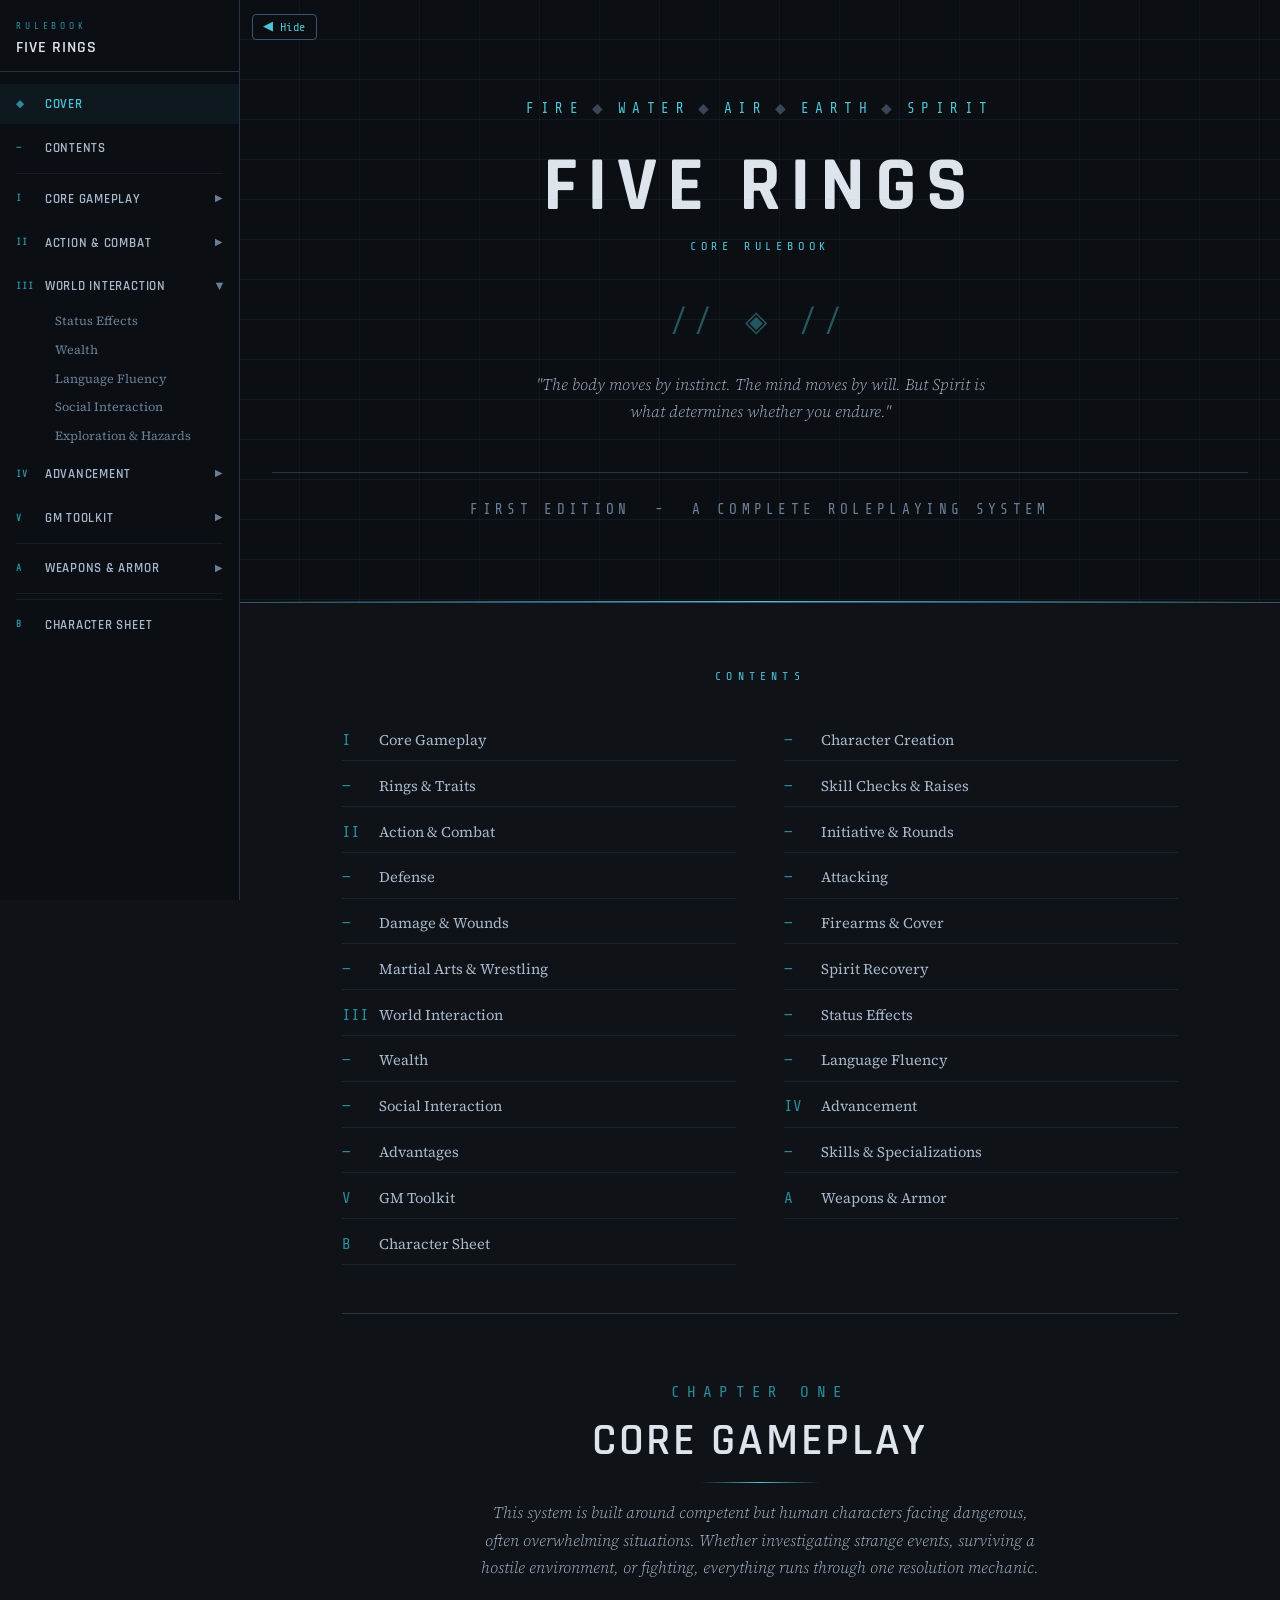
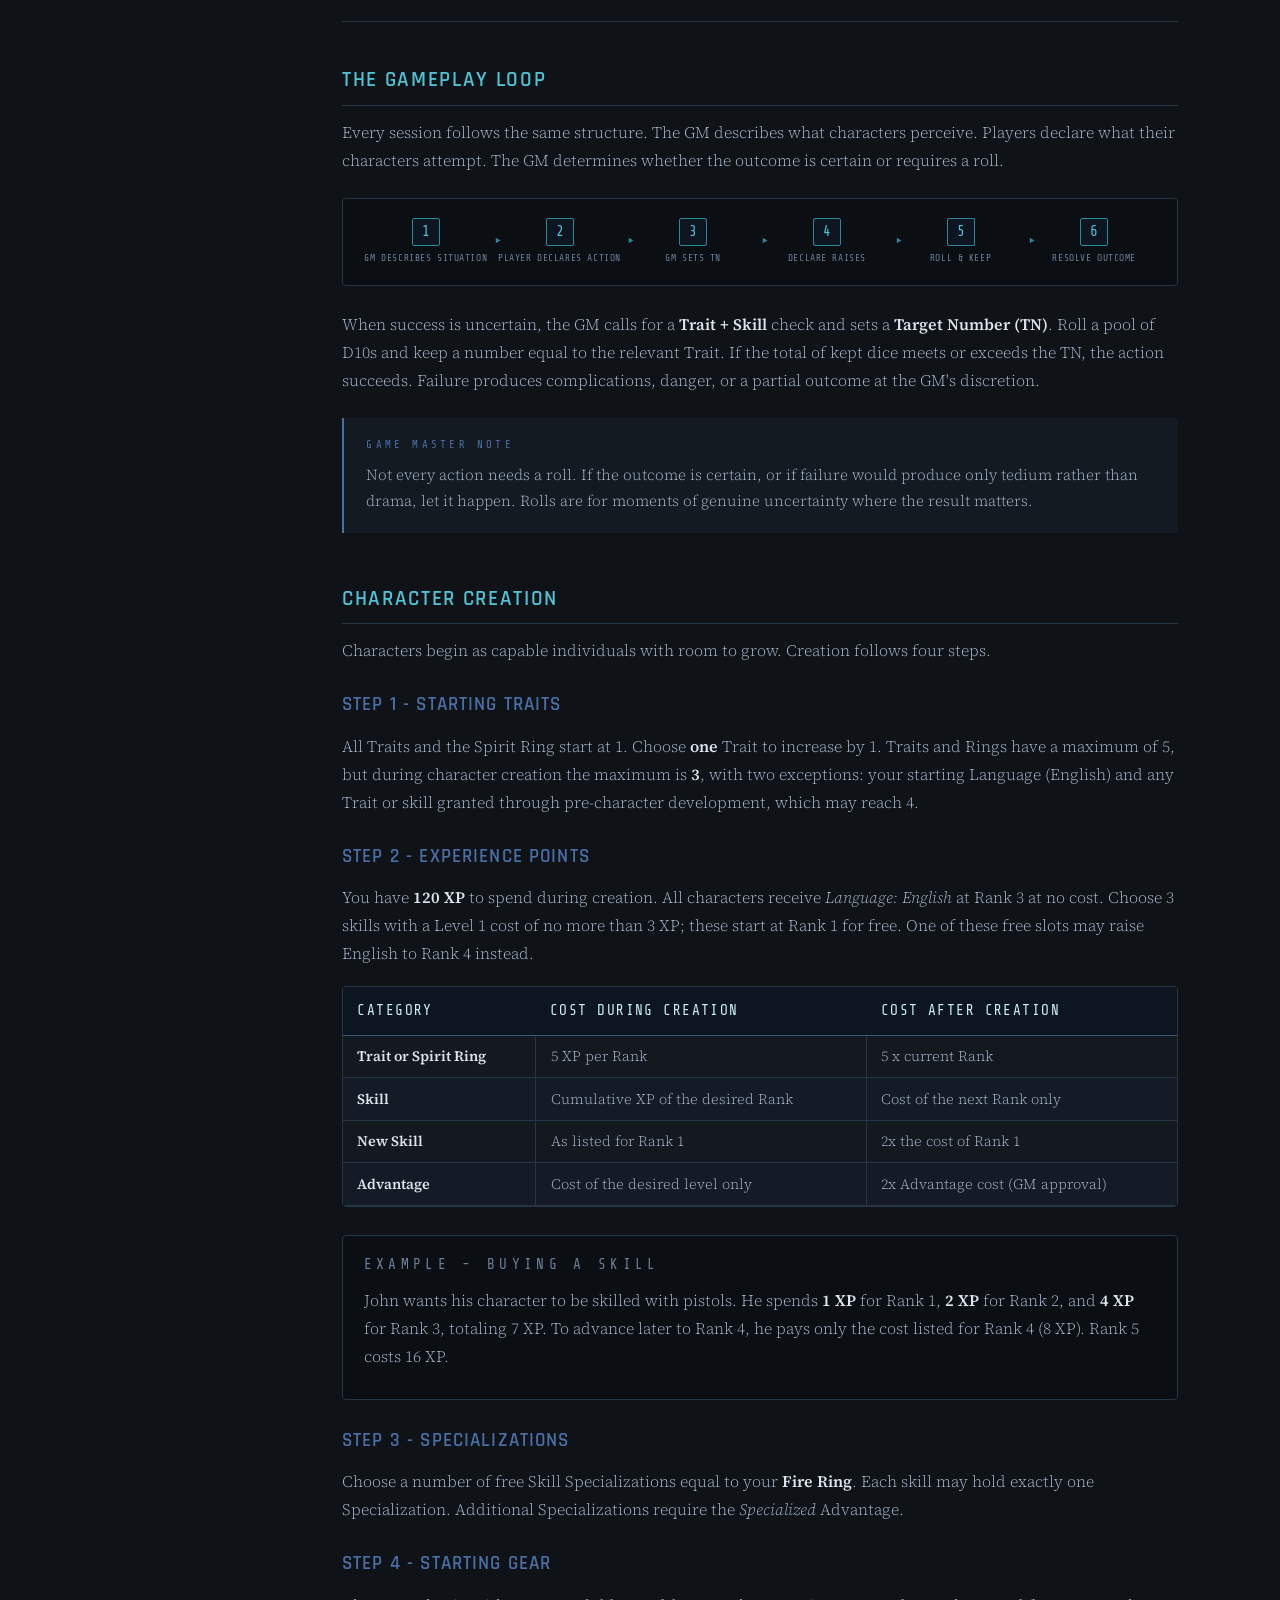
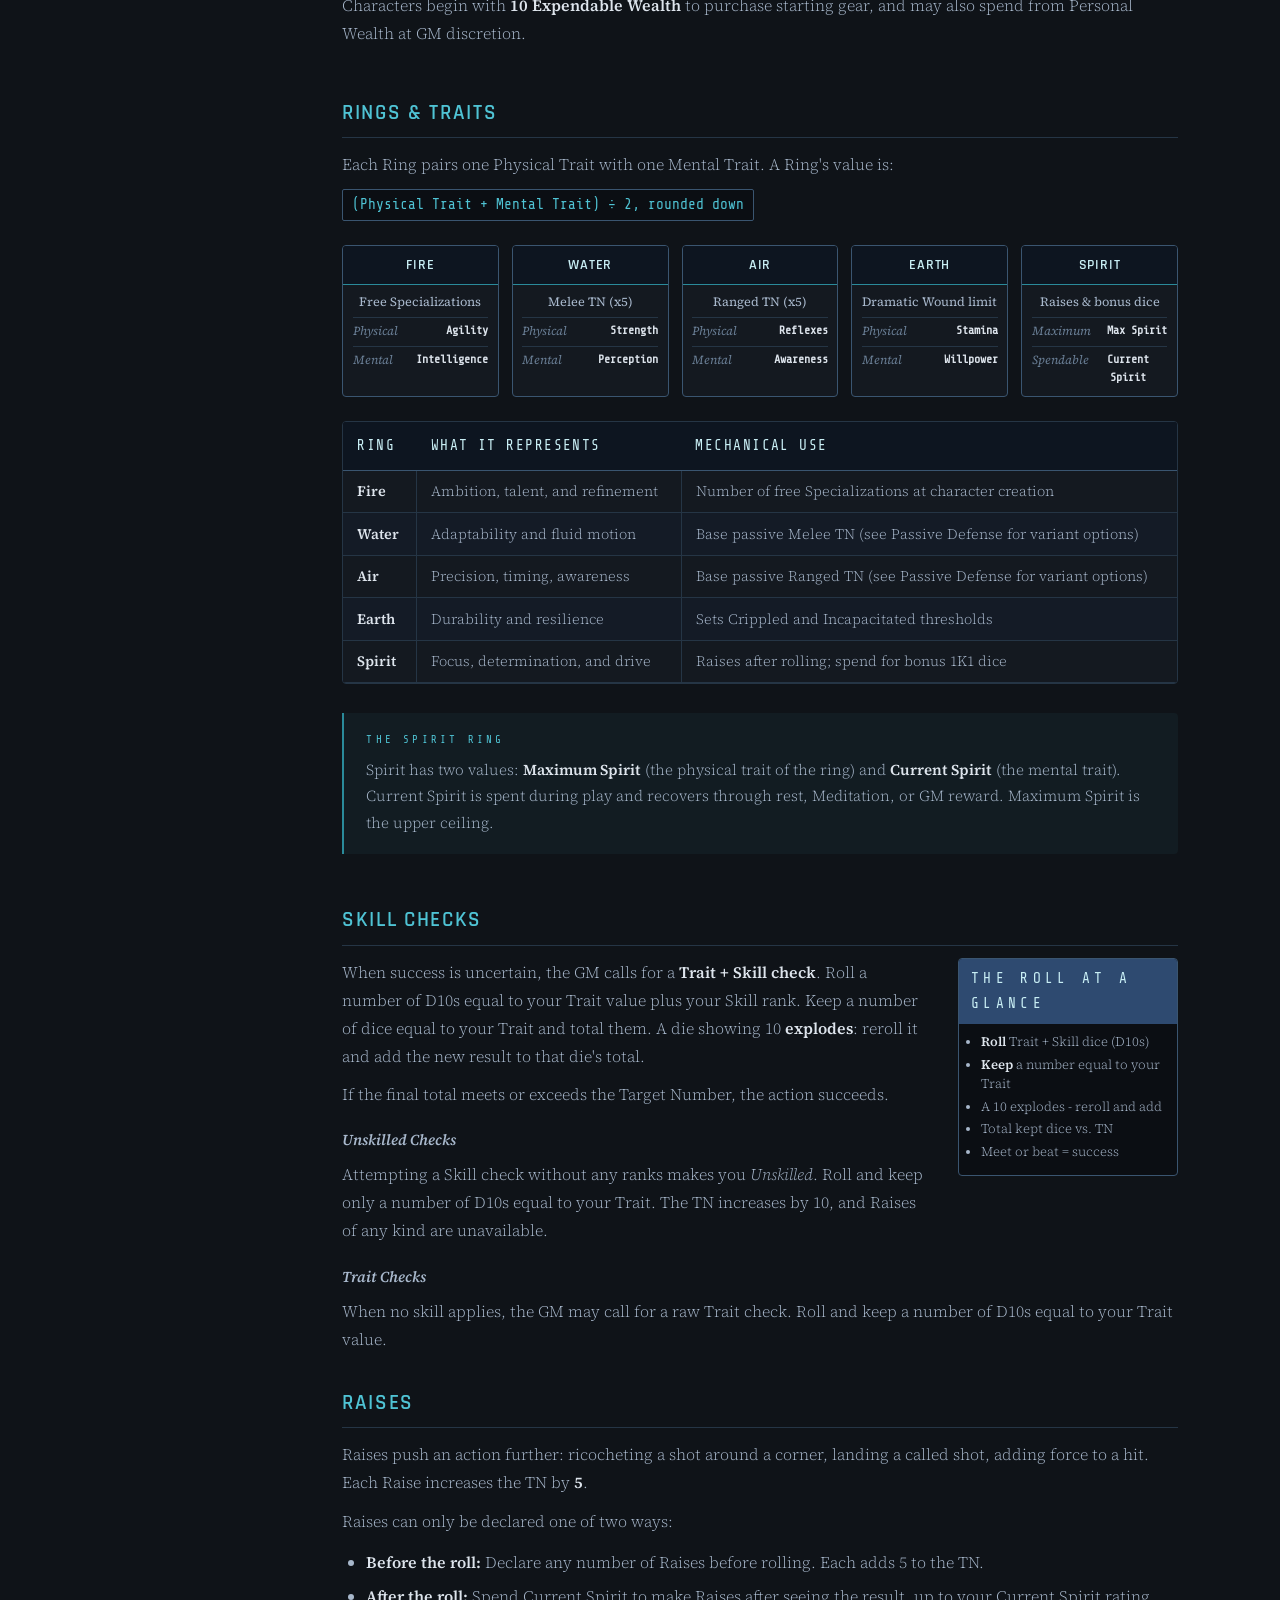
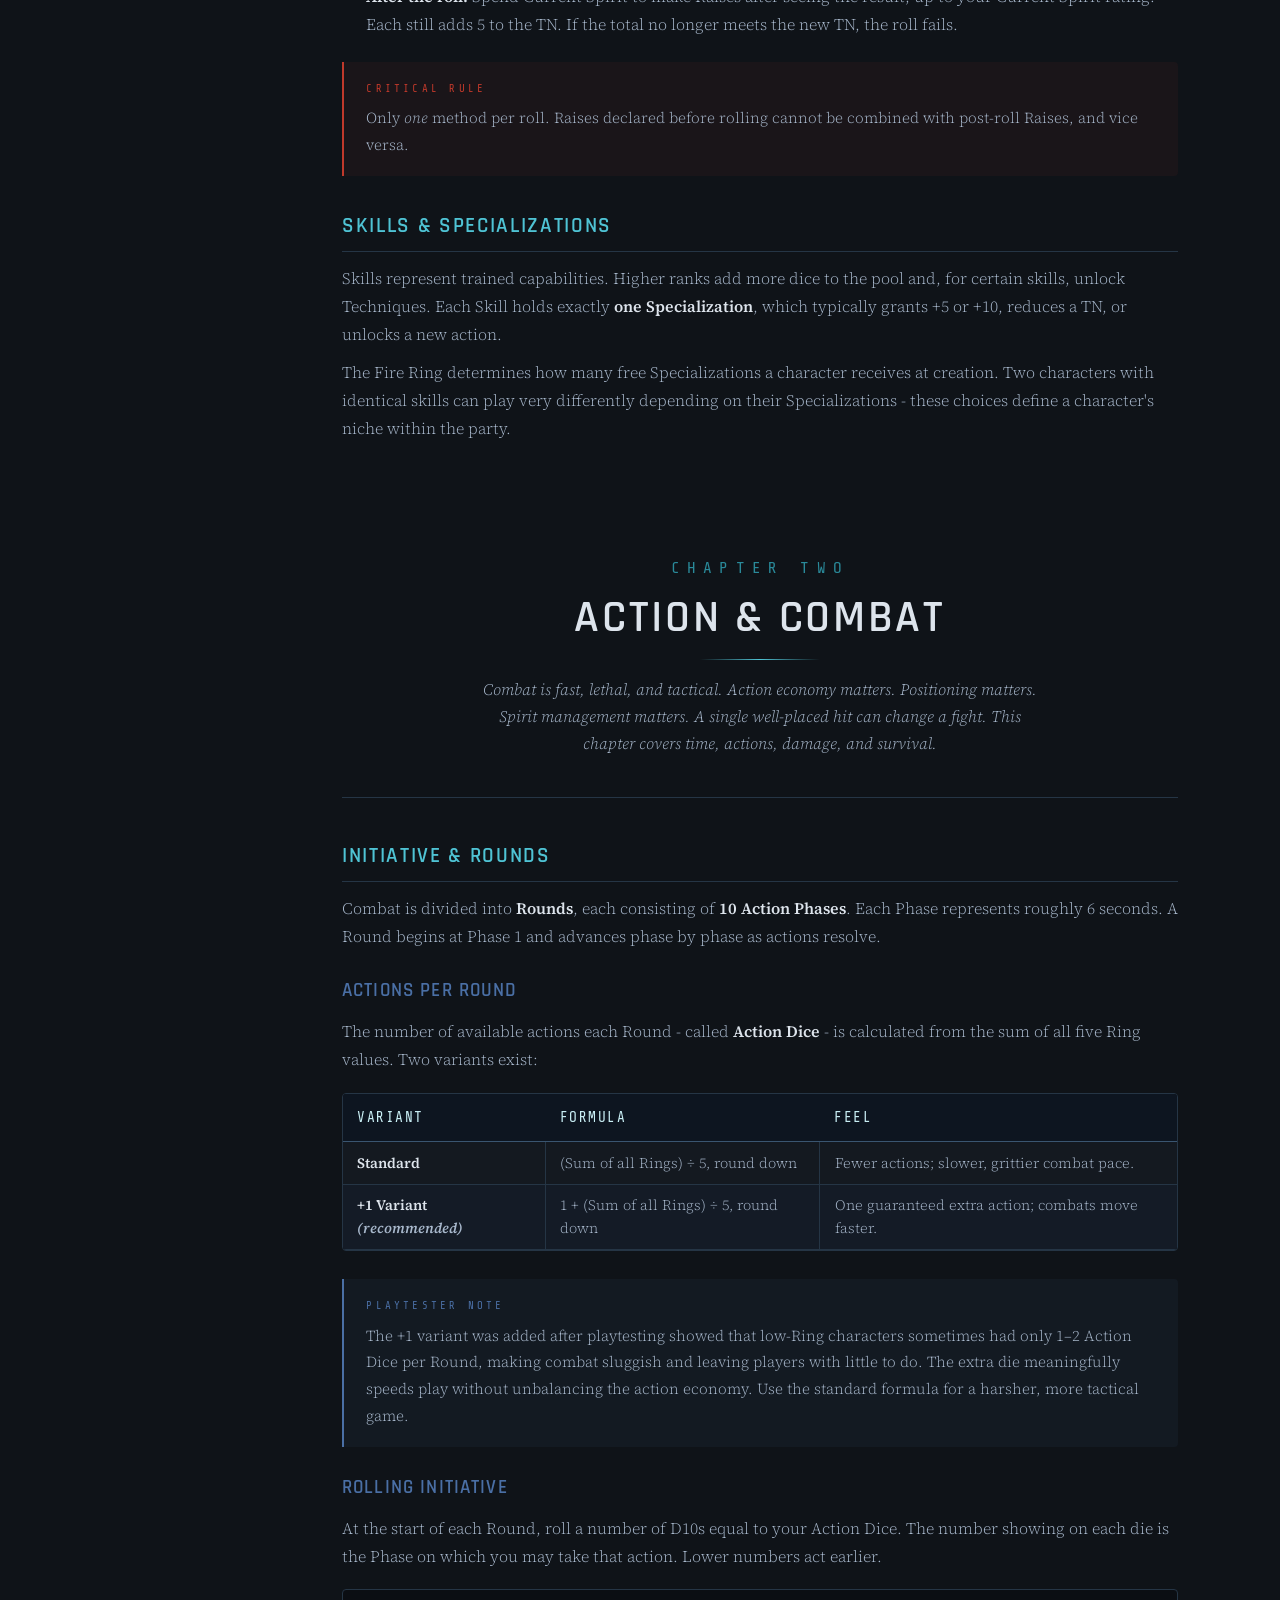
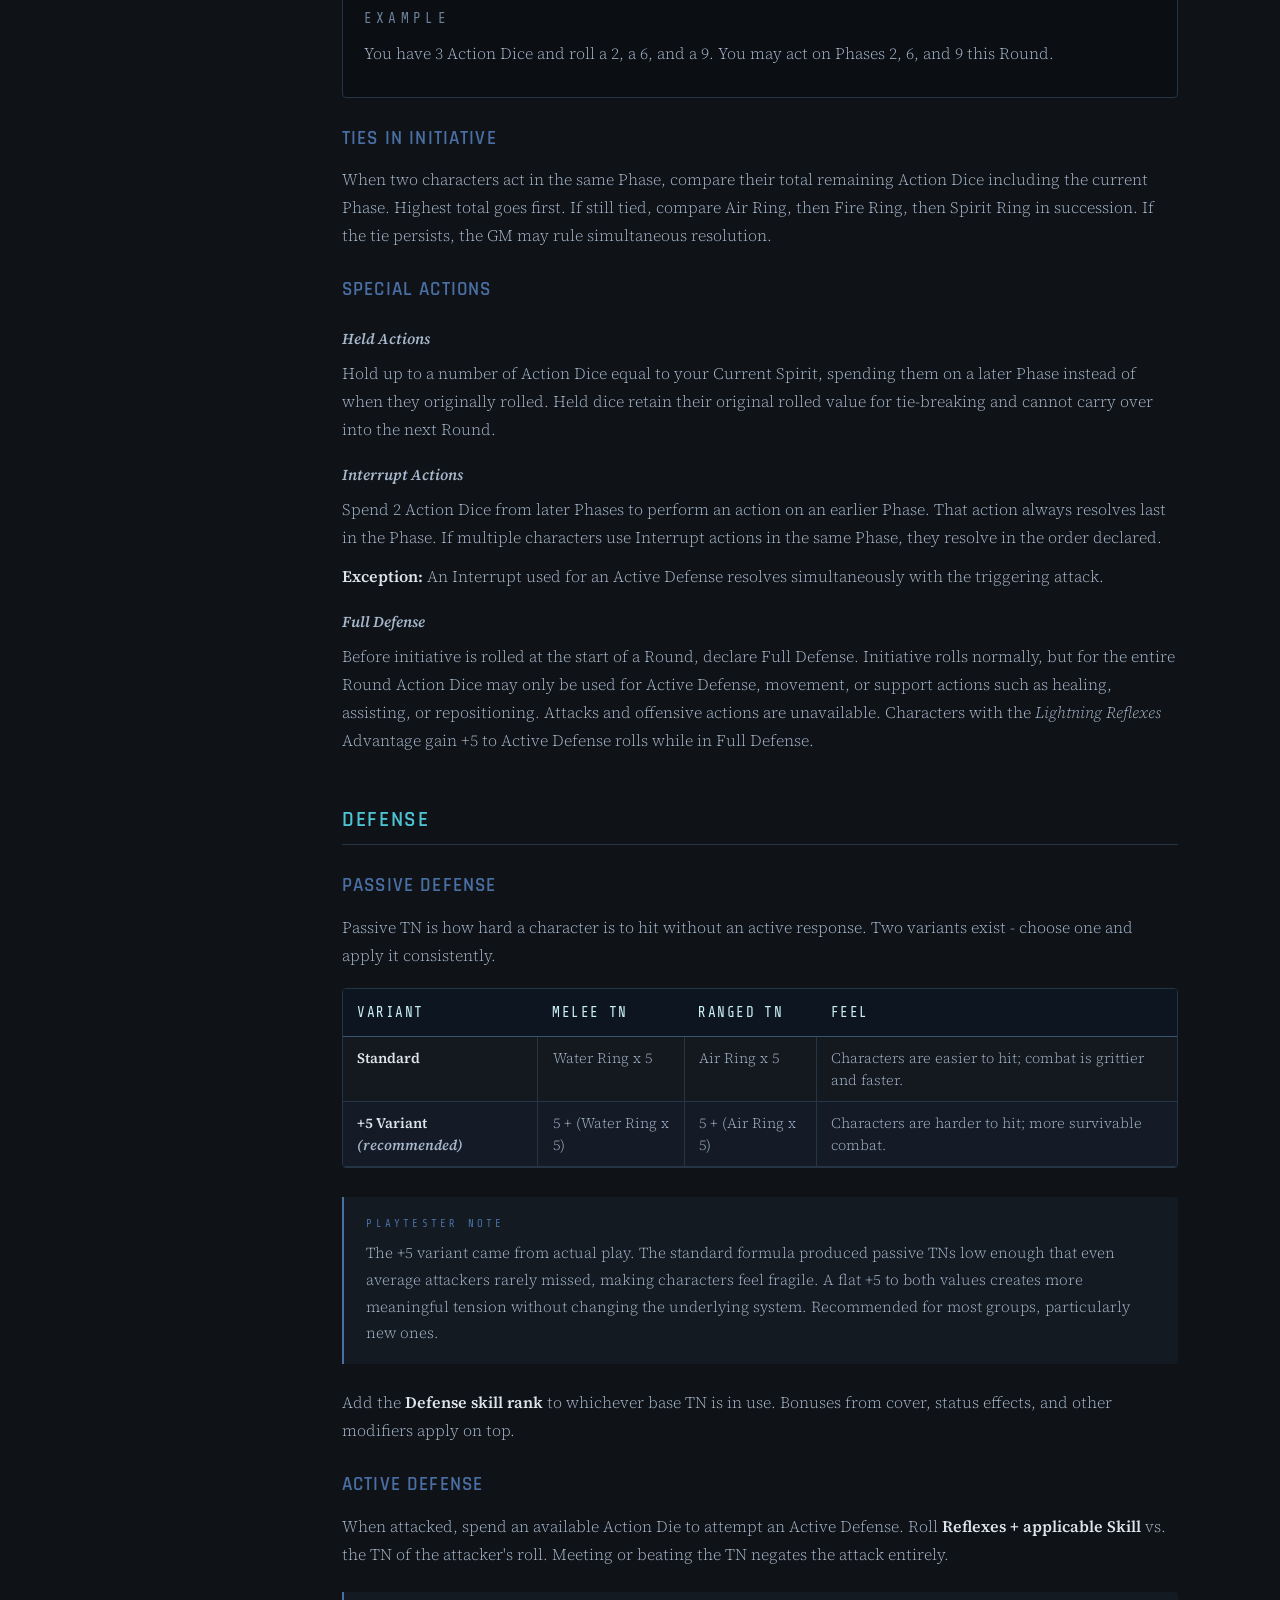
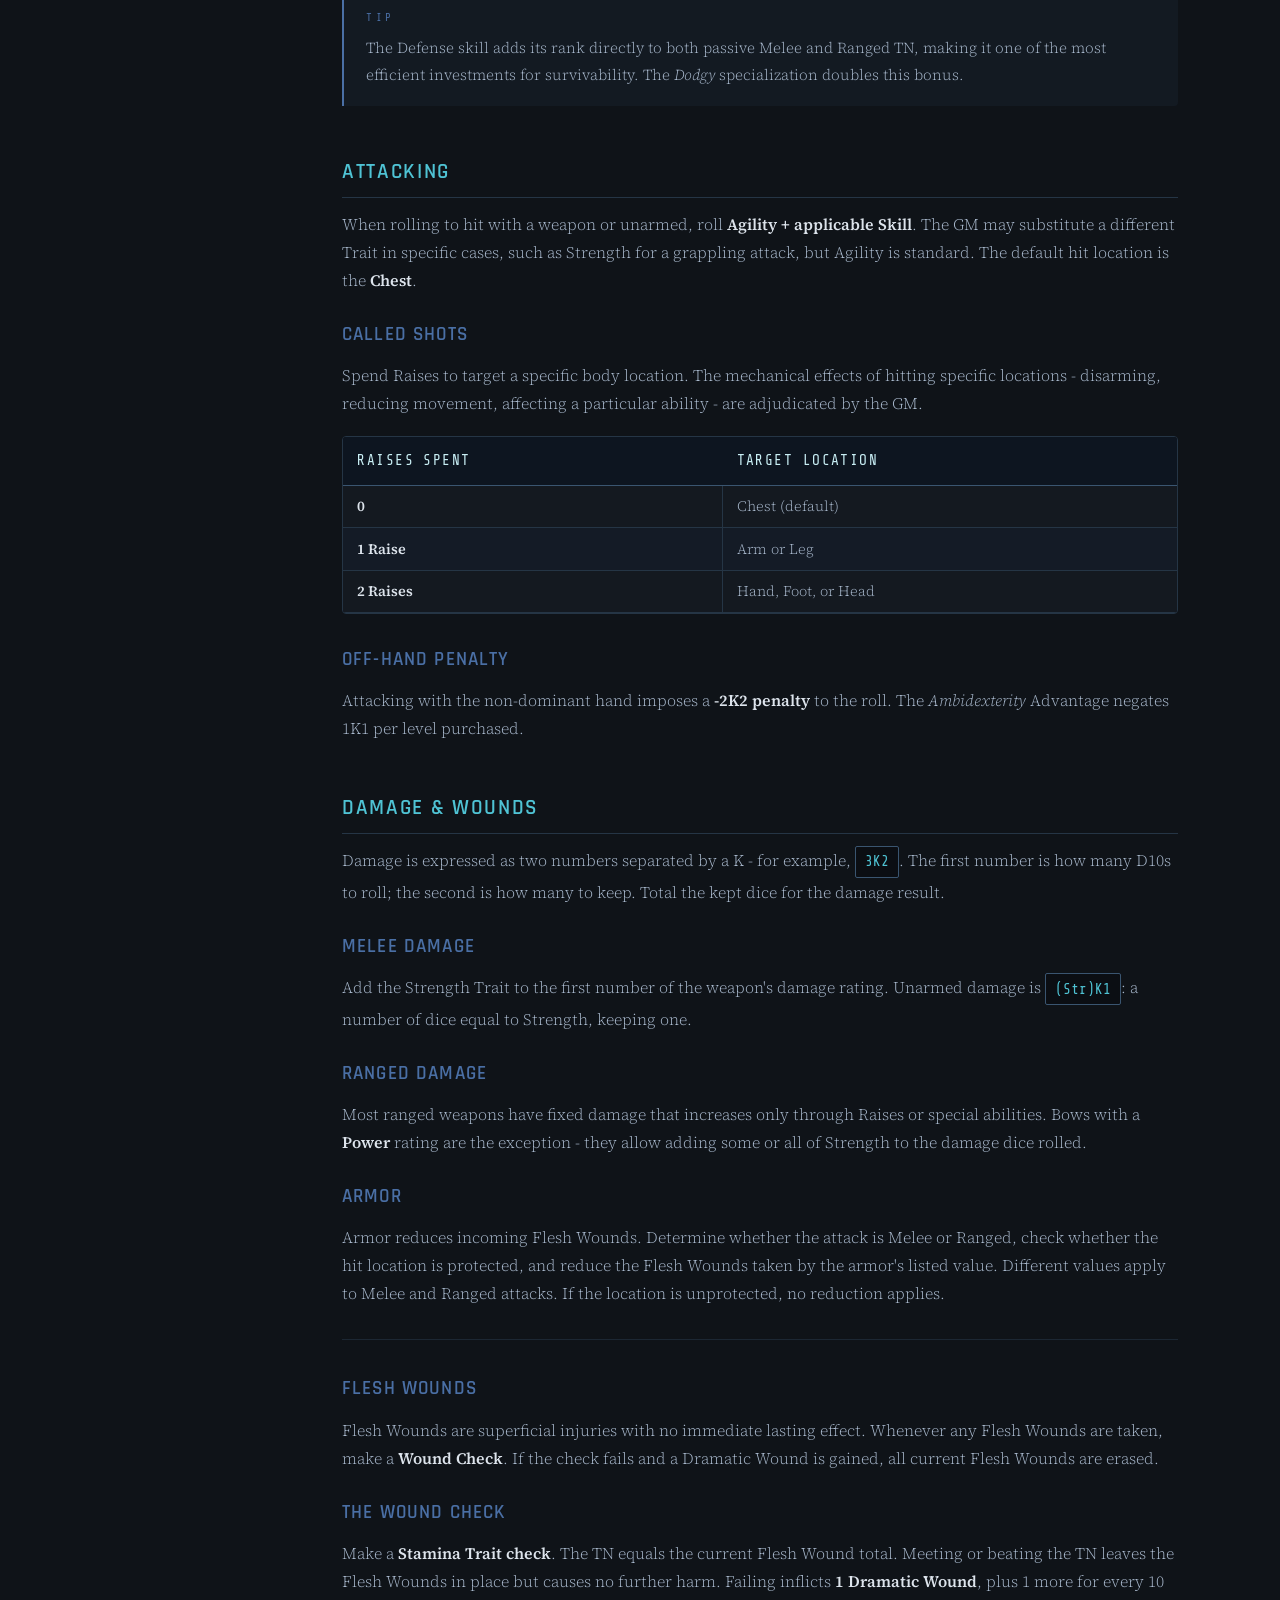
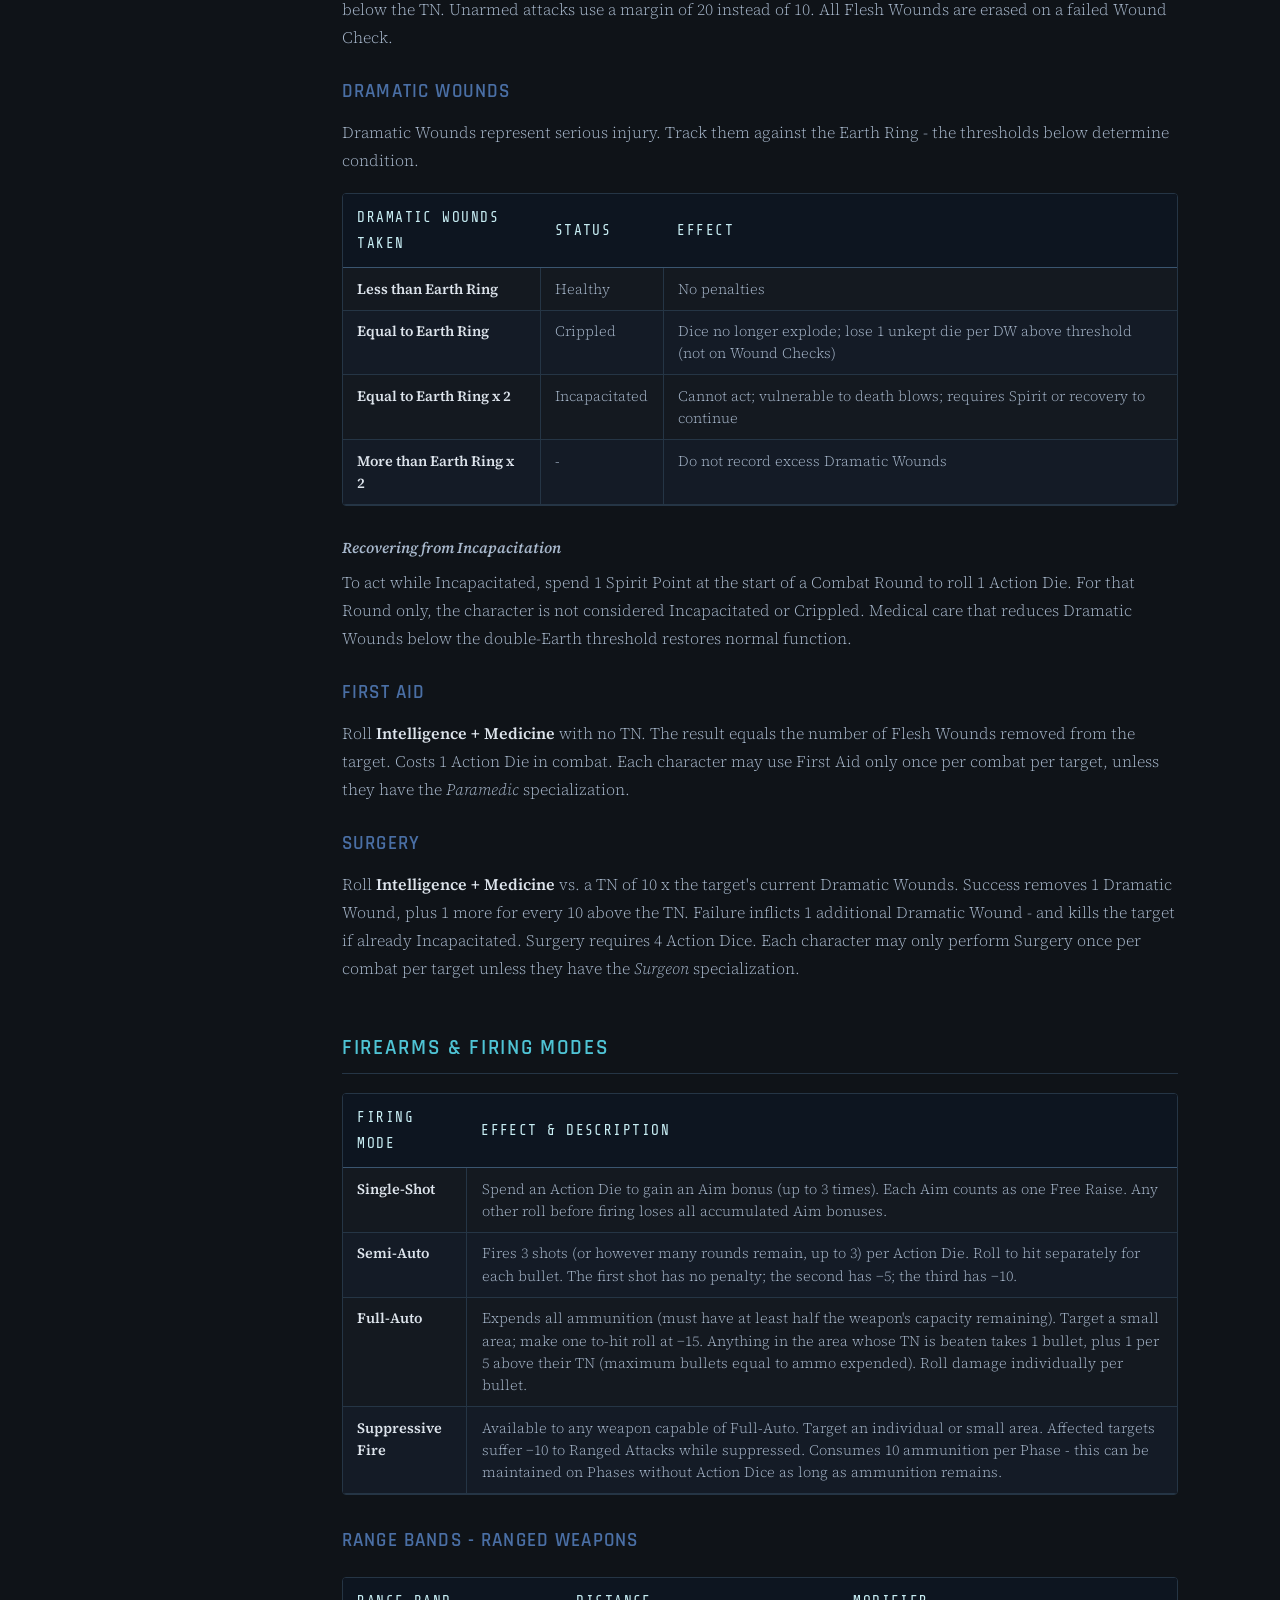
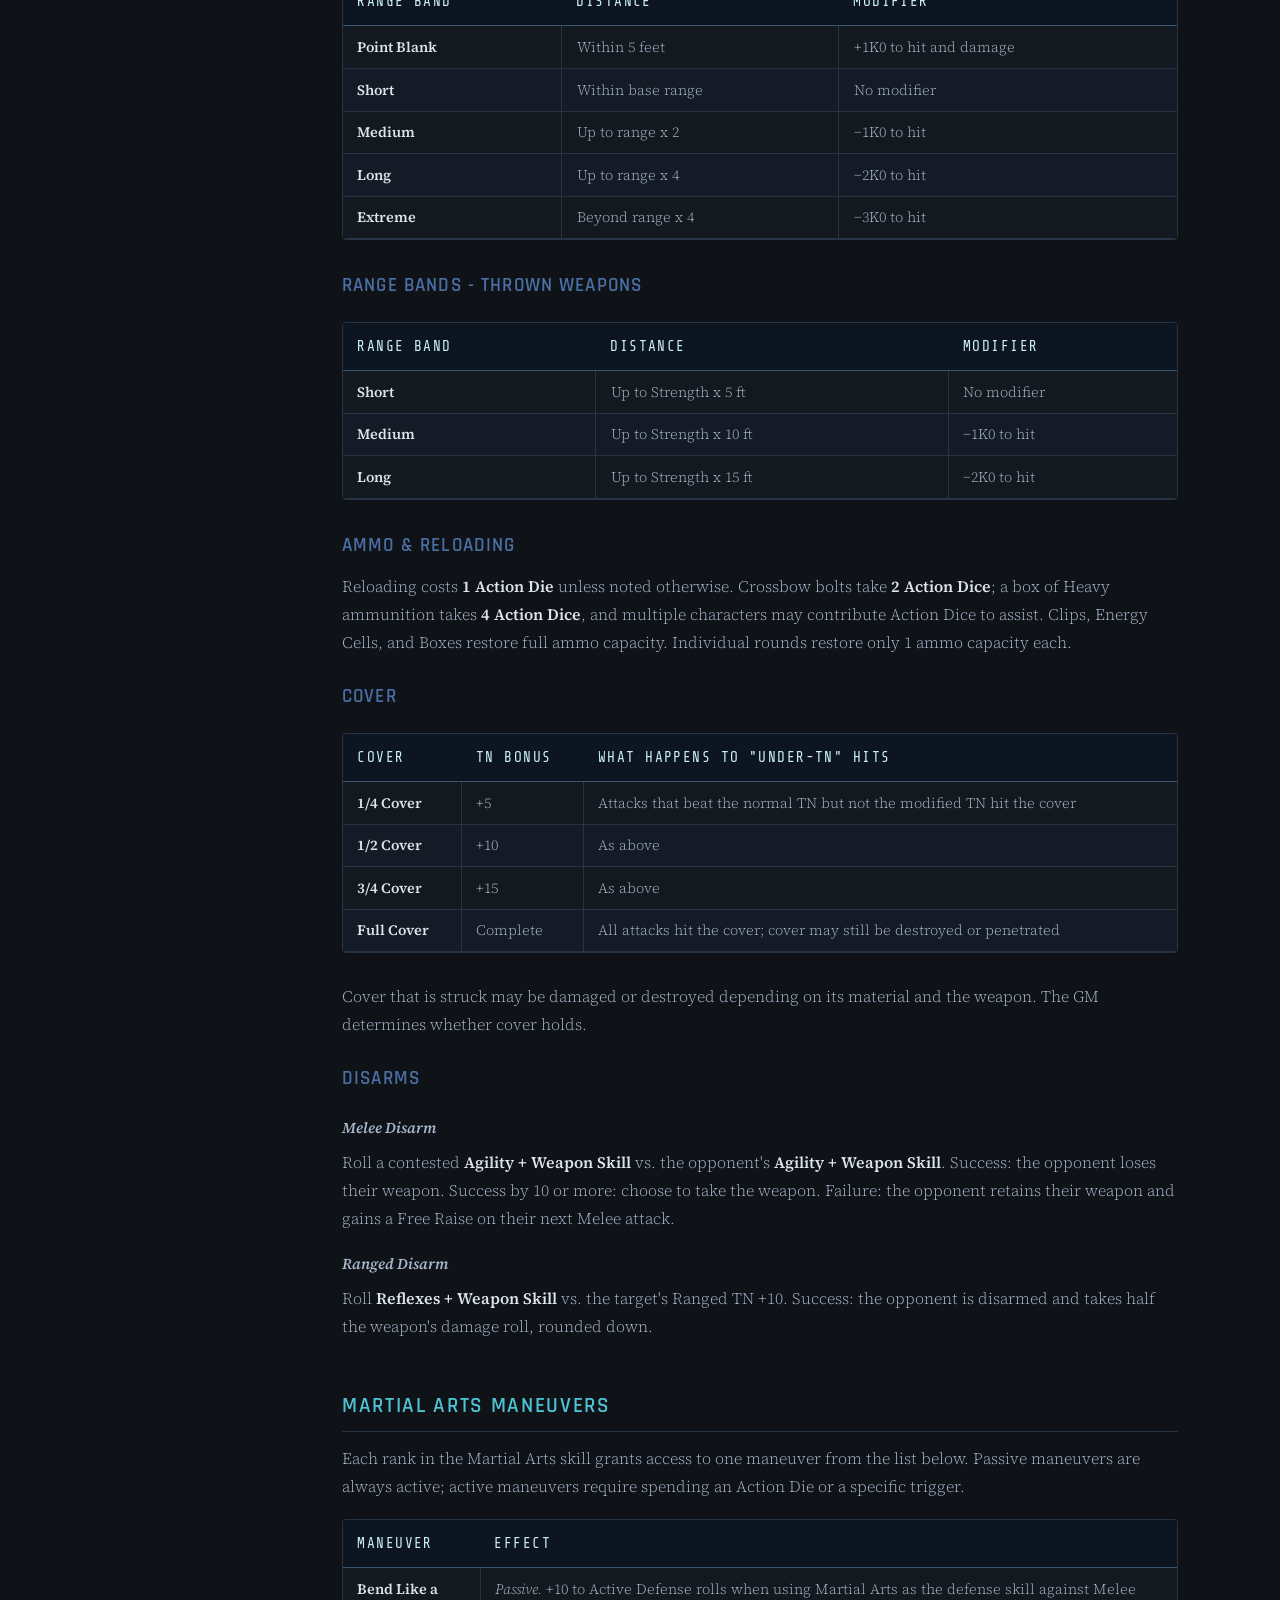
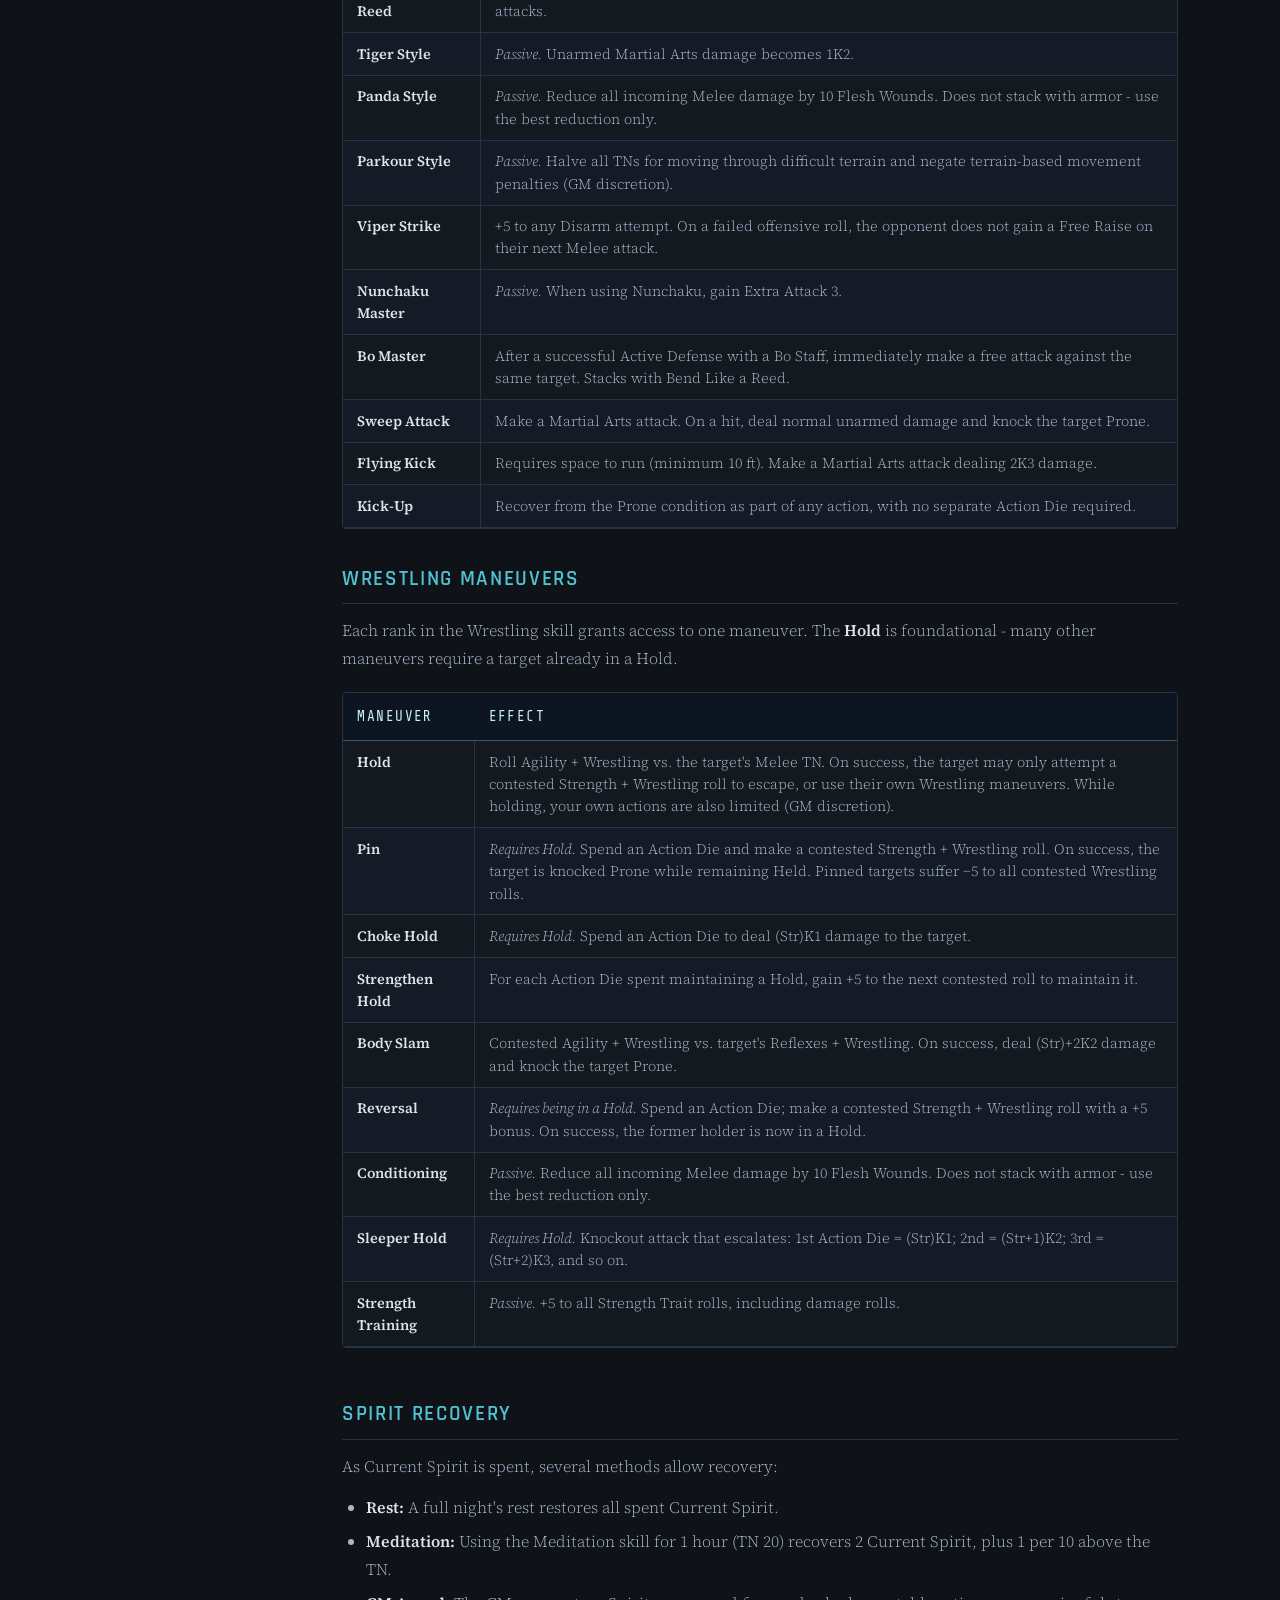
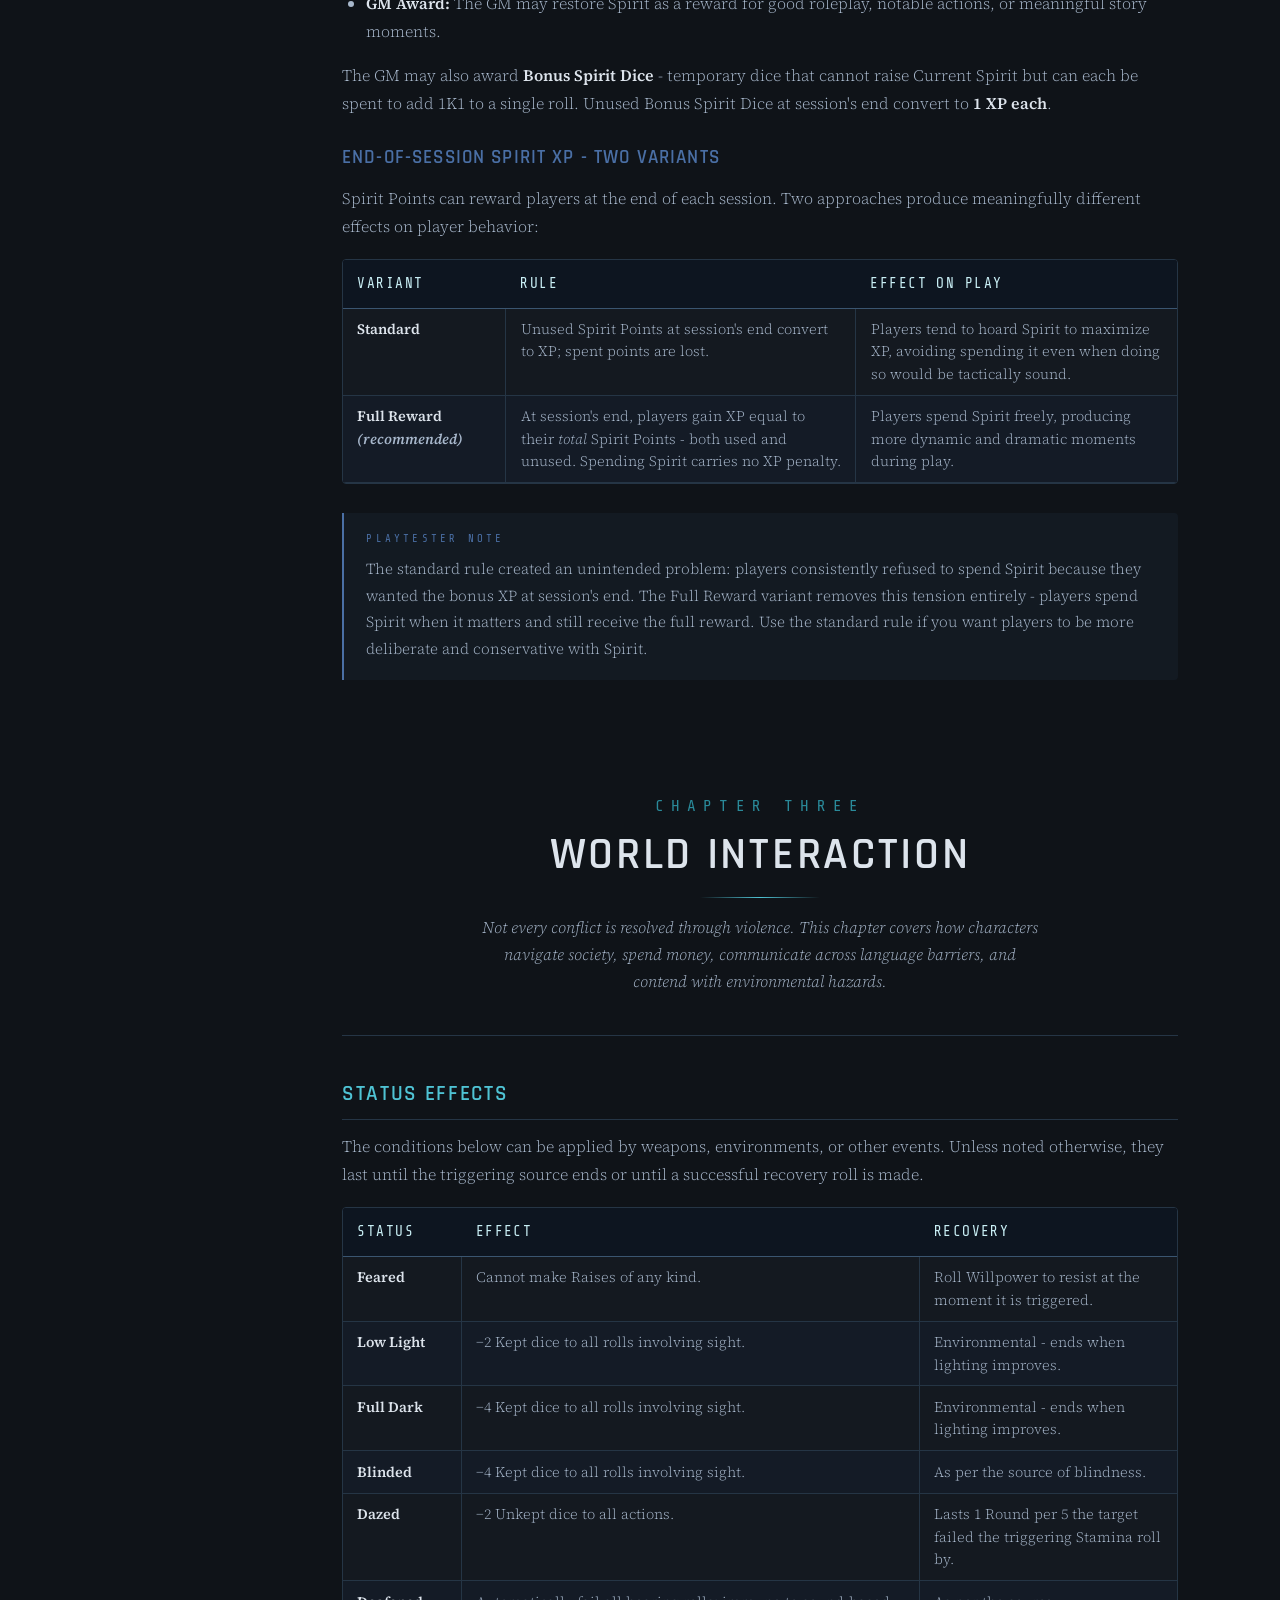
<file: index.html>
<!DOCTYPE html>
<html lang="en">
<head>
<meta charset="UTF-8">
<meta name="viewport" content="width=device-width, initial-scale=1.0">
<title>Five Rings - Core Rulebook</title>
<link href="https://fonts.googleapis.com/css2?family=Rajdhani:wght@400;500;600;700&family=Share+Tech+Mono&family=Source+Serif+4:ital,wght@0,300;0,400;0,600;1,300;1,400&display=swap" rel="stylesheet">
<link rel="stylesheet" href="style.css">
</head>
<body>
<!-- SIDEBAR -->
<nav class="sidebar" id="sidebar" aria-label="Chapter navigation">
  <div class="sidebar-header">
    <div class="sidebar-title">Rulebook</div>
    <div class="sidebar-name">Five Rings</div>
  </div>
  <div class="sidebar-nav">

    <div class="nav-chapter" id="nav-cover">
      <a href="#cover" class="nav-chapter-link">
        <span class="nav-chapter-num">◆︎</span>
        Cover
      </a>
    </div>
    <div class="nav-chapter" id="nav-toc">
      <a href="#toc" class="nav-chapter-link">
        <span class="nav-chapter-num">—</span>
        Contents
      </a>
    </div>

    <div class="nav-divider"></div>

    <div class="nav-chapter" id="nav-ch1">
      <a class="nav-chapter-link" data-chapter="nav-ch1" href="#chapter-1">
        <span class="nav-chapter-num">I</span>
        Core Gameplay
        <span class="nav-chapter-arrow">▶</span>
      </a>
      <div class="nav-sections">
        <a href="#chapter-1" class="nav-section-link">The Gameplay Loop</a>
        <a href="#character-creation" class="nav-section-link">Character Creation</a>
        <a href="#rings-traits" class="nav-section-link">Rings &amp; Traits</a>
        <a href="#skill-checks" class="nav-section-link">Skill Checks &amp; Raises</a>
        <a href="#skill-checks" class="nav-section-link">Skills &amp; Specializations</a>
      </div>
    </div>

    <div class="nav-chapter" id="nav-ch2">
      <a class="nav-chapter-link" data-chapter="nav-ch2" href="#chapter-2">
        <span class="nav-chapter-num">II</span>
        Action &amp; Combat
        <span class="nav-chapter-arrow">▶</span>
      </a>
      <div class="nav-sections">
        <a href="#initiative" class="nav-section-link">Initiative &amp; Rounds</a>
        <a href="#initiative" class="nav-section-link">Defense</a>
        <a href="#initiative" class="nav-section-link">Attacking</a>
        <a href="#damage" class="nav-section-link">Damage &amp; Wounds</a>
        <a href="#firearms" class="nav-section-link">Firearms &amp; Cover</a>
        <a href="#martial-arts" class="nav-section-link">Martial Arts &amp; Wrestling</a>
        <a href="#martial-arts" class="nav-section-link">Spirit Recovery</a>
      </div>
    </div>

    <div class="nav-chapter" id="nav-ch3">
      <a class="nav-chapter-link" data-chapter="nav-ch3" href="#chapter-3">
        <span class="nav-chapter-num">III</span>
        World Interaction
        <span class="nav-chapter-arrow">▶</span>
      </a>
      <div class="nav-sections">
        <a href="#status-effects" class="nav-section-link">Status Effects</a>
        <a href="#wealth" class="nav-section-link">Wealth</a>
        <a href="#languages" class="nav-section-link">Language Fluency</a>
        <a href="#languages" class="nav-section-link">Social Interaction</a>
        <a href="#languages" class="nav-section-link">Exploration &amp; Hazards</a>
      </div>
    </div>

    <div class="nav-chapter" id="nav-ch4">
      <a class="nav-chapter-link" data-chapter="nav-ch4" href="#chapter-4">
        <span class="nav-chapter-num">IV</span>
        Advancement
        <span class="nav-chapter-arrow">▶</span>
      </a>
      <div class="nav-sections">
        <a href="#chapter-4" class="nav-section-link">Earning &amp; Spending XP</a>
        <a href="#advantages" class="nav-section-link">Advantages</a>
        <a href="#skills-list" class="nav-section-link">Skills</a>
      </div>
    </div>

    <div class="nav-chapter" id="nav-ch5">
      <a class="nav-chapter-link" data-chapter="nav-ch5" href="#chapter-5">
        <span class="nav-chapter-num">V</span>
        GM Toolkit
        <span class="nav-chapter-arrow">▶</span>
      </a>
      <div class="nav-sections">
        <a href="#chapter-5" class="nav-section-link">Setting Target Numbers</a>
        <a href="#chapter-5" class="nav-section-link">Healing &amp; Recovery</a>
        <a href="#chapter-5" class="nav-section-link">Encounter Design</a>
        <a href="#chapter-5" class="nav-section-link">Spirit as Narrative Tool</a>
        <a href="#chapter-5" class="nav-section-link">Story &amp; Session Guidance</a>
      </div>
    </div>

    <div class="nav-divider"></div>

    <div class="nav-chapter" id="nav-app">
      <a class="nav-chapter-link" data-chapter="nav-app" href="#equipment">
        <span class="nav-chapter-num">A</span>
        Weapons &amp; Armor
        <span class="nav-chapter-arrow">▶</span>
      </a>
      <div class="nav-sections">
        <a href="#equipment" class="nav-section-link">Melee Weapons</a>
        <a href="#equipment" class="nav-section-link">Ranged Weapons</a>
        <a href="#equipment" class="nav-section-link">Special Properties</a>
        <a href="#equipment" class="nav-section-link">Armor</a>
        <a href="#equipment" class="nav-section-link">Equipment &amp; Addons</a>
      </div>
    </div>


    <div class="nav-divider"></div>

    <div class="nav-divider"></div>
    <div class="nav-chapter" id="nav-sheet">
      <a class="nav-chapter-link" href="#char-sheet">
        <span class="nav-chapter-num">B</span>
        Character Sheet
      </a>
    </div>
  </div>
</nav>

<!-- TOGGLE BUTTON -->
<button class="sidebar-toggle" id="sidebar-toggle" aria-label="Toggle navigation">
  <span class="toggle-icon">◀</span>
  <span class="toggle-label">Hide</span>
</button>

<!-- MAIN CONTENT WRAPPER -->
<div class="main-content" id="main-content">

<!-- COVER -->
<div class="cover" id="cover">
  <svg class="cover-grid" xmlns="http://www.w3.org/2000/svg" aria-hidden="true">
    <defs>
      <pattern id="grid-h" x="0" y="0" width="1" height="40" patternUnits="userSpaceOnUse">
        <line x1="0" y1="39.5" x2="10000" y2="39.5" stroke="rgba(79,195,212,0.07)" stroke-width="1"/>
      </pattern>
      <pattern id="grid-v" x="0" y="0" width="60" height="1" patternUnits="userSpaceOnUse">
        <line x1="59.5" y1="0" x2="59.5" y2="10000" stroke="rgba(79,195,212,0.05)" stroke-width="1"/>
      </pattern>
    </defs>
    <rect width="100%" height="100%" fill="url(#grid-h)"/>
    <rect width="100%" height="100%" fill="url(#grid-v)"/>
  </svg>
  <div class="cover-rings">
    <span class="active">Fire</span>
    <span>◆︎</span>
    <span class="active">Water</span>
    <span>◆︎</span>
    <span class="active">Air</span>
    <span>◆︎</span>
    <span class="active">Earth</span>
    <span>◆︎</span>
    <span class="active">Spirit</span>
  </div>
  <h1>Five Rings</h1>
  <div class="cover-subtitle">Core Rulebook</div>
  <div class="cover-ornament">// ◈ //</div>
  <p class="cover-tagline"><em>"The body moves by instinct. The mind moves by will. But Spirit is what determines whether you endure."</em></p>
  <div class="cover-edition">First Edition &nbsp;-&nbsp; A Complete Roleplaying System</div>
</div>

<!-- TABLE OF CONTENTS -->
<div class="page-wrap">
  <div class="toc-section" id="toc">
    <div class="toc-title">Contents</div>
    <div class="toc-grid">
      <a href="#chapter-1" class="toc-item"><span class="toc-item-num">I</span><span class="toc-item-name">Core Gameplay</span></a>
      <a href="#character-creation" class="toc-item"><span class="toc-item-num">—</span><span class="toc-item-name">Character Creation</span></a>
      <a href="#rings-traits" class="toc-item"><span class="toc-item-num">—</span><span class="toc-item-name">Rings &amp; Traits</span></a>
      <a href="#skill-checks" class="toc-item"><span class="toc-item-num">—</span><span class="toc-item-name">Skill Checks &amp; Raises</span></a>
      <a href="#chapter-2" class="toc-item"><span class="toc-item-num">II</span><span class="toc-item-name">Action &amp; Combat</span></a>
      <a href="#initiative" class="toc-item"><span class="toc-item-num">—</span><span class="toc-item-name">Initiative &amp; Rounds</span></a>
      <a href="#defense" class="toc-item"><span class="toc-item-num">—</span><span class="toc-item-name">Defense</span></a>
      <a href="#attacking" class="toc-item"><span class="toc-item-num">—</span><span class="toc-item-name">Attacking</span></a>
      <a href="#damage" class="toc-item"><span class="toc-item-num">—</span><span class="toc-item-name">Damage &amp; Wounds</span></a>
      <a href="#firearms" class="toc-item"><span class="toc-item-num">—</span><span class="toc-item-name">Firearms &amp; Cover</span></a>
      <a href="#martial-arts" class="toc-item"><span class="toc-item-num">—</span><span class="toc-item-name">Martial Arts &amp; Wrestling</span></a>
      <a href="#spirit-recovery" class="toc-item"><span class="toc-item-num">—</span><span class="toc-item-name">Spirit Recovery</span></a>
      <a href="#chapter-3" class="toc-item"><span class="toc-item-num">III</span><span class="toc-item-name">World Interaction</span></a>
      <a href="#status-effects" class="toc-item"><span class="toc-item-num">—</span><span class="toc-item-name">Status Effects</span></a>
      <a href="#wealth" class="toc-item"><span class="toc-item-num">—</span><span class="toc-item-name">Wealth</span></a>
      <a href="#languages" class="toc-item"><span class="toc-item-num">—</span><span class="toc-item-name">Language Fluency</span></a>
      <a href="#social" class="toc-item"><span class="toc-item-num">—</span><span class="toc-item-name">Social Interaction</span></a>
      <a href="#chapter-4" class="toc-item"><span class="toc-item-num">IV</span><span class="toc-item-name">Advancement</span></a>
      <a href="#advantages" class="toc-item"><span class="toc-item-num">—</span><span class="toc-item-name">Advantages</span></a>
      <a href="#skills-list" class="toc-item"><span class="toc-item-num">—</span><span class="toc-item-name">Skills &amp; Specializations</span></a>
      <a href="#chapter-5" class="toc-item"><span class="toc-item-num">V</span><span class="toc-item-name">GM Toolkit</span></a>
      <a href="#equipment" class="toc-item"><span class="toc-item-num">A</span><span class="toc-item-name">Weapons &amp; Armor</span></a>
      <a href="#char-sheet" class="toc-item"><span class="toc-item-num">B</span><span class="toc-item-name">Character Sheet</span></a>
    </div>
  </div>

  <!-- CHAPTER I - CORE GAMEPLAY -->
  <div id="chapter-1" class="chapter-break">
    <div class="chapter-number">Chapter One</div>
    <h1 class="chapter-title">Core Gameplay</h1>
    <div class="chapter-rule"></div>
    <p class="chapter-intro">This system is built around competent but human characters facing dangerous, often overwhelming
      situations. Whether investigating strange events, surviving a hostile environment, or fighting, everything runs
      through one resolution mechanic.</p>
    </div>

  <!-- THE GAMEPLAY LOOP -->
  <div class="section">
    <h2 class="section-head">The Gameplay Loop</h2>
    <p>Every session follows the same structure. The GM describes what characters perceive. Players declare what their
      characters attempt. The GM determines whether the outcome is certain or requires a roll.</p>

    <div class="combat-flow">
      <div class="flow-steps">
        <div class="flow-step">
          <div class="flow-step-num">1</div>
          <div class="flow-step-label">GM Describes Situation</div>
        </div>
        <div class="flow-step">
          <div class="flow-step-num">2</div>
          <div class="flow-step-label">Player Declares Action</div>
        </div>
        <div class="flow-step">
          <div class="flow-step-num">3</div>
          <div class="flow-step-label">GM Sets TN</div>
        </div>
        <div class="flow-step">
          <div class="flow-step-num">4</div>
          <div class="flow-step-label">Declare Raises</div>
        </div>
        <div class="flow-step">
          <div class="flow-step-num">5</div>
          <div class="flow-step-label">Roll &amp; Keep</div>
        </div>
        <div class="flow-step">
          <div class="flow-step-num">6</div>
          <div class="flow-step-label">Resolve Outcome</div>
        </div>
      </div>
    </div>

    <p>When success is uncertain, the GM calls for a <strong>Trait + Skill</strong> check and sets a <strong>Target Number
        (TN)</strong>. Roll a pool of D10s and keep a number equal to the relevant Trait. If the total of kept dice meets or
      exceeds the TN, the action succeeds. Failure produces complications, danger, or a partial outcome at the GM's
      discretion.</p>

    <div class="callout tip">
      <div class="callout-label">Game Master Note</div>
      <p>Not every action needs a roll. If the outcome is certain, or if failure would produce only tedium rather than drama,
        let it happen. Rolls are for moments of genuine uncertainty where the result matters.</p>
    </div>
  </div>

  <!-- CHARACTER CREATION -->
  <div id="character-creation" class="section">
    <h2 class="section-head">Character Creation</h2>
    <p>Characters begin as capable individuals with room to grow. Creation follows four steps.</p>

    <h3 class="subsection-head">Step 1 - Starting Traits</h3>
    <p>All Traits and the Spirit Ring start at 1. Choose <strong>one</strong> Trait to increase by 1. Traits and Rings have
      a maximum of 5, but during character creation the maximum is <strong>3</strong>, with two exceptions: your starting
      Language (English) and any Trait or skill granted through pre-character development, which may reach 4.</p>

    <h3 class="subsection-head">Step 2 - Experience Points</h3>
    <p>You have <strong>120 XP</strong> to spend during creation. All characters receive <em>Language: English</em> at Rank
      3 at no cost. Choose 3 skills with a Level 1 cost of no more than 3 XP; these start at Rank 1 for free. One of these
      free slots may raise English to Rank 4 instead.</p>

    <div class="table-wrap">
      <table>
        <thead><tr><th>Category</th><th>Cost During Creation</th><th>Cost After Creation</th></tr></thead>
        <tbody>
          <tr><td>Trait or Spirit Ring</td><td>5 XP per Rank</td><td>5 x current Rank</td></tr>
          <tr><td>Skill</td><td>Cumulative XP of the desired Rank</td><td>Cost of the next Rank only</td></tr>
          <tr><td>New Skill</td><td>As listed for Rank 1</td><td>2x the cost of Rank 1</td></tr>
          <tr><td>Advantage</td><td>Cost of the desired level only</td><td>2x Advantage cost (GM approval)</td></tr>
        </tbody>
      </table>
    </div>

    <div class="example">
      <div class="example-label">Example - Buying a Skill</div>
      <p>John wants his character to be skilled with pistols. He spends <strong>1 XP</strong> for Rank 1, <strong>2
          XP</strong> for Rank 2, and <strong>4 XP</strong> for Rank 3, totaling 7 XP. To advance later to Rank 4, he pays
        only the cost listed for Rank 4 (8 XP). Rank 5 costs 16 XP.</p>
    </div>

    <h3 class="subsection-head">Step 3 - Specializations</h3>
    <p>Choose a number of free Skill Specializations equal to your <strong>Fire Ring</strong>. Each skill may hold exactly
      one Specialization. Additional Specializations require the <em>Specialized</em> Advantage.</p>

    <h3 class="subsection-head">Step 4 - Starting Gear</h3>
    <p>Characters begin with <strong>10 Expendable Wealth</strong> to purchase starting gear, and may also spend from Personal Wealth at GM discretion.</p>
  </div>

  <!-- RINGS & TRAITS -->
  <div id="rings-traits" class="section">
    <h2 class="section-head">Rings &amp; Traits</h2>
    <p>Each Ring pairs one Physical Trait with one Mental Trait. A Ring's value is:</p>
    <p><span class="formula">(Physical Trait + Mental Trait) ÷ 2, rounded down</span></p>

    <div class="rings-display">
      <div class="ring-card">
        <div class="ring-card-head">Fire</div>
        <div class="ring-card-body">
          Free Specializations
          <div class="ring-card-trait"><span>Physical</span><span>Agility</span></div>
          <div class="ring-card-trait"><span>Mental</span><span>Intelligence</span></div>
        </div>
      </div>
      <div class="ring-card">
        <div class="ring-card-head">Water</div>
        <div class="ring-card-body">
          Melee TN (x5)
          <div class="ring-card-trait"><span>Physical</span><span>Strength</span></div>
          <div class="ring-card-trait"><span>Mental</span><span>Perception</span></div>
        </div>
      </div>
      <div class="ring-card">
        <div class="ring-card-head">Air</div>
        <div class="ring-card-body">
          Ranged TN (x5)
          <div class="ring-card-trait"><span>Physical</span><span>Reflexes</span></div>
          <div class="ring-card-trait"><span>Mental</span><span>Awareness</span></div>
        </div>
      </div>
      <div class="ring-card">
        <div class="ring-card-head">Earth</div>
        <div class="ring-card-body">
          Dramatic Wound limit
          <div class="ring-card-trait"><span>Physical</span><span>Stamina</span></div>
          <div class="ring-card-trait"><span>Mental</span><span>Willpower</span></div>
        </div>
      </div>
      <div class="ring-card">
        <div class="ring-card-head">Spirit</div>
        <div class="ring-card-body">
          Raises &amp; bonus dice
          <div class="ring-card-trait"><span>Maximum</span><span>Max Spirit</span></div>
          <div class="ring-card-trait"><span>Spendable</span><span>Current Spirit</span></div>
        </div>
      </div>
    </div>

    <div class="table-wrap">
      <table>
        <thead><tr><th>Ring</th><th>What It Represents</th><th>Mechanical Use</th></tr></thead>
        <tbody>
          <tr><td>Fire</td><td>Ambition, talent, and refinement</td><td>Number of free Specializations at character creation</td></tr>
          <tr><td>Water</td><td>Adaptability and fluid motion</td><td>Base passive Melee TN (see Passive Defense for variant options)</td></tr>
          <tr><td>Air</td><td>Precision, timing, awareness</td><td>Base passive Ranged TN (see Passive Defense for variant options)</td></tr>
          <tr><td>Earth</td><td>Durability and resilience</td><td>Sets Crippled and Incapacitated thresholds</td></tr>
          <tr><td>Spirit</td><td>Focus, determination, and drive</td><td>Raises after rolling; spend for bonus 1K1 dice</td></tr>
        </tbody>
      </table>
    </div>

    <div class="callout">
      <div class="callout-label">The Spirit Ring</div>
      <p>Spirit has two values: <strong>Maximum Spirit</strong> (the physical trait of the ring) and <strong>Current
          Spirit</strong> (the mental trait). Current Spirit is spent during play and recovers through rest, Meditation, or GM
        reward. Maximum Spirit is the upper ceiling.</p>
    </div>
  </div>

  <!-- SKILL CHECKS -->
  <div id="skill-checks" class="section">
    <h2 class="section-head">Skill Checks</h2>

    <div class="quick-ref">
      <div class="quick-ref-head">The Roll at a Glance</div>
      <ul>
        <li><strong>Roll</strong> Trait + Skill dice (D10s)</li>
        <li><strong>Keep</strong> a number equal to your Trait</li>
        <li>A 10 explodes - reroll and add</li>
        <li>Total kept dice vs. TN</li>
        <li>Meet or beat = success</li>
      </ul>
    </div>

    <p>When success is uncertain, the GM calls for a <strong>Trait + Skill check</strong>. Roll a number of D10s equal to
      your Trait value plus your Skill rank. Keep a number of dice equal to your Trait and total them. A die showing 10
      <strong>explodes</strong>: reroll it and add the new result to that die's total.</p>
    
    <p>If the final total meets or exceeds the Target Number, the action succeeds.</p>
    
    <h4 class="sub-sub-head">Unskilled Checks</h4>
    <p>Attempting a Skill check without any ranks makes you <em>Unskilled</em>. Roll and keep only a number of D10s equal to
      your Trait. The TN increases by 10, and Raises of any kind are unavailable.</p>
    
    <h4 class="sub-sub-head">Trait Checks</h4>
    <p>When no skill applies, the GM may call for a raw Trait check. Roll and keep a number of D10s equal to your Trait
      value.</p>
    
    <h2 class="section-head">Raises</h2>
    <p>Raises push an action further: ricocheting a shot around a corner, landing a called shot, adding force to a hit. Each
      Raise increases the TN by <strong>5</strong>.</p>
    
    <p>Raises can only be declared one of two ways:</p>
    <ul>
      <li><strong>Before the roll:</strong> Declare any number of Raises before rolling. Each adds 5 to the TN.</li>
      <li><strong>After the roll:</strong> Spend Current Spirit to make Raises after seeing the result, up to your Current
        Spirit rating. Each still adds 5 to the TN. If the total no longer meets the new TN, the roll fails.</li>
    </ul>

    <div class="callout rule">
      <div class="callout-label">Critical Rule</div>
      <p>Only <em>one</em> method per roll. Raises declared before rolling cannot be combined with post-roll Raises, and vice versa.</p>
    </div>

    <h2 class="section-head" style="margin-top:2rem;">Skills &amp; Specializations</h2>
    <p>Skills represent trained capabilities. Higher ranks add more dice to the pool and, for certain skills, unlock
      Techniques. Each Skill holds exactly <strong>one Specialization</strong>, which typically grants +5 or +10, reduces a
      TN, or unlocks a new action.</p>
    <p>The Fire Ring determines how many free Specializations a character receives at creation. Two characters with
      identical skills can play very differently depending on their Specializations - these choices define a character's
      niche within the party.</p>
  </div>

  <!-- CHAPTER II - ACTION & COMBAT -->
  <div id="chapter-2" class="chapter-break">
    <div class="chapter-number">Chapter Two</div>
    <h1 class="chapter-title">Action &amp; Combat</h1>
    <div class="chapter-rule"></div>
    <p class="chapter-intro">Combat is fast, lethal, and tactical. Action economy matters. Positioning matters. Spirit
      management matters. A single well-placed hit can change a fight. This chapter covers time, actions, damage, and
      survival.</p>
  </div>

  <div id="initiative" class="section">
    <h2 class="section-head">Initiative &amp; Rounds</h2>
    <p>Combat is divided into <strong>Rounds</strong>, each consisting of <strong>10 Action Phases</strong>. Each Phase
      represents roughly 6 seconds. A Round begins at Phase 1 and advances phase by phase as actions resolve.</p>
    
    <h3 class="subsection-head">Actions per Round</h3>
    <p>The number of available actions each Round - called <strong>Action Dice</strong> - is calculated from the sum of all
      five Ring values. Two variants exist:</p>

    <div class="table-wrap">
      <table>
        <thead><tr><th>Variant</th><th>Formula</th><th>Feel</th></tr></thead>
        <tbody>
          <tr>
            <td><strong>Standard</strong></td>
            <td>(Sum of all Rings) ÷ 5, round down</td>
            <td>Fewer actions; slower, grittier combat pace.</td>
          </tr>
          <tr>
            <td><strong>+1 Variant</strong> <em>(recommended)</em></td>
            <td>1 + (Sum of all Rings) ÷ 5, round down</td>
            <td>One guaranteed extra action; combats move faster.</td>
          </tr>
        </tbody>
      </table>
    </div>

    <div class="callout tip">
      <div class="callout-label">Playtester Note</div>
      <p>The +1 variant was added after playtesting showed that low-Ring characters sometimes had only 1–2 Action Dice per
        Round, making combat sluggish and leaving players with little to do. The extra die meaningfully speeds play without
        unbalancing the action economy. Use the standard formula for a harsher, more tactical game.</p>
    </div>
    
    <h3 class="subsection-head">Rolling Initiative</h3>
    <p>At the start of each Round, roll a number of D10s equal to your Action Dice. The number showing on each die is the
      Phase on which you may take that action. Lower numbers act earlier.</p>
    
    <div class="example">
      <div class="example-label">Example</div>
      <p>You have 3 Action Dice and roll a 2, a 6, and a 9. You may act on Phases 2, 6, and 9 this Round.</p>
    </div>
    
    <h3 class="subsection-head">Ties in Initiative</h3>
    <p>When two characters act in the same Phase, compare their total remaining Action Dice including the current Phase.
      Highest total goes first. If still tied, compare Air Ring, then Fire Ring, then Spirit Ring in succession. If the tie
      persists, the GM may rule simultaneous resolution.</p>
    
    <h3 class="subsection-head">Special Actions</h3>
    
    <h4 class="sub-sub-head">Held Actions</h4>
    <p>Hold up to a number of Action Dice equal to your Current Spirit, spending them on a later Phase instead of when they
      originally rolled. Held dice retain their original rolled value for tie-breaking and cannot carry over into the next
      Round.</p>
    
    <h4 class="sub-sub-head">Interrupt Actions</h4>
    <p>Spend 2 Action Dice from later Phases to perform an action on an earlier Phase. That action always resolves last in
      the Phase. If multiple characters use Interrupt actions in the same Phase, they resolve in the order declared.</p>
    <p><strong>Exception:</strong> An Interrupt used for an Active Defense resolves simultaneously with the triggering
      attack.</p>
    
    <h4 class="sub-sub-head">Full Defense</h4>
    <p>Before initiative is rolled at the start of a Round, declare Full Defense. Initiative rolls normally, but for the
      entire Round Action Dice may only be used for Active Defense, movement, or support actions such as healing, assisting,
      or repositioning. Attacks and offensive actions are unavailable. Characters with the <em>Lightning Reflexes</em>
      Advantage gain +5 to Active Defense rolls while in Full Defense.</p>
    </div>

  <!-- DEFENSIVE OPTIONS -->
  <div class="section">
    <h2 class="section-head">Defense</h2>

    <h3 class="subsection-head">Passive Defense</h3>
    <p>Passive TN is how hard a character is to hit without an active response. Two variants exist - choose one and apply it consistently.</p>

    <div class="table-wrap">
      <table>
        <thead><tr><th>Variant</th><th>Melee TN</th><th>Ranged TN</th><th>Feel</th></tr></thead>
        <tbody>
          <tr><td><strong>Standard</strong></td><td>Water Ring x 5</td><td>Air Ring x 5</td><td>Characters are easier to hit; combat is grittier and faster.</td></tr>
          <tr><td><strong>+5 Variant</strong> <em>(recommended)</em></td><td>5 + (Water Ring x 5)</td><td>5 + (Air Ring x 5)</td><td>Characters are harder to hit; more survivable combat.</td></tr>
        </tbody>
      </table>
    </div>

    <div class="callout tip">
      <div class="callout-label">Playtester Note</div>
      <p>The +5 variant came from actual play. The standard formula produced passive TNs low enough that even average
        attackers rarely missed, making characters feel fragile. A flat +5 to both values creates more meaningful tension
        without changing the underlying system. Recommended for most groups, particularly new ones.</p>
    </div>

    <p>Add the <strong>Defense skill rank</strong> to whichever base TN is in use. Bonuses from cover, status effects, and other modifiers apply on top.</p>

    <h3 class="subsection-head">Active Defense</h3>
    <p>When attacked, spend an available Action Die to attempt an Active Defense. Roll <strong>Reflexes + applicable
        Skill</strong> vs. the TN of the attacker's roll. Meeting or beating the TN negates the attack entirely.</p>

    <div class="callout tip">
      <div class="callout-label">Tip</div>
      <p>The Defense skill adds its rank directly to both passive Melee and Ranged TN, making it one of the most efficient
        investments for survivability. The <em>Dodgy</em> specialization doubles this bonus.</p>
    </div>
  </div>

  <!-- ATTACKING -->
  <div class="section">
    <h2 class="section-head">Attacking</h2>
    <p>When rolling to hit with a weapon or unarmed, roll <strong>Agility + applicable Skill</strong>. The GM may substitute
      a different Trait in specific cases, such as Strength for a grappling attack, but Agility is standard. The default hit
      location is the <strong>Chest</strong>.</p>
    
    <h3 class="subsection-head">Called Shots</h3>
    <p>Spend Raises to target a specific body location. The mechanical effects of hitting specific locations - disarming,
      reducing movement, affecting a particular ability - are adjudicated by the GM.</p>
    <div class="table-wrap">
      <table>
        <thead><tr><th>Raises Spent</th><th>Target Location</th></tr></thead>
        <tbody>
          <tr><td>0</td><td>Chest (default)</td></tr>
          <tr><td>1 Raise</td><td>Arm or Leg</td></tr>
          <tr><td>2 Raises</td><td>Hand, Foot, or Head</td></tr>
        </tbody>
      </table>
    </div>

    <h3 class="subsection-head">Off-Hand Penalty</h3>
    <p>Attacking with the non-dominant hand imposes a <strong>-2K2 penalty</strong> to the roll. The <em>Ambidexterity</em> Advantage negates 1K1 per level purchased.</p>
  </div>

  <!-- DAMAGE & WOUNDS -->
  <div id="damage" class="section">
    <h2 class="section-head">Damage &amp; Wounds</h2>
    <p>Damage is expressed as two numbers separated by a K - for example, <span class="formula">3K2</span>. The first number
      is how many D10s to roll; the second is how many to keep. Total the kept dice for the damage result.</p>
    
    <h3 class="subsection-head">Melee Damage</h3>
    <p>Add the Strength Trait to the first number of the weapon's damage rating. Unarmed damage is <span
        class="formula">(Str)K1</span>: a number of dice equal to Strength, keeping one.</p>
    
    <h3 class="subsection-head">Ranged Damage</h3>
    <p>Most ranged weapons have fixed damage that increases only through Raises or special abilities. Bows with a
      <strong>Power</strong> rating are the exception - they allow adding some or all of Strength to the damage dice rolled.
    </p>
    
    <h3 class="subsection-head">Armor</h3>
    <p>Armor reduces incoming Flesh Wounds. Determine whether the attack is Melee or Ranged, check whether the hit location
      is protected, and reduce the Flesh Wounds taken by the armor's listed value. Different values apply to Melee and
      Ranged attacks. If the location is unprotected, no reduction applies.</p>
    
    <hr class="section-rule">
    
    <h3 class="subsection-head">Flesh Wounds</h3>
    <p>Flesh Wounds are superficial injuries with no immediate lasting effect. Whenever any Flesh Wounds are taken, make a
      <strong>Wound Check</strong>. If the check fails and a Dramatic Wound is gained, all current Flesh Wounds are erased.
    </p>
    
    <h3 class="subsection-head">The Wound Check</h3>
    <p>Make a <strong>Stamina Trait check</strong>. The TN equals the current Flesh Wound total. Meeting or beating the TN
      leaves the Flesh Wounds in place but causes no further harm. Failing inflicts <strong>1 Dramatic Wound</strong>, plus
      1 more for every 10 below the TN. Unarmed attacks use a margin of 20 instead of 10. All Flesh Wounds are erased on a
      failed Wound Check.</p>
    
    <h3 class="subsection-head">Dramatic Wounds</h3>
    <p>Dramatic Wounds represent serious injury. Track them against the Earth Ring - the thresholds below determine
      condition.</p>

    <div class="table-wrap">
      <table>
        <thead><tr><th>Dramatic Wounds Taken</th><th>Status</th><th>Effect</th></tr></thead>
        <tbody>
          <tr><td>Less than Earth Ring</td><td>Healthy</td><td>No penalties</td></tr>
          <tr><td>Equal to Earth Ring</td><td>Crippled</td><td>Dice no longer explode; lose 1 unkept die per DW above threshold (not on Wound Checks)</td></tr>
          <tr><td>Equal to Earth Ring x 2</td><td>Incapacitated</td><td>Cannot act; vulnerable to death blows; requires Spirit or recovery to continue</td></tr>
          <tr><td>More than Earth Ring x 2</td><td>-</td><td>Do not record excess Dramatic Wounds</td></tr>
        </tbody>
      </table>
    </div>

    <h4 class="sub-sub-head">Recovering from Incapacitation</h4>
    <p>To act while Incapacitated, spend 1 Spirit Point at the start of a Combat Round to roll 1 Action Die. For that Round
      only, the character is not considered Incapacitated or Crippled. Medical care that reduces Dramatic Wounds below the
      double-Earth threshold restores normal function.</p>
    
    <h3 class="subsection-head">First Aid</h3>
    <p>Roll <strong>Intelligence + Medicine</strong> with no TN. The result equals the number of Flesh Wounds removed from
      the target. Costs 1 Action Die in combat. Each character may use First Aid only once per combat per target, unless
      they have the <em>Paramedic</em> specialization.</p>
    
    <h3 class="subsection-head">Surgery</h3>
    <p>Roll <strong>Intelligence + Medicine</strong> vs. a TN of 10 x the target's current Dramatic Wounds. Success removes
      1 Dramatic Wound, plus 1 more for every 10 above the TN. Failure inflicts 1 additional Dramatic Wound - and kills the
      target if already Incapacitated. Surgery requires 4 Action Dice. Each character may only perform Surgery once per
      combat per target unless they have the <em>Surgeon</em> specialization.</p>
  </div>

  <!-- FIREARMS & COVER -->
  <div id="firearms" class="section">
    <h2 class="section-head">Firearms &amp; Firing Modes</h2>
    <div class="table-wrap">
      <table>
        <thead><tr><th>Firing Mode</th><th>Effect &amp; Description</th></tr></thead>
        <tbody>
          <tr>
            <td>Single-Shot</td>
            <td>Spend an Action Die to gain an Aim bonus (up to 3 times). Each Aim counts as one Free Raise. Any other roll before firing loses all accumulated Aim bonuses.</td>
          </tr>
          <tr>
            <td>Semi-Auto</td>
            <td>Fires 3 shots (or however many rounds remain, up to 3) per Action Die. Roll to hit separately for each bullet. The first shot has no penalty; the second has −5; the third has −10.</td>
          </tr>
          <tr>
            <td>Full-Auto</td>
            <td>Expends all ammunition (must have at least half the weapon's capacity remaining). Target a small area; make one to-hit roll at −15. Anything in the area whose TN is beaten takes 1 bullet, plus 1 per 5 above their TN (maximum bullets equal to ammo expended). Roll damage individually per bullet.</td>
          </tr>
          <tr>
            <td>Suppressive Fire</td>
            <td>Available to any weapon capable of Full-Auto. Target an individual or small area. Affected targets suffer −10 to Ranged Attacks while suppressed. Consumes 10 ammunition per Phase - this can be maintained on Phases without Action Dice as long as ammunition remains.</td>
          </tr>
        </tbody>
      </table>
    </div>

    <h3 class="subsection-head">Range Bands - Ranged Weapons</h3>
    <div class="table-wrap">
      <table>
        <thead><tr><th>Range Band</th><th>Distance</th><th>Modifier</th></tr></thead>
        <tbody>
          <tr><td>Point Blank</td><td>Within 5 feet</td><td>+1K0 to hit and damage</td></tr>
          <tr><td>Short</td><td>Within base range</td><td>No modifier</td></tr>
          <tr><td>Medium</td><td>Up to range x 2</td><td>−1K0 to hit</td></tr>
          <tr><td>Long</td><td>Up to range x 4</td><td>−2K0 to hit</td></tr>
          <tr><td>Extreme</td><td>Beyond range x 4</td><td>−3K0 to hit</td></tr>
        </tbody>
      </table>
    </div>

    <h3 class="subsection-head">Range Bands - Thrown Weapons</h3>
    <div class="table-wrap">
      <table>
        <thead><tr><th>Range Band</th><th>Distance</th><th>Modifier</th></tr></thead>
        <tbody>
          <tr><td>Short</td><td>Up to Strength x 5 ft</td><td>No modifier</td></tr>
          <tr><td>Medium</td><td>Up to Strength x 10 ft</td><td>−1K0 to hit</td></tr>
          <tr><td>Long</td><td>Up to Strength x 15 ft</td><td>−2K0 to hit</td></tr>
        </tbody>
      </table>
    </div>

    <h3 class="subsection-head">Ammo &amp; Reloading</h3>
    <p>Reloading costs <strong>1 Action Die</strong> unless noted otherwise. Crossbow bolts take <strong>2 Action Dice</strong>; a box of Heavy ammunition takes <strong>4 Action Dice</strong>, and multiple characters may contribute Action Dice to assist. Clips, Energy Cells, and Boxes restore full ammo capacity. Individual rounds restore only 1 ammo capacity each.</p>

    <h3 class="subsection-head">Cover</h3>
    <div class="table-wrap">
      <table>
        <thead><tr><th>Cover</th><th>TN Bonus</th><th>What Happens to "Under-TN" Hits</th></tr></thead>
        <tbody>
          <tr><td>1/4 Cover</td><td>+5</td><td>Attacks that beat the normal TN but not the modified TN hit the cover</td></tr>
          <tr><td>1/2 Cover</td><td>+10</td><td>As above</td></tr>
          <tr><td>3/4 Cover</td><td>+15</td><td>As above</td></tr>
          <tr><td>Full Cover</td><td>Complete</td><td>All attacks hit the cover; cover may still be destroyed or penetrated</td></tr>
        </tbody>
      </table>
    </div>
    <p>Cover that is struck may be damaged or destroyed depending on its material and the weapon. The GM determines whether cover holds.</p>

    <h3 class="subsection-head">Disarms</h3>

    <h4 class="sub-sub-head">Melee Disarm</h4>
    <p>Roll a contested <strong>Agility + Weapon Skill</strong> vs. the opponent's <strong>Agility + Weapon Skill</strong>. Success: the opponent loses their weapon. Success by 10 or more: choose to take the weapon. Failure: the opponent retains their weapon and gains a Free Raise on their next Melee attack.</p>

    <h4 class="sub-sub-head">Ranged Disarm</h4>
    <p>Roll <strong>Reflexes + Weapon Skill</strong> vs. the target's Ranged TN +10. Success: the opponent is disarmed and takes half the weapon's damage roll, rounded down.</p>
  </div>

  <!-- MANEUVERS -->
  <div id="martial-arts" class="section">
    <h2 class="section-head">Martial Arts Maneuvers</h2>
    <p>Each rank in the Martial Arts skill grants access to one maneuver from the list below. Passive maneuvers are always active; active maneuvers require spending an Action Die or a specific trigger.</p>

    <div class="table-wrap">
      <table>
        <thead><tr><th>Maneuver</th><th>Effect</th></tr></thead>
        <tbody>
          <tr><td>Bend Like a Reed</td><td><em>Passive.</em> +10 to Active Defense rolls when using Martial Arts as the defense skill against Melee attacks.</td></tr>
          <tr><td>Tiger Style</td><td><em>Passive.</em> Unarmed Martial Arts damage becomes 1K2.</td></tr>
          <tr><td>Panda Style</td><td><em>Passive.</em> Reduce all incoming Melee damage by 10 Flesh Wounds. Does not stack with armor - use the best reduction only.</td></tr>
          <tr><td>Parkour Style</td><td><em>Passive.</em> Halve all TNs for moving through difficult terrain and negate terrain-based movement penalties (GM discretion).</td></tr>
          <tr><td>Viper Strike</td><td>+5 to any Disarm attempt. On a failed offensive roll, the opponent does not gain a Free Raise on their next Melee attack.</td></tr>
          <tr><td>Nunchaku Master</td><td><em>Passive.</em> When using Nunchaku, gain Extra Attack 3.</td></tr>
          <tr><td>Bo Master</td><td>After a successful Active Defense with a Bo Staff, immediately make a free attack against the same target. Stacks with Bend Like a Reed.</td></tr>
          <tr><td>Sweep Attack</td><td>Make a Martial Arts attack. On a hit, deal normal unarmed damage and knock the target Prone.</td></tr>
          <tr><td>Flying Kick</td><td>Requires space to run (minimum 10 ft). Make a Martial Arts attack dealing 2K3 damage.</td></tr>
          <tr><td>Kick-Up</td><td>Recover from the Prone condition as part of any action, with no separate Action Die required.</td></tr>
        </tbody>
      </table>
    </div>

    <h2 class="section-head">Wrestling Maneuvers</h2>
    <p>Each rank in the Wrestling skill grants access to one maneuver. The <strong>Hold</strong> is foundational - many other maneuvers require a target already in a Hold.</p>

    <div class="table-wrap">
      <table>
        <thead><tr><th>Maneuver</th><th>Effect</th></tr></thead>
        <tbody>
          <tr><td>Hold</td><td>Roll Agility + Wrestling vs. the target's Melee TN. On success, the target may only attempt a contested Strength + Wrestling roll to escape, or use their own Wrestling maneuvers. While holding, your own actions are also limited (GM discretion).</td></tr>
          <tr><td>Pin</td><td><em>Requires Hold.</em> Spend an Action Die and make a contested Strength + Wrestling roll. On success, the target is knocked Prone while remaining Held. Pinned targets suffer −5 to all contested Wrestling rolls.</td></tr>
          <tr><td>Choke Hold</td><td><em>Requires Hold.</em> Spend an Action Die to deal (Str)K1 damage to the target.</td></tr>
          <tr><td>Strengthen Hold</td><td>For each Action Die spent maintaining a Hold, gain +5 to the next contested roll to maintain it.</td></tr>
          <tr><td>Body Slam</td><td>Contested Agility + Wrestling vs. target's Reflexes + Wrestling. On success, deal (Str)+2K2 damage and knock the target Prone.</td></tr>
          <tr><td>Reversal</td><td><em>Requires being in a Hold.</em> Spend an Action Die; make a contested Strength + Wrestling roll with a +5 bonus. On success, the former holder is now in a Hold.</td></tr>
          <tr><td>Conditioning</td><td><em>Passive.</em> Reduce all incoming Melee damage by 10 Flesh Wounds. Does not stack with armor - use the best reduction only.</td></tr>
          <tr><td>Sleeper Hold</td><td><em>Requires Hold.</em> Knockout attack that escalates: 1st Action Die = (Str)K1; 2nd = (Str+1)K2; 3rd = (Str+2)K3, and so on.</td></tr>
          <tr><td>Strength Training</td><td><em>Passive.</em> +5 to all Strength Trait rolls, including damage rolls.</td></tr>
        </tbody>
      </table>
    </div>
  </div>

  <!-- SPIRIT RECOVERY -->
  <div class="section">
    <h2 class="section-head">Spirit Recovery</h2>
    <p>As Current Spirit is spent, several methods allow recovery:</p>
    <ul>
      <li><strong>Rest:</strong> A full night's rest restores all spent Current Spirit.</li>
      <li><strong>Meditation:</strong> Using the Meditation skill for 1 hour (TN 20) recovers 2 Current Spirit, plus 1 per 10 above the TN.</li>
      <li><strong>GM Award:</strong> The GM may restore Spirit as a reward for good roleplay, notable actions, or meaningful story moments.</li>
    </ul>
    <p>The GM may also award <strong>Bonus Spirit Dice</strong> - temporary dice that cannot raise Current Spirit but can each be spent to add 1K1 to a single roll. Unused Bonus Spirit Dice at session's end convert to <strong>1 XP each</strong>.</p>

    <h3 class="subsection-head">End-of-Session Spirit XP - Two Variants</h3>
    <p>Spirit Points can reward players at the end of each session. Two approaches produce meaningfully different effects on player behavior:</p>

    <div class="table-wrap">
      <table>
        <thead><tr><th>Variant</th><th>Rule</th><th>Effect on Play</th></tr></thead>
        <tbody>
          <tr>
            <td><strong>Standard</strong></td>
            <td>Unused Spirit Points at session's end convert to XP; spent points are lost.</td>
            <td>Players tend to hoard Spirit to maximize XP, avoiding spending it even when doing so would be tactically sound.</td>
          </tr>
          <tr>
            <td><strong>Full Reward</strong> <em>(recommended)</em></td>
            <td>At session's end, players gain XP equal to their <em>total</em> Spirit Points - both used and unused. Spending Spirit carries no XP penalty.</td>
            <td>Players spend Spirit freely, producing more dynamic and dramatic moments during play.</td>
          </tr>
        </tbody>
      </table>
    </div>

    <div class="callout tip">
      <div class="callout-label">Playtester Note</div>
      <p>The standard rule created an unintended problem: players consistently refused to spend Spirit because they wanted the bonus XP at session's end. The Full Reward variant removes this tension entirely - players spend Spirit when it matters and still receive the full reward. Use the standard rule if you want players to be more deliberate and conservative with Spirit.</p>
    </div>
  </div>

  <!-- CHAPTER III - WORLD INTERACTION -->
  <div id="chapter-3" class="chapter-break">
    <div class="chapter-number">Chapter Three</div>
    <h1 class="chapter-title">World Interaction</h1>
    <div class="chapter-rule"></div>
    <p class="chapter-intro">Not every conflict is resolved through violence. This chapter covers how characters navigate society, spend money, communicate across language barriers, and contend with environmental hazards.</p>
  </div>

  <!-- STATUS EFFECTS -->
  <div id="status-effects" class="section">
    <h2 class="section-head">Status Effects</h2>
    <p>The conditions below can be applied by weapons, environments, or other events. Unless noted otherwise, they last until the triggering source ends or until a successful recovery roll is made.</p>

    <div class="table-wrap">
      <table>
        <thead><tr><th>Status</th><th>Effect</th><th>Recovery</th></tr></thead>
        <tbody>
          <tr><td>Feared</td><td>Cannot make Raises of any kind.</td><td>Roll Willpower to resist at the moment it is triggered.</td></tr>
          <tr><td>Low Light</td><td>−2 Kept dice to all rolls involving sight.</td><td>Environmental - ends when lighting improves.</td></tr>
          <tr><td>Full Dark</td><td>−4 Kept dice to all rolls involving sight.</td><td>Environmental - ends when lighting improves.</td></tr>
          <tr><td>Blinded</td><td>−4 Kept dice to all rolls involving sight.</td><td>As per the source of blindness.</td></tr>
          <tr><td>Dazed</td><td>−2 Unkept dice to all actions.</td><td>Lasts 1 Round per 5 the target failed the triggering Stamina roll by.</td></tr>
          <tr><td>Deafened</td><td>Automatically fail all hearing rolls; immune to sound-based attacks.</td><td>As per the source.</td></tr>
          <tr><td>Paralyzed</td><td>Cannot act, but remains aware. Passive TN drops to 5 (armor still applies). An attacker may choose to deal 1 Dramatic Wound directly instead of rolling damage.</td><td>1 Round per 5 the target failed the Stamina roll by.</td></tr>
          <tr><td>Unconscious</td><td>Cannot act or perceive surroundings. Passive TN drops to 5 (armor still applies). Attackers may choose a Death Blow instead of rolling damage.</td><td>GM-determined; typically a Willpower roll.</td></tr>
          <tr><td>Prone</td><td>Rising costs 1 Action Die. Defense skill bonus lost. Melee TN drops to 5 (armor still applies); Ranged TN increases by 5.</td><td>Spend 1 Action Die to stand. The Kick-Up maneuver removes this cost.</td></tr>
        </tbody>
      </table>
    </div>

    <div class="callout">
      <div class="callout-label">Note on Sight Penalties</div>
      <p>Full Dark and Blinded both impose a −4 Kept dice penalty. Full Dark is environmental - moving to a lit area removes it. Blinded is a condition applied to the character and persists until it runs its course.</p>
    </div>
  </div>

  <!-- WEALTH -->
  <div id="wealth" class="section">
    <h2 class="section-head">Wealth</h2>
    <p>Wealth is measured abstractly on a 1–10 scale. Each character has a <strong>Minimum Wealth</strong> and a <strong>Current Wealth</strong>. If Current Wealth falls below Minimum Wealth, it recovers by 1 per in-game month.</p>

    <h3 class="subsection-head">Making Purchases</h3>
    <div class="table-wrap">
      <table>
        <thead><tr><th>Your Wealth vs. Item Cost</th><th>Result</th></tr></thead>
        <tbody>
          <tr><td>Your rating is <strong>higher</strong> than the item's cost</td><td>Purchase freely. GM discretion on quantity.</td></tr>
          <tr><td>Your rating <strong>equals</strong> the item's cost</td><td>Current Wealth is reduced by 1 (as long as it won't reach zero).</td></tr>
          <tr><td>Your rating is <strong>lower</strong> than the item's cost</td><td>Current Wealth is reduced by 1 + 1 for each Wealth level the item exceeds your rating (as long as it won't reach zero).</td></tr>
        </tbody>
      </table>
    </div>

    <div class="example">
      <div class="example-label">Example</div>
      <p>Freddy has a Current Wealth of 4 and wants to buy a Plasma Gun with a Wealth cost of 6. The gun costs 2 Wealth levels above his rating, so Current Wealth drops by 3 (1 + 2), bringing him to 1. He can afford it - barely.</p>
    </div>

    <h3 class="subsection-head">Expendable Wealth</h3>
    <p>Expendable Wealth is temporary currency consumed on a 1-for-1 basis when purchasing items or services. It can be used regardless of Current Wealth rating and can substitute for or supplement Current Wealth when buying above rating.</p>

    <div class="example">
      <div class="example-label">Example</div>
      <p>Freddy has Current Wealth 4 and 2 Expendable Wealth. The Plasma Gun costs 6 Wealth. Normally this would cost 3 Current Wealth, but Freddy spends 2 Expendable Wealth to offset 2 of that cost, reducing the Current Wealth drain to 1.</p>
    </div>
  </div>

  <!-- LANGUAGES -->
  <div id="languages" class="section">
    <h2 class="section-head">Language Fluency</h2>
    <p>Every language is its own skill. Rank determines fluency level:</p>

    <div class="table-wrap">
      <table>
        <thead><tr><th>Rank</th><th>Fluency Level</th><th>Capability</th></tr></thead>
        <tbody>
          <tr><td>1</td><td>Basic</td><td>Small phrases; can express and understand simple concepts.</td></tr>
          <tr><td>2</td><td>Conversational</td><td>Casual spoken conversation; can read basic written text.</td></tr>
          <tr><td>3</td><td>Proficient</td><td>Understands spoken language fully; reads and writes common usage.</td></tr>
          <tr><td>4</td><td>Fluent</td><td>Understands slang and dialects; reads and writes at native level.</td></tr>
          <tr><td>5</td><td>Master</td><td>Complete mastery; rolls required only for obscure or archaic usage.</td></tr>
        </tbody>
      </table>
    </div>

    <p>The <em>Natural Linguist</em> Advantage reduces Language skill costs to <strong>1/2/4/8/16</strong>.</p>
  </div>

  <!-- SOCIAL & EXPLORATION -->
  <div class="section">
    <h2 class="section-head">Social Interaction</h2>
    <p>When characters attempt to influence, deceive, intimidate, or negotiate with NPCs, the GM calls for a relevant Skill check. Common social skills include <strong>Fast Talk</strong>, <strong>Seduction</strong>, <strong>Interrogate</strong>, and <strong>Acting</strong>.</p>

    <p>Social interactions are not pass/fail. A wide-margin success might produce a loyal contact, a significant price reduction, or durable information. A failure might create suspicion, hostility, or a closed door. Relevant modifiers:</p>

    <ul>
      <li>Appearance Advantages (+1 or +2 Unkept dice) apply to most social rolls.</li>
      <li>The <em>Gregarious</em> Advantage adds +1 Kept die to all social rolls.</li>
      <li>The <em>Famous</em> Advantage adds 1K1 to all social rolls where fame is relevant.</li>
      <li>Attempting to deceive or intimidate may trigger an opposed roll from the target (Perception + Intuition, for example).</li>
    </ul>

    <div class="callout tip">
      <div class="callout-label">GM Guidance</div>
      <p>If a player describes their character's approach with detail and clear intent, consider granting a Free Raise before the dice are rolled. Social skills complement roleplay - they don't replace it.</p>
    </div>

    <h2 class="section-head" style="margin-top:2rem;">Exploration &amp; Hazards</h2>
    <p>Outside of combat, characters frequently face environmental challenges: scaling a building, surviving a storm, navigating a burning structure. The GM sets a TN appropriate to the difficulty. Commonly involved skills:</p>

    <ul>
      <li><strong>Athletics</strong> - physical exertion, swimming, climbing, running</li>
      <li><strong>Survival</strong> - navigating and enduring hostile environments</li>
      <li><strong>Stealth</strong> - moving unseen and unheard</li>
      <li><strong>Investigation</strong> - perceiving physical details in a scene</li>
      <li><strong>Tracking</strong> - following a quarry's trail or concealing your own</li>
    </ul>

    <p>Hazards that deal damage - fire, falls, extreme cold - typically deal a fixed dice pool of Flesh Wounds and may trigger Wound Checks normally. The GM determines appropriate damage based on severity.</p>
  </div>

  <!-- CHAPTER IV - ADVANCEMENT -->
  <div id="chapter-4" class="chapter-break">
    <div class="chapter-number">Chapter Four</div>
    <h1 class="chapter-title">Advancement</h1>
    <div class="chapter-rule"></div>
    <p class="chapter-intro">Characters grow through experience. Between sessions - or at moments of downtime the GM designates - players spend earned XP to raise Traits, improve Skills, and acquire Advantages.</p>
  </div>

  <div class="section">
    <h2 class="section-head">Earning &amp; Spending XP</h2>
    <p>The GM awards XP at the end of sessions based on participation, roleplay, story progress, and any other criteria the table agrees on. XP expenditure outside of character creation follows the costs listed in Chapter 1.</p>

    <div class="callout tip">
      <div class="callout-label">Tip for Game Masters</div>
      <p>A useful benchmark is <strong>3–5 XP per session</strong> for active participation, with bonuses of 1–3 XP for strong roleplay, problem-solving, or reaching a significant story milestone. Consistent awards keep advancement rewarding without outpacing the challenge curve.</p>
    </div>

    <h3 class="subsection-head">Advancement Restrictions</h3>
    <p>Advantages marked with an asterisk (*) can only be purchased at character creation unless a specific in-game event justifies the acquisition. These represent innate or foundational qualities that cannot be trained into. Confirm with the GM before spending XP on any asterisked Advantage after creation.</p>
  </div>

  <!-- ADVANTAGES -->
  <div id="advantages" class="section">
    <h2 class="section-head">Advantages</h2>
    <p>Advantages are traits and abilities that distinguish characters from one another. Advantages marked with (*) may only be purchased at character creation unless special circumstances apply. Multi-level Advantages are purchased at the desired level - lower levels need not be purchased first.</p>

    <div class="table-wrap">
      <table>
        <thead><tr><th>Name</th><th>Cost</th><th>Effect</th></tr></thead>
        <tbody>
          <tr><td>Able Drinker</td><td>3</td><td>Drinking alcohol never affects die rolls.</td></tr>
          <tr><td>Ally</td><td>4</td><td>An NPC who will actively assist with information, equipment, or direct help.</td></tr>
          <tr><td>Ambidexterity *</td><td>3/6</td><td>Each level negates 1K1 of the off-hand penalty.</td></tr>
          <tr><td>Appearance: Above Average *</td><td>2</td><td>+1 Unkept die on all social rolls. (Choose only one Appearance.)</td></tr>
          <tr><td>Appearance: Eye Catching *</td><td>4</td><td>+2 Unkept dice on all social rolls. (Choose only one Appearance.)</td></tr>
          <tr><td>Combat Reflexes</td><td>2/4/6</td><td>Roll 1 additional unkept die for Initiative per level purchased.</td></tr>
          <tr><td>Contact</td><td>2</td><td>An NPC with a good relationship who may assist with information.</td></tr>
          <tr><td>Daredevil</td><td>3/6/9</td><td>On any roll the GM qualifies as "daring," roll and keep 1 additional die per level.</td></tr>
          <tr><td>Famous</td><td>8</td><td>Choose the reason for fame. Gain +1K1 on all social rolls where fame is relevant.</td></tr>
          <tr><td>Fearless</td><td>5</td><td>Automatically succeed at any Fear check. May grant an ally within earshot +5 to their Fear check.</td></tr>
          <tr><td>Gregarious</td><td>4</td><td>+1 Kept die on all social rolls.</td></tr>
          <tr><td>Healthy Body</td><td>3</td><td>Immune to illness. +5 to resist poisons, toxins, and disease. Healers add +5 to Medicine rolls on you.</td></tr>
          <tr><td>Indomitable Will</td><td>4</td><td>+1K1 to all Willpower rolls.</td></tr>
          <tr><td>Jack of All Trades</td><td>8</td><td>Unskilled checks have no TN penalty and allow Raises normally.</td></tr>
          <tr><td>Just That Good</td><td>3</td><td>Choose a skill. Always add +5 to rolls with that skill.</td></tr>
          <tr><td>Keen Senses *</td><td>2</td><td>+1 Unkept die on any roll involving the senses.</td></tr>
          <tr><td>Large *</td><td>4</td><td>+1 Unkept die on Melee damage. Melee weapons become Melee+ unless the target is also Large. Cannot take Small.</td></tr>
          <tr><td>Legendary Trait *</td><td>2</td><td>One chosen Trait may be raised to 6. May be purchased twice for two different Traits.</td></tr>
          <tr><td>Lightning Reflexes *</td><td>3</td><td>Interrupt to Active Defense costs only 1 Action Die instead of 2. +5 to Active Defense rolls in Full Defense.</td></tr>
          <tr><td>Natural Linguist *</td><td>3</td><td>Language skill costs become 1/2/4/8/16 XP.</td></tr>
          <tr><td>Night Trained</td><td>4</td><td>Dim light: lose only 1 Kept die. Total darkness: lose only 2. Blinded: lose only 2 Kept dice.</td></tr>
          <tr><td>Pain Tolerance</td><td>4</td><td>No penalties from being Crippled. +5 to any roll where resisting pain is relevant.</td></tr>
          <tr><td>Research Library</td><td>3</td><td>+10 to Research rolls while in the library. A character who studies there for 1 month gains 1 extra XP per session (once per session).</td></tr>
          <tr><td>Safehouse</td><td>2/3/4/5</td><td>A permanent hideout (GM approves location). Each point above 2 provides 5 Expendable Wealth to outfit it.</td></tr>
          <tr><td>Small *</td><td>4</td><td>+1 Unkept die on Stealth rolls. +2 to both Melee and Ranged TN. Cannot take Large.</td></tr>
          <tr><td>Specialized</td><td>3</td><td>Gain one additional Skill Specialization. May be purchased multiple times.</td></tr>
          <tr><td>Toughness</td><td>5</td><td>+1K1 to all Wound Checks.</td></tr>
          <tr><td>Unnerving Countenance: Ugly *</td><td>4</td><td>−1 Unkept die on social rolls; +1K1 when looking threatening is useful.</td></tr>
          <tr><td>Unnerving Countenance: Hideous *</td><td>6</td><td>−2 Unkept dice on social rolls; +2K2 when threatening. Spend 1 Spirit Die to trigger a Fear 3 effect.</td></tr>
          <tr><td>Wealthy *</td><td>2/4/6/8/10</td><td>Each level raises Minimum Wealth by 1.</td></tr>
          <tr><td>Worldly</td><td>8</td><td>On any Knowledge or Hobby roll for a skill you don't have, roll 1 additional unkept die as if you had Rank 1.</td></tr>
          <tr><td>Zen State</td><td>6</td><td>Once per session, declare Zen State (can be done on any phase with an Action Die, does not consume the action). Gain 3 temporary Spirit Points, lost after 1 hour or when all 3 are spent.</td></tr>
        </tbody>
      </table>
    </div>

    <div class="callout rule">
      <div class="callout-label">Asterisked Advantages</div>
      <p>Advantages marked with (*) represent innate qualities or formative history. They may only be purchased at character creation unless the GM rules that a specific in-world event justifies the change.</p>
    </div>
  </div>

  <!-- SKILLS LIST -->
  <div id="skills-list" class="section">
    <h2 class="section-head">Skills</h2>
    <p>Skills are listed below with their XP cost progression and a description. Skills marked with (*) have prerequisites or restrictions noted in their description. The Defense skill is especially important - its rank is added directly to both passive Melee and Ranged TN.</p>

    <div class="table-wrap">
      <table>
        <thead><tr><th>Skill</th><th>XP Cost (Ranks 1–5)</th><th>Description</th></tr></thead>
        <tbody>
          <tr><td>Acting</td><td>1/2/4/8/16</td><td>Assuming personas, convincing others of your identity or sincerity.</td></tr>
          <tr><td>Animal Handling</td><td>1/2/4/8/16</td><td>Caring for, calming, and working with animals.</td></tr>
          <tr><td>Art (Choose One)</td><td>1/2/4/8/16</td><td>Mastery of a specific art form. Can be combined with Forgery for a Free Raise.</td></tr>
          <tr><td>Athletics</td><td>1/2/4/8/16</td><td>Swimming, running, climbing, and physical sports.</td></tr>
          <tr><td>Blacksmith</td><td>1/2/4/8/16</td><td>Use of forge and anvil to shape metal.</td></tr>
          <tr><td>Bows</td><td>2/4/8/16/20</td><td>Using and maintaining bows and crossbows.</td></tr>
          <tr><td>Brawling</td><td>1/2/4/6/10</td><td>Unarmed fighting - punches, kicks, headbutts.</td></tr>
          <tr><td>Computer Operation</td><td>1/2/4/6/10</td><td>General computer use. Required prerequisite for Computer Programming.</td></tr>
          <tr><td>Computer Programming *</td><td>3/6/12/18/24</td><td>Programming, virus creation, and hacking. Cannot exceed Computer Operation rank.</td></tr>
          <tr><td>Dancing</td><td>1/2/4/8/16</td><td>Knowledge and performance of dances.</td></tr>
          <tr><td>Defense</td><td>1/2/4/6/10</td><td>Adds rank directly to passive Melee and Ranged TN.</td></tr>
          <tr><td>Demolitions</td><td>1/2/4/8/16</td><td>Arming and disarming explosives.</td></tr>
          <tr><td>Electronics</td><td>1/2/4/8/16</td><td>Electrical and computer component work.</td></tr>
          <tr><td>Exotic Weapons *</td><td>5/10/15/20/25</td><td>Specialized weapons outside other categories. Each exotic type is its own skill.</td></tr>
          <tr><td>Fast Talk</td><td>1/2/4/8/16</td><td>Bluffing, bribery, small talk, and talking your way out of trouble.</td></tr>
          <tr><td>Forensic Science</td><td>2/4/8/16/20</td><td>Forensic practices and related lab procedures.</td></tr>
          <tr><td>Forgery</td><td>2/4/8/16/20</td><td>Replicating documents and items. The relevant applicable skill grants a Free Raise.</td></tr>
          <tr><td>Fringe Science *</td><td>3/6/12/18/24</td><td>Science considered theoretical or beyond current understanding.</td></tr>
          <tr><td>Gunsmith</td><td>1/2/4/8/16</td><td>Manufacturing and repairing most firearms.</td></tr>
          <tr><td>Heavy Weapons</td><td>1/2/4/8/16</td><td>Using and maintaining heavy weapon class firearms.</td></tr>
          <tr><td>Hobby (Choose One)</td><td>1/2/4/8/16</td><td>A skill not listed elsewhere. GM determines XP cost.</td></tr>
          <tr><td>Instrument (Choose One)</td><td>1/2/4/8/16</td><td>Playing a specific musical instrument.</td></tr>
          <tr><td>Interrogate</td><td>1/2/4/8/16</td><td>Extracting information through pressure, persuasion, or coercion.</td></tr>
          <tr><td>Intuition</td><td>2/4/8/16/20</td><td>Perceiving spiritual or unseen phenomena.</td></tr>
          <tr><td>Investigation</td><td>1/2/4/6/10</td><td>Perceiving and analyzing physical details in a scene.</td></tr>
          <tr><td>Knowledge (Criminal)</td><td>1/2/4/8/16</td><td>Black markets, criminal organizations, and underworld contacts.</td></tr>
          <tr><td>Knowledge (Law)</td><td>1/2/4/8/16</td><td>Law enforcement protocols, legal procedures, rights.</td></tr>
          <tr><td>Knowledge (Magic) *</td><td>5/10/15/20/25</td><td>Hedge magic, rituals, magical lore, and arcane history.</td></tr>
          <tr><td>Knowledge (Military)</td><td>1/2/4/8/16</td><td>Military protocols, history, procedures, and ranks.</td></tr>
          <tr><td>Knowledge (Supernatural) *</td><td>5/10/15/20/25</td><td>Ghosts, vampires, were-creatures, fae, and related entities.</td></tr>
          <tr><td>Language *</td><td>2/4/8/16/20</td><td>Each language is a separate skill. Rank determines fluency (see Chapter 3).</td></tr>
          <tr><td>Life Sciences</td><td>2/4/8/16/20</td><td>Botany, biology, entomology, psychology, and related disciplines.</td></tr>
          <tr><td>Lockpicking</td><td>1/2/4/8/16</td><td>Bypassing mechanical locks and cracking safes.</td></tr>
          <tr><td>Martial Arts</td><td>2/4/8/16/20</td><td>Each rank grants access to one Martial Arts maneuver.</td></tr>
          <tr><td>Mechanic</td><td>1/2/4/8/16</td><td>Repairing most mechanical machines.</td></tr>
          <tr><td>Medicine</td><td>2/4/8/16/20</td><td>Treating injuries and diagnosing conditions. Used for First Aid and Surgery.</td></tr>
          <tr><td>Meditation</td><td>3/6/12/18/24</td><td>Recovering Current Spirit at an accelerated rate.</td></tr>
          <tr><td>Melee</td><td>1/2/4/8/16</td><td>Using and maintaining most melee weapons.</td></tr>
          <tr><td>Physical Sciences</td><td>2/4/8/16/20</td><td>Physics, chemistry, and related hard sciences.</td></tr>
          <tr><td>Pilot (Air)</td><td>2/4/8/16/20</td><td>Piloting most aircraft.</td></tr>
          <tr><td>Pilot (Land)</td><td>1/2/4/6/10</td><td>Driving most land vehicles.</td></tr>
          <tr><td>Pilot (Sea)</td><td>2/4/8/16/20</td><td>Piloting most naval vessels.</td></tr>
          <tr><td>Pistols</td><td>1/2/4/8/16</td><td>Using and maintaining pistol-class firearms.</td></tr>
          <tr><td>Religion</td><td>2/4/8/16/20</td><td>Knowledge and practices of religious traditions.</td></tr>
          <tr><td>Research</td><td>1/2/4/8/16</td><td>Finding information on a subject efficiently.</td></tr>
          <tr><td>Ride Animal</td><td>1/2/4/8/16</td><td>Riding most terrestrial animals.</td></tr>
          <tr><td>Ride Exotic *</td><td>3/6/12/18/24</td><td>Riding a specific exotic creature. Must be purchased per creature.</td></tr>
          <tr><td>Rifles</td><td>1/2/4/8/16</td><td>Using and maintaining rifle-class firearms.</td></tr>
          <tr><td>Rituals *</td><td>3/6/12/18/24</td><td>Performing ritual magic.</td></tr>
          <tr><td>Seduction</td><td>1/2/4/8/16</td><td>Convincing someone to become romantically interested in you.</td></tr>
          <tr><td>Shotgun</td><td>1/2/4/8/16</td><td>Using and maintaining shotgun-class firearms.</td></tr>
          <tr><td>Singing</td><td>1/2/4/8/16</td><td>Vocal performance.</td></tr>
          <tr><td>Sleight of Hand</td><td>1/2/4/8/16</td><td>Palming objects, pickpocketing, minor illusion tricks.</td></tr>
          <tr><td>SMG</td><td>1/2/4/8/16</td><td>Using and maintaining submachine gun-class firearms.</td></tr>
          <tr><td>Stealth</td><td>1/2/4/8/16</td><td>Moving unseen, avoiding notice.</td></tr>
          <tr><td>Survival</td><td>1/2/4/8/16</td><td>Surviving and navigating hostile environments.</td></tr>
          <tr><td>Thrown</td><td>1/2/4/8/16</td><td>Throwing weapons and objects accurately.</td></tr>
          <tr><td>Tracking</td><td>1/2/4/8/16</td><td>Following a quarry's trail or concealing your own.</td></tr>
          <tr><td>Woodworking</td><td>1/2/4/8/16</td><td>Shaping and constructing with wood.</td></tr>
          <tr><td>Wrestling</td><td>2/4/8/16/20</td><td>Each rank grants access to one Wrestling maneuver.</td></tr>
        </tbody>
      </table>
    </div>
  </div>

  <!-- CHAPTER V - GM TOOLKIT -->
  <div id="chapter-5" class="chapter-break">
    <div class="chapter-number">Chapter Five</div>
    <h1 class="chapter-title">Game Master Toolkit</h1>
    <div class="chapter-rule"></div>
    <p class="chapter-intro">This chapter is for the person running the game. It covers encounter design, NPC construction, session structure, and how to guide the story while letting players shape it.</p>
  </div>

  <div class="section">
    <h2 class="section-head">Setting Target Numbers</h2>
    <p>The Target Number is the most powerful dial available to the GM. The following benchmarks provide guidance:</p>

    <div class="table-wrap">
      <table>
        <thead><tr><th>TN</th><th>Difficulty</th><th>When to Use</th></tr></thead>
        <tbody>
          <tr><td>5</td><td>Trivial</td><td>Tasks requiring almost no effort for a competent person.</td></tr>
          <tr><td>10</td><td>Easy</td><td>Routine tasks a trained person handles without stress.</td></tr>
          <tr><td>15</td><td>Moderate</td><td>Tasks that require attention and skill. A solid default for most mid-session checks.</td></tr>
          <tr><td>20</td><td>Challenging</td><td>Tasks that push an average skilled person noticeably.</td></tr>
          <tr><td>25</td><td>Hard</td><td>Tasks requiring genuine expertise or exceptional effort.</td></tr>
          <tr><td>30</td><td>Very Hard</td><td>Tasks at the edge of what an expert can reliably do.</td></tr>
          <tr><td>35+</td><td>Legendary</td><td>Tasks that define careers.</td></tr>
        </tbody>
      </table>
    </div>

    <div class="callout">
      <div class="callout-label">Playtested GM Principle</div>
      <p><strong>Default to TN 15.</strong> Determine difficulty based on the fiction, not on how skilled the characters are. Set the TN for the task and let the dice and character builds determine the outcome. This keeps the world consistent and rewards investment in skills without making everything trivially easy.</p>
    </div>

    <div class="callout tip">
      <div class="callout-label">Rewarding Big Rolls</div>
      <p>If a player rolls well above the TN without spending Raises, consider a small bonus - an extra piece of information, a detail that seeds a future plot point, or a moment of narrative flair. Exceptional rolls should mean something beyond a binary pass.</p>
    </div>

    <h2 class="section-head">Healing &amp; Recovery</h2>
    <p>Outside of combat, characters need time to recover. Default healing pace:</p>

    <ul>
      <li><strong>Flesh Wounds</strong> heal fully after extended rest. A full night's sleep works, but significant downtime, a calm meal, or a few hours off their feet is usually enough.</li>
      <li><strong>Dramatic Wounds</strong> heal at roughly <strong>1 per day</strong> with proper rest. Under a physician with adequate equipment, this may increase to <strong>2 or more per day</strong>.</li>
    </ul>

    <div class="callout">
      <div class="callout-label">Optional - Medical Care Roll</div>
      <p>If a character is under a physician's care, the attending character may roll <strong>Intelligence + Medicine</strong> each day. TN 15 for a decent field setup; TN 20–25 for rough conditions. A successful roll may increase healing by 1 additional Dramatic Wound that day, or grant other appropriate benefits at GM discretion.</p>
    </div>

    <h2 class="section-head">Encounter Design</h2>
    <p>Combat is unforgiving. A single Dramatic Wound can change a fight, and Incapacitation is always one bad Wound Check away. When designing encounters:</p>

    <ul>
      <li><strong>Action economy matters most.</strong> More enemies with fewer Action Dice can overwhelm a party faster than one powerful opponent. Spread the threat.</li>
      <li><strong>Use the environment.</strong> Cover, lighting, elevation, and chokepoints create tactical decisions without additional rules.</li>
      <li><strong>Give enemies goals.</strong> Enemies trying to escape, capture someone, or destroy something create urgency beyond a straightforward fight.</li>
      <li><strong>Use status effects deliberately.</strong> A Paralyzed or Prone character is an opportunity for both sides. Make sure players feel the difference.</li>
    </ul>

    <h3 class="subsection-head">NPC Design</h3>
    <p>Most NPCs don't need a full character sheet. For minor NPCs, use the following:</p>

    <div class="table-wrap">
      <table>
        <thead><tr><th>NPC Tier</th><th>Suggested Stats</th><th>Notes</th></tr></thead>
        <tbody>
          <tr><td>Minion</td><td>Traits 1–2, Skills 1–2, 2–4 Dramatic Wounds</td><td>Drops quickly in small groups. One or two good hits.</td></tr>
          <tr><td>Veteran</td><td>Traits 2–3, Skills 2–4, 4–6 Dramatic Wounds</td><td>A genuine threat one-on-one. May have one or two Advantages.</td></tr>
          <tr><td>Elite</td><td>Traits 3–4, Skills 3–5, 6–8 Dramatic Wounds</td><td>A significant combat challenge. Multiple Advantages; distinct fighting style.</td></tr>
          <tr><td>Boss / Major NPC</td><td>Traits 3–5, Skills 4–5, Earth Ring 4–5</td><td>Full character build. Unique Advantages or abilities. Memorable tactics.</td></tr>
        </tbody>
      </table>
    </div>

    <h2 class="section-head">Spirit as a Narrative Tool</h2>
    <p>Spirit is the system's representation of a character's will, determination, and dramatic momentum - not just a mechanical resource. Award Bonus Spirit Dice at moments of high drama: a rousing speech, a hard-earned victory, a sacrifice. These moments make Spirit feel earned rather than transactional.</p>

    <p>Moments where Spirit reaches its limit - a character Incapacitated, deciding whether to spend the last point to keep fighting - are the system's version of a climactic scene. Build toward them.</p>

    <h2 class="section-head">Story &amp; Session Guidance</h2>

    <div class="callout">
      <div class="callout-label">First Rule</div>
      <p><strong>Have fun.</strong> That goes double for your players. If the rules are getting in the way, circumvent them in whatever manner works for the table. The rules serve the story.</p>
    </div>

    <p>This system works best when players feel competent but not invincible. Characters with focused builds shine in their areas and struggle meaningfully in others. Design sessions that let each character's specializations matter at least once.</p>

    <ul>
      <li><strong>Prepare situations, not scripts.</strong> Decide what NPCs want and what they'll do. Player choices determine how scenes play out.</li>
      <li><strong>Let failure drive drama.</strong> A failed Wound Check that drops someone to Crippled is not a setback - it's a scene. Play it up.</li>
      <li><strong>Reward creativity.</strong> If a player describes something inventive, let them roll for it. The Raise system means ambition is always possible; it just carries risk.</li>
      <li><strong>Rest and recovery are pacing tools.</strong> Controlling when players can safely recover Spirit and wounds controls the tension curve of the story.</li>
    </ul>
  </div>

  <!-- WEAPONS & ARMOR -->
  <div id="equipment" class="chapter-break">
    <div class="chapter-number">Appendix A</div>
    <h1 class="chapter-title">Weapons &amp; Armor</h1>
    <div class="chapter-rule"></div>
    <p class="chapter-intro">The following tables list all weapons and armor available in the system, along with their costs, statistics, and special properties.</p>
  </div>

  <div class="section">
    <h2 class="section-head">Melee Weapons</h2>
    <div class="table-wrap">
      <table>
        <thead><tr><th>Weapon</th><th>Cost</th><th>Skill</th><th>Damage</th><th>Range</th><th>Special</th></tr></thead>
        <tbody>
          <tr><td>Brass Knuckles</td><td>1</td><td>Brawling</td><td>0K2</td><td>Melee</td><td>Knockout option</td></tr>
          <tr><td>Knife</td><td>2</td><td>Melee</td><td>1K2</td><td>Melee / Thrown</td><td>Can be thrown for Melee damage</td></tr>
          <tr><td>Club</td><td>2</td><td>Melee</td><td>1K2</td><td>Melee</td><td>Knockout option</td></tr>
          <tr><td>Axe / Sword</td><td>3</td><td>Melee</td><td>2K3</td><td>Melee</td><td>-</td></tr>
          <tr><td>Throwing Axe</td><td>3</td><td>Thrown</td><td>2K2</td><td>Thrown</td><td>Melee damage type</td></tr>
          <tr><td>Polearm</td><td>3</td><td>Melee</td><td>2K2</td><td>Melee+</td><td>Defend 5</td></tr>
          <tr><td>Spear</td><td>2</td><td>Melee</td><td>2K2</td><td>Melee+</td><td>Can be thrown for Melee damage</td></tr>
          <tr><td>Whip</td><td>2</td><td>Melee</td><td>2K2</td><td>Melee+</td><td>+5 to Disarm; use Melee or Ranged-style disarm</td></tr>
          <tr><td>Stun Baton</td><td>Special</td><td>Melee</td><td>Special</td><td>Melee</td><td>Paralyze 25; Energy Cell (10)</td></tr>
          <tr><td>Improvised Weapon</td><td>-</td><td>Special</td><td>0K1</td><td>Special</td><td>GM adjudicates all improvised cases</td></tr>
          <tr><td>Throwing Knife</td><td>2</td><td>Thrown</td><td>1K2</td><td>Thrown</td><td>-</td></tr>
          <tr><td>Throwing Hatchet</td><td>2</td><td>Thrown</td><td>2K2</td><td>Thrown</td><td>-</td></tr>
          <tr><td>Nunchaku</td><td>2</td><td>Martial Arts</td><td>1K2</td><td>Melee</td><td>Extra Attack 2</td></tr>
          <tr><td>Bo Staff</td><td>2</td><td>Martial Arts</td><td>2K2</td><td>Melee+</td><td>Defend 5</td></tr>
          <tr><td>Shuriken</td><td>2</td><td>Martial Arts</td><td>1K1</td><td>Thrown</td><td>Extra Attack 3</td></tr>
          <tr><td>Hand Taser</td><td>2</td><td>Melee</td><td>Special</td><td>Melee</td><td>Paralyze 20; 1 charge</td></tr>
          <tr><td>Hidden Blade</td><td>3</td><td>Melee / Martial Arts</td><td>1K2</td><td>Melee</td><td>Free Raise if target is Surprised</td></tr>
        </tbody>
      </table>
    </div>

    <h2 class="section-head">Ranged Weapons</h2>
    <div class="table-wrap">
      <table>
        <thead><tr><th>Weapon</th><th>Cost</th><th>Skill</th><th>Damage</th><th>Ammo</th><th>Cap.</th><th>Range</th><th>Special</th></tr></thead>
        <tbody>
          <tr><td>.357 Magnum</td><td>3</td><td>Pistol</td><td>6K4</td><td>Bullet</td><td>6</td><td>40 ft</td><td>Single shot</td></tr>
          <tr><td>.45 Pistol</td><td>3</td><td>Pistol</td><td>5K4</td><td>Clip</td><td>8</td><td>40 ft</td><td>Single shot</td></tr>
          <tr><td>9mm Glock</td><td>2</td><td>Pistol</td><td>5K3</td><td>Clip</td><td>15</td><td>40 ft</td><td>Single shot</td></tr>
          <tr><td>.22 Caliber</td><td>2</td><td>Pistol</td><td>3K2</td><td>Clip</td><td>8</td><td>30 ft</td><td>Single shot</td></tr>
          <tr><td>Stun Gun</td><td>2</td><td>Pistol</td><td>Special</td><td>Clip</td><td>1</td><td>5 ft</td><td>Paralyze 20</td></tr>
          <tr><td>Hunting Rifle</td><td>2</td><td>Rifle</td><td>5K5</td><td>Bullet</td><td>1</td><td>100 ft</td><td>Single shot</td></tr>
          <tr><td>Sniper Rifle</td><td>5</td><td>Rifle</td><td>6K5</td><td>Bullet</td><td>6</td><td>250 ft</td><td>Single shot</td></tr>
          <tr><td>Automatic Rifle</td><td>4</td><td>Rifle</td><td>4K3</td><td>Clip</td><td>30</td><td>60 ft</td><td>Semi or Full Auto</td></tr>
          <tr><td>Double-Barrel Shotgun</td><td>2</td><td>Shotgun</td><td>4K4 / 8K8</td><td>Shell</td><td>2</td><td>25 ft</td><td>Both barrels: 1 Action Die</td></tr>
          <tr><td>Sawed-Off Shotgun</td><td>2</td><td>Shotgun</td><td>3K3 / 7K7</td><td>Shell</td><td>2</td><td>20 ft</td><td>Both barrels: 1 Action Die; +5 to Conceal</td></tr>
          <tr><td>Combat Shotgun</td><td>5</td><td>Shotgun</td><td>5K5</td><td>Shell</td><td>6</td><td>30 ft</td><td>Single shot</td></tr>
          <tr><td>SMG</td><td>4</td><td>SMG</td><td>3K3</td><td>Clip</td><td>40</td><td>30 ft</td><td>Semi or Full Auto</td></tr>
          <tr><td>Shrapnel Grenade</td><td>4</td><td>Thrown</td><td>5K5</td><td>-</td><td>-</td><td>Thrown</td><td>Shred 5, Radius 10</td></tr>
          <tr><td>Thermite Grenade</td><td>4</td><td>Thrown</td><td>6K6</td><td>-</td><td>-</td><td>Thrown</td><td>Burning 15, Radius 5</td></tr>
          <tr><td>Smoke Grenade</td><td>2</td><td>Thrown</td><td>-</td><td>-</td><td>-</td><td>Thrown</td><td>Obscure 10, Radius 5</td></tr>
          <tr><td>Flash/Bang Grenade</td><td>2</td><td>Thrown</td><td>-</td><td>-</td><td>-</td><td>Thrown</td><td>Daze 25, Radius 5</td></tr>
          <tr><td>Dynamite</td><td>2</td><td>Thrown</td><td>3K3</td><td>-</td><td>-</td><td>Thrown</td><td>Radius 5</td></tr>
          <tr><td>EMP Grenade</td><td>Special</td><td>Thrown</td><td>-</td><td>-</td><td>-</td><td>Thrown</td><td>EMP 30, Radius 10</td></tr>
          <tr><td>Magnalock Grenade</td><td>Special</td><td>Thrown</td><td>8K8</td><td>-</td><td>-</td><td>Thrown</td><td>Magnetic 25, Radius 5</td></tr>
          <tr><td>Recurve Bow</td><td>1</td><td>Bow</td><td>Special</td><td>Arrow</td><td>1</td><td>75 ft</td><td>Power 1–3</td></tr>
          <tr><td>Compound Bow</td><td>2</td><td>Bow</td><td>Special</td><td>Arrow</td><td>1</td><td>90 ft</td><td>Power 1–5</td></tr>
          <tr><td>Crossbow</td><td>3</td><td>Bow</td><td>Special</td><td>Bolt</td><td>1</td><td>60 ft</td><td>-</td></tr>
          <tr><td>Auto-Crossbow</td><td>5</td><td>Bow</td><td>Special</td><td>Bolt</td><td>6</td><td>60 ft</td><td>-</td></tr>
          <tr><td>Arrow – Broadhead</td><td>2</td><td>-</td><td>3K3</td><td>-</td><td>-</td><td>-</td><td>-</td></tr>
          <tr><td>Arrow – Barbed</td><td>2</td><td>-</td><td>2K2</td><td>-</td><td>-</td><td>-</td><td>1K1 on removal; or First Aid TN 15</td></tr>
          <tr><td>Arrow – Poison</td><td>2</td><td>-</td><td>2K2</td><td>-</td><td>-</td><td>-</td><td>See poison effects</td></tr>
          <tr><td>Bolt</td><td>2</td><td>-</td><td>6K3</td><td>-</td><td>-</td><td>-</td><td>AP 5</td></tr>
          <tr><td>RPG</td><td>7</td><td>Heavy</td><td>10K10</td><td>Rocket</td><td>1</td><td>250 ft</td><td>Shred 5, Radius 10</td></tr>
          <tr><td>Light Machine Gun</td><td>7</td><td>Heavy</td><td>6K6</td><td>Box</td><td>150</td><td>150 ft</td><td>Full Auto only</td></tr>
          <tr><td>Heavy Machine Gun</td><td>7</td><td>Heavy</td><td>8K8</td><td>Box</td><td>300</td><td>150 ft</td><td>Full Auto only</td></tr>
          <tr><td>Flechette Pistol</td><td>Special</td><td>Exotic</td><td>3K3</td><td>Clip</td><td>15</td><td>10 ft</td><td>Shred 15; Armor Double; Single shot</td></tr>
          <tr><td>Air Taser</td><td>3</td><td>Pistol</td><td>Special</td><td>Charge</td><td>1</td><td>30 ft</td><td>Paralyze 20</td></tr>
        </tbody>
      </table>
    </div>

    <h2 class="section-head">Weapon Special Properties</h2>
    <div class="table-wrap">
      <table>
        <thead><tr><th>Property</th><th>Effect</th></tr></thead>
        <tbody>
          <tr><td>Paralyze X</td><td>On a successful hit, the target rolls Stamina vs. X. Failure: Paralyzed for 1 Round + 1 Round per 5 below the TN. This is not a Wound Check.</td></tr>
          <tr><td>Daze X</td><td>Target rolls Stamina vs. X. Failure: Dazed for 1 Round + 1 Round per 5 below the TN. Not a Wound Check.</td></tr>
          <tr><td>Knockout</td><td>Roll weapon damage (no bonus dice except Spirit dice). Target takes no Flesh Wounds - instead roll Stamina vs. the damage total. Failure: Unconscious for 1 Round + 1 Round per 5 below the TN.</td></tr>
          <tr><td>Shred X</td><td>Ignore X points of Melee armor. If the target is unarmored, add X to damage instead.</td></tr>
          <tr><td>AP X</td><td>Armor Piercing - ignore X points of Ranged armor.</td></tr>
          <tr><td>Radius X</td><td>Full effect within X ft. 3/4 effect within Xx2. 1/2 effect within Xx3. 1/4 effect within Xx4. Use lowest-value armor worn against area damage.</td></tr>
          <tr><td>Burning X</td><td>Target takes X Flesh Wounds on the Phase it starts burning, then on Phases 1, 5, and 10 each Round, for X Rounds total. Burning does not stack; a new Burning attack resets the duration. Armor does not reduce Burning damage unless noted.</td></tr>
          <tr><td>Obscure X</td><td>Increases TN for any target in the affected area by X.</td></tr>
          <tr><td>EMP X</td><td>Electronic items and creatures in range roll Stamina vs. X. Failure: shut down for 1 Round + 1 per 5 below TN. Not a Wound Check.</td></tr>
          <tr><td>Magnetic X</td><td>Magnetically attaches to metal. Strength roll vs. X to remove.</td></tr>
          <tr><td>Power X</td><td>Bows: add up to X dice of Strength to the damage pool.</td></tr>
          <tr><td>Melee+</td><td>When attacking a target without a Melee+ weapon, gain a Free Raise on the attack.</td></tr>
          <tr><td>Extra Attack X</td><td>May attack X times per Action Die spent.</td></tr>
          <tr><td>Defend X</td><td>Add X to all Active Defense rolls when using this weapon to defend.</td></tr>
        </tbody>
      </table>
    </div>

    <h2 class="section-head">Armor</h2>
    <div class="table-wrap">
      <table>
        <thead><tr><th>Armor</th><th>Cost</th><th>vs. Melee</th><th>vs. Ranged</th><th>Locations</th><th>Special</th></tr></thead>
        <tbody>
          <tr><td>Leather Trench Coat</td><td>2</td><td>−5 FW</td><td>0</td><td>Chest, Arms, Legs</td><td>-</td></tr>
          <tr><td>Bulletproof Vest</td><td>4</td><td>−10 FW</td><td>−15 FW</td><td>Chest</td><td>-</td></tr>
          <tr><td>Military Armor</td><td>6</td><td>−10 FW</td><td>−15 FW</td><td>Any</td><td>-</td></tr>
          <tr><td>Riot Gear</td><td>6</td><td>−15 FW</td><td>−20 FW</td><td>Any</td><td>-</td></tr>
          <tr><td>Riot Shield</td><td>6</td><td>*</td><td>*</td><td>Special</td><td>3/4 Cover; 50 Durability / 10 Hardness; Defend 10</td></tr>
          <tr><td>Lined Clothing</td><td>Special</td><td>*</td><td>*</td><td>Any</td><td>Stats based on quality; concealable</td></tr>
          <tr><td>Padded Armor</td><td>3</td><td>−4 FW</td><td>0</td><td>Any</td><td>-</td></tr>
          <tr><td>Leather Armor</td><td>3</td><td>−7 FW</td><td>0</td><td>Any</td><td>-</td></tr>
          <tr><td>Studded Leather</td><td>4</td><td>−10 FW</td><td>0</td><td>Any</td><td>-</td></tr>
          <tr><td>Chainmail</td><td>4</td><td>−12 FW</td><td>−3 FW</td><td>Any</td><td>−2 to all physical actions</td></tr>
          <tr><td>Plate Armor</td><td>5</td><td>−15 FW</td><td>−5 FW</td><td>Any</td><td>−5 to all physical actions</td></tr>
          <tr><td>Medieval Shield</td><td>4</td><td>*</td><td>*</td><td>Special</td><td>1/2 Cover; 25 Durability / 5 Hardness; Defend 5</td></tr>
          <tr><td>Fire-Resistant (add-on)</td><td>+1</td><td>-</td><td>-</td><td>Any</td><td>Reduces Burning damage by 5 per location</td></tr>
          <tr><td>Fire-Proof (add-on)</td><td>+3</td><td>-</td><td>-</td><td>Any</td><td>Reduces Burning damage by 15 per location</td></tr>
        </tbody>
      </table>
    </div>

    <h2 class="section-head">Item Durability &amp; Hardness</h2>
    <p>All items have two stats. <strong>Durability</strong> is the amount of Flesh Wounds the item can absorb before breaking - once it reaches zero, further damage passes through. <strong>Hardness</strong> functions like armor for the item, reducing incoming Flesh Wound damage by the Hardness rating before applying it to Durability.</p>

    <h2 class="section-head">Weapon &amp; Armor Equipment</h2>
    <div class="table-wrap">
      <table>
        <thead><tr><th>Item</th><th>Cost</th><th>Effect</th></tr></thead>
        <tbody>
          <tr><td>Standard Ammunition</td><td>2</td><td>No special properties.</td></tr>
          <tr><td>Armor-Piercing Ammo</td><td>4</td><td>Adds AP 5.</td></tr>
          <tr><td>Armor-Piercing Ammo+</td><td>6</td><td>Adds AP 10.</td></tr>
          <tr><td>Incendiary Ammo</td><td>4</td><td>−1K0 damage, but adds Burning 5.</td></tr>
          <tr><td>Laser Sight</td><td>3</td><td>+5 to attack rolls when engaged.</td></tr>
          <tr><td>Silencer</td><td>3</td><td>TN 25 to hear; reduces all range increments by 3 ft.</td></tr>
          <tr><td>Suppressor</td><td>4</td><td>Reduces Semi-Auto and Full-Auto penalties by 5.</td></tr>
          <tr><td>Bipod</td><td>3</td><td>+5 to hit when firing from a stationary position.</td></tr>
          <tr><td>Concealed Holster</td><td>3</td><td>+10 to TN for detecting a concealed firearm.</td></tr>
          <tr><td>Bandolier</td><td>3</td><td>Carry up to 30 individual rounds with easy access.</td></tr>
          <tr><td>Combat Addon</td><td>4</td><td>Attaches to Military Armor; allows carrying extra clips or equipment.</td></tr>
        </tbody>
      </table>
    </div>
  </div>

  <!-- CHARACTER SHEET -->
  <div id="char-sheet" class="chapter-break">
    <div class="chapter-number">Appendix B</div>
    <h1 class="chapter-title">Character Sheet</h1>
    <div class="chapter-rule"></div>
    <p class="chapter-intro">A fillable character sheet for Five Rings. All fields are editable directly in the browser. Use File &rarr; Print or your browser&rsquo;s PDF export with &ldquo;Print backgrounds&rdquo; enabled to save a completed copy.</p>
  </div>

  <div class="section cs-section">
    <div class="cs-sheet">

      <!-- ── ROW 1: FIRE / WATER / PLAYER INFO ──────────────────── -->
      <div class="cs-top-grid">

        <div class="cs-attr-block" data-ring="fire">
          <div class="cs-block-header">
            <span>Fire Attributes</span>
            <span class="cs-ring-badge">Ring <span class="cs-ring-display" id="ring-fire">—</span></span>
          </div>
          <div class="cs-trait-row">
            <label class="cs-trait-label">Agility</label>
            <div class="cs-dots" data-trait="agility" data-ring="fire"><span class="cs-dot"></span><span class="cs-dot"></span><span class="cs-dot"></span><span class="cs-dot"></span><span class="cs-dot"></span></div>
            <input class="cs-trait-num" type="text" maxlength="1" id="trait-agility">
          </div>
          <div class="cs-trait-row">
            <label class="cs-trait-label">Intelligence</label>
            <div class="cs-dots" data-trait="intelligence" data-ring="fire"><span class="cs-dot"></span><span class="cs-dot"></span><span class="cs-dot"></span><span class="cs-dot"></span><span class="cs-dot"></span></div>
            <input class="cs-trait-num" type="text" maxlength="1" id="trait-intelligence">
          </div>
        </div>

        <div class="cs-attr-block" data-ring="water">
          <div class="cs-block-header">
            <span>Water Attributes</span>
            <span class="cs-ring-badge">Ring <span class="cs-ring-display" id="ring-water">—</span></span>
          </div>
          <div class="cs-trait-row">
            <label class="cs-trait-label">Strength</label>
            <div class="cs-dots" data-trait="strength" data-ring="water"><span class="cs-dot"></span><span class="cs-dot"></span><span class="cs-dot"></span><span class="cs-dot"></span><span class="cs-dot"></span></div>
            <input class="cs-trait-num" type="text" maxlength="1" id="trait-strength">
          </div>
          <div class="cs-trait-row">
            <label class="cs-trait-label">Perception</label>
            <div class="cs-dots" data-trait="perception" data-ring="water"><span class="cs-dot"></span><span class="cs-dot"></span><span class="cs-dot"></span><span class="cs-dot"></span><span class="cs-dot"></span></div>
            <input class="cs-trait-num" type="text" maxlength="1" id="trait-perception">
          </div>
        </div>

        <div class="cs-info-block">
          <div class="cs-info-field"><label>Player Name</label><input type="text" class="cs-line-input"></div>
          <div class="cs-info-field"><label>Character Name</label><input type="text" class="cs-line-input"></div>
          <div class="cs-info-grid-3">
            <div class="cs-info-field"><label>Age</label><input type="text" class="cs-line-input"></div>
            <div class="cs-info-field"><label>Gender</label><input type="text" class="cs-line-input"></div>
            <div class="cs-info-field"><label>Height</label><input type="text" class="cs-line-input"></div>
            <div class="cs-info-field"><label>Weight</label><input type="text" class="cs-line-input"></div>
          </div>
        </div>

      </div>

      <!-- ── ROW 2: AIR / EARTH / WOUNDS ───────────────────────── -->
      <div class="cs-two-attr-grid">

        <div class="cs-attr-block" data-ring="air">
          <div class="cs-block-header">
            <span>Air Attributes</span>
            <span class="cs-ring-badge">Ring <span class="cs-ring-display" id="ring-air">—</span></span>
          </div>
          <div class="cs-trait-row">
            <label class="cs-trait-label">Reflexes</label>
            <div class="cs-dots" data-trait="reflexes" data-ring="air"><span class="cs-dot"></span><span class="cs-dot"></span><span class="cs-dot"></span><span class="cs-dot"></span><span class="cs-dot"></span></div>
            <input class="cs-trait-num" type="text" maxlength="1" id="trait-reflexes">
          </div>
          <div class="cs-trait-row">
            <label class="cs-trait-label">Awareness</label>
            <div class="cs-dots" data-trait="awareness" data-ring="air"><span class="cs-dot"></span><span class="cs-dot"></span><span class="cs-dot"></span><span class="cs-dot"></span><span class="cs-dot"></span></div>
            <input class="cs-trait-num" type="text" maxlength="1" id="trait-awareness">
          </div>
        </div>

        <div class="cs-attr-block" data-ring="earth">
          <div class="cs-block-header">
            <span>Earth Attributes</span>
            <span class="cs-ring-badge">Ring <span class="cs-ring-display" id="ring-earth">—</span></span>
          </div>
          <div class="cs-trait-row">
            <label class="cs-trait-label">Stamina</label>
            <div class="cs-dots" data-trait="stamina" data-ring="earth"><span class="cs-dot"></span><span class="cs-dot"></span><span class="cs-dot"></span><span class="cs-dot"></span><span class="cs-dot"></span></div>
            <input class="cs-trait-num" type="text" maxlength="1" id="trait-stamina">
          </div>
          <div class="cs-trait-row">
            <label class="cs-trait-label">Willpower</label>
            <div class="cs-dots" data-trait="willpower" data-ring="earth"><span class="cs-dot"></span><span class="cs-dot"></span><span class="cs-dot"></span><span class="cs-dot"></span><span class="cs-dot"></span></div>
            <input class="cs-trait-num" type="text" maxlength="1" id="trait-willpower">
          </div>
        </div>

        <!-- Wound panel -->
        <div class="cs-wound-panel">
          <div class="cs-wound-section">
            <div class="cs-wound-label">Flesh Wounds Taken</div>
            <input class="cs-fw-input" id="fw-input" type="text" inputmode="numeric" pattern="[0-9]*" maxlength="3" placeholder="0" aria-label="Flesh wounds taken">
            <div class="cs-wound-status-row">
              <span class="cs-status-chip cs-status-healthy" id="status-healthy">Healthy</span>
              <span class="cs-status-chip cs-status-crippled" id="status-crippled">Crippled</span>
              <span class="cs-status-chip cs-status-incap" id="status-incap">Incapacitated</span>
            </div>
          </div>
          <div class="cs-wound-section">
            <div class="cs-wound-label">Dramatic Wounds <span class="cs-dw-threshold-note" id="dw-threshold-note"></span></div>
            <div class="cs-wound-boxes" id="dw-boxes">
              <!-- Dots generated dynamically by JS based on Earth Ring -->
            </div>
          </div>
        </div>

      </div>

      <!-- ── ROW 3: SPIRIT / ACTION DICE / WEALTH ──────────────── -->
      <div class="cs-spirit-action-row">

        <div class="cs-attr-block">
          <div class="cs-block-header">
            <span>Spirit Attribute</span>
            <span class="cs-ring-badge">Ring <span class="cs-ring-display" id="ring-spirit">—</span></span>
          </div>
          <div class="cs-trait-row">
            <label class="cs-trait-label">Maximum</label>
            <div class="cs-dots" data-trait="spirit-max" data-ring="spirit"><span class="cs-dot"></span><span class="cs-dot"></span><span class="cs-dot"></span><span class="cs-dot"></span><span class="cs-dot"></span></div>
            <input class="cs-trait-num" type="text" maxlength="1" id="trait-spirit-max">
          </div>
          <div class="cs-trait-row">
            <label class="cs-trait-label">Current</label>
            <div class="cs-dots" data-trait="spirit-cur" data-ring="spirit"><span class="cs-dot"></span><span class="cs-dot"></span><span class="cs-dot"></span><span class="cs-dot"></span><span class="cs-dot"></span></div>
            <input class="cs-trait-num" type="text" maxlength="1" id="trait-spirit-cur">
          </div>
        </div>

        <div class="cs-derived-block cs-action-block">
          <div class="cs-block-header"><span>Action Dice</span></div>
          <div class="cs-action-inner">
            <div class="cs-action-variants">
              <label class="cs-variant-label">
                <input type="radio" name="action-variant" value="standard" id="av-standard"> Standard
              </label>
              <label class="cs-variant-label">
                <input type="radio" name="action-variant" value="plus1" id="av-plus1" checked> +1 <em>(rec.)</em>
              </label>
            </div>
            <div class="cs-action-formula" id="action-formula">— ÷ 5</div>
            <div class="cs-action-result-row">
              <span class="cs-mini-label">Per Round</span>
              <span class="cs-action-result" id="action-result">—</span>
            </div>
          </div>
        </div>

        <div class="cs-derived-block cs-wealth-block">
          <div class="cs-block-header"><span>Wealth</span></div>
          <div class="cs-derived-inner cs-wealth-inner">
            <div><label class="cs-mini-label">Minimum</label><input class="cs-box-input" type="text" maxlength="2"></div>
            <div><label class="cs-mini-label">Current</label><input class="cs-box-input" type="text" maxlength="2"></div>
            <div><label class="cs-mini-label">Expendable</label><input class="cs-box-input" type="text" maxlength="3"></div>
          </div>
        </div>

      </div>

      <!-- ── ROW 4: COMBAT STATS (full width) ──────────────────── -->
      <div class="cs-derived-block cs-passive-block cs-combat-full">
        <div class="cs-block-header"><span>Combat Stats</span></div>
        <div class="cs-combat-grid">
          <div class="cs-combat-col">
            <div class="cs-combat-label">Melee</div>
            <div class="cs-combat-row">
              <span class="cs-mini-label">Passive TN</span>
              <span class="cs-auto-val" id="passive-melee">—</span>
              <span class="cs-variant-hint" id="passive-melee-formula"></span>
            </div>
            <div class="cs-combat-row">
              <span class="cs-mini-label">Wound Check</span>
              <span class="cs-auto-val" id="wound-check-val">—</span>
              <span class="cs-variant-hint">Stamina K Stamina</span>
            </div>
            <div class="cs-combat-row">
              <span class="cs-mini-label">Dmg Reduction</span>
              <input class="cs-box-input" type="text" maxlength="6" aria-label="Melee damage reduction">
            </div>
          </div>
          <div class="cs-combat-divider"></div>
          <div class="cs-combat-col">
            <div class="cs-combat-label">Ranged</div>
            <div class="cs-combat-row">
              <span class="cs-mini-label">Passive TN</span>
              <span class="cs-auto-val" id="passive-ranged">—</span>
              <span class="cs-variant-hint" id="passive-ranged-formula"></span>
            </div>
            <div class="cs-combat-row">
              <span class="cs-mini-label">Wound Check</span>
              <span class="cs-auto-val" id="wound-check-val-r">—</span>
              <span class="cs-variant-hint">Stamina K Stamina</span>
            </div>
            <div class="cs-combat-row">
              <span class="cs-mini-label">Dmg Reduction</span>
              <input class="cs-box-input" type="text" maxlength="6" aria-label="Ranged damage reduction">
            </div>
          </div>
          <div class="cs-combat-divider"></div>
          <div class="cs-combat-col cs-combat-col-tn">
            <div class="cs-combat-label">Passive TN Variant</div>
            <label class="cs-variant-label"><input type="radio" name="tn-variant" value="standard" id="tn-standard"> Standard (Ring×5)</label>
            <label class="cs-variant-label"><input type="radio" name="tn-variant" value="plus5" id="tn-plus5" checked> +5 Variant <em>(rec.)</em></label>
          </div>
        </div>
      </div>

      <!-- ── WEAPONS ─────────────────────────────────────────────── -->
      <div class="cs-full-block">
        <div class="cs-block-header"><span>Weapons</span></div>
        <div class="table-wrap" style="margin:0"><table class="cs-table"><thead><tr><th>Weapon</th><th>Skill</th><th>Damage</th><th>Ammo Type</th><th>Capacity</th><th>Range</th><th>Special</th><th class="cs-row-delete-cell"></th></tr></thead><tbody id="cs-weapons-body">
          <tr><td><div class="cs-table-input" contenteditable="true" role="textbox"></div></td><td><div class="cs-table-input" contenteditable="true" role="textbox"></div></td><td><div class="cs-table-input" contenteditable="true" role="textbox"></div></td><td><div class="cs-table-input" contenteditable="true" role="textbox"></div></td><td><div class="cs-table-input" contenteditable="true" role="textbox"></div></td><td><div class="cs-table-input" contenteditable="true" role="textbox"></div></td><td><div class="cs-table-input" contenteditable="true" role="textbox"></div></td><td class="cs-row-delete-cell"><button class="cs-row-del" onclick="csDelRow(this)" title="Delete row">×</button></td></tr>
          <tr><td><div class="cs-table-input" contenteditable="true" role="textbox"></div></td><td><div class="cs-table-input" contenteditable="true" role="textbox"></div></td><td><div class="cs-table-input" contenteditable="true" role="textbox"></div></td><td><div class="cs-table-input" contenteditable="true" role="textbox"></div></td><td><div class="cs-table-input" contenteditable="true" role="textbox"></div></td><td><div class="cs-table-input" contenteditable="true" role="textbox"></div></td><td><div class="cs-table-input" contenteditable="true" role="textbox"></div></td><td class="cs-row-delete-cell"><button class="cs-row-del" onclick="csDelRow(this)" title="Delete row">×</button></td></tr>
          <tr><td><div class="cs-table-input" contenteditable="true" role="textbox"></div></td><td><div class="cs-table-input" contenteditable="true" role="textbox"></div></td><td><div class="cs-table-input" contenteditable="true" role="textbox"></div></td><td><div class="cs-table-input" contenteditable="true" role="textbox"></div></td><td><div class="cs-table-input" contenteditable="true" role="textbox"></div></td><td><div class="cs-table-input" contenteditable="true" role="textbox"></div></td><td><div class="cs-table-input" contenteditable="true" role="textbox"></div></td><td class="cs-row-delete-cell"><button class="cs-row-del" onclick="csDelRow(this)" title="Delete row">×</button></td></tr>
          <tr><td><div class="cs-table-input" contenteditable="true" role="textbox"></div></td><td><div class="cs-table-input" contenteditable="true" role="textbox"></div></td><td><div class="cs-table-input" contenteditable="true" role="textbox"></div></td><td><div class="cs-table-input" contenteditable="true" role="textbox"></div></td><td><div class="cs-table-input" contenteditable="true" role="textbox"></div></td><td><div class="cs-table-input" contenteditable="true" role="textbox"></div></td><td><div class="cs-table-input" contenteditable="true" role="textbox"></div></td><td class="cs-row-delete-cell"><button class="cs-row-del" onclick="csDelRow(this)" title="Delete row">×</button></td></tr>
        </tbody></table></div>
        <button class="cs-add-row-btn" data-target="cs-weapons-body" onclick="csAddRow(this)">+ Add Row</button>
      </div>

      <!-- ── ADVANTAGES ──────────────────────────────────────────── -->
      <div class="cs-full-block">
        <div class="cs-block-header"><span>Advantages</span></div>
        <div class="table-wrap" style="margin:0"><table class="cs-table"><thead><tr><th>Name</th><th>Effect</th><th class="cs-row-delete-cell"></th></tr></thead><tbody id="cs-advantages-body">
          <tr><td><div class="cs-table-input" contenteditable="true" role="textbox"></div></td><td><div class="cs-table-input" contenteditable="true" role="textbox"></div></td><td class="cs-row-delete-cell"><button class="cs-row-del" onclick="csDelRow(this)" title="Delete row">×</button></td></tr>
          <tr><td><div class="cs-table-input" contenteditable="true" role="textbox"></div></td><td><div class="cs-table-input" contenteditable="true" role="textbox"></div></td><td class="cs-row-delete-cell"><button class="cs-row-del" onclick="csDelRow(this)" title="Delete row">×</button></td></tr>
          <tr><td><div class="cs-table-input" contenteditable="true" role="textbox"></div></td><td><div class="cs-table-input" contenteditable="true" role="textbox"></div></td><td class="cs-row-delete-cell"><button class="cs-row-del" onclick="csDelRow(this)" title="Delete row">×</button></td></tr>
          <tr><td><div class="cs-table-input" contenteditable="true" role="textbox"></div></td><td><div class="cs-table-input" contenteditable="true" role="textbox"></div></td><td class="cs-row-delete-cell"><button class="cs-row-del" onclick="csDelRow(this)" title="Delete row">×</button></td></tr>
          <tr><td><div class="cs-table-input" contenteditable="true" role="textbox"></div></td><td><div class="cs-table-input" contenteditable="true" role="textbox"></div></td><td class="cs-row-delete-cell"><button class="cs-row-del" onclick="csDelRow(this)" title="Delete row">×</button></td></tr>
        </tbody></table></div>
        <button class="cs-add-row-btn" data-target="cs-advantages-body" onclick="csAddRow(this)">+ Add Row</button>
      </div>

      <!-- ── ARMOR ──────────────────────────────────────────────── -->
      <div class="cs-full-block">
        <div class="cs-block-header"><span>Armor</span></div>
        <div class="table-wrap" style="margin:0"><table class="cs-table"><thead><tr><th>Armor</th><th>Location</th><th>vs. Melee</th><th>vs. Ranged</th><th>Special</th><th class="cs-row-delete-cell"></th></tr></thead><tbody id="cs-armor-body">
          <tr><td><div class="cs-table-input" contenteditable="true" role="textbox"></div></td><td><div class="cs-table-input" contenteditable="true" role="textbox"></div></td><td><div class="cs-table-input" contenteditable="true" role="textbox"></div></td><td><div class="cs-table-input" contenteditable="true" role="textbox"></div></td><td><div class="cs-table-input" contenteditable="true" role="textbox"></div></td><td class="cs-row-delete-cell"><button class="cs-row-del" onclick="csDelRow(this)" title="Delete row">×</button></td></tr>
          <tr><td><div class="cs-table-input" contenteditable="true" role="textbox"></div></td><td><div class="cs-table-input" contenteditable="true" role="textbox"></div></td><td><div class="cs-table-input" contenteditable="true" role="textbox"></div></td><td><div class="cs-table-input" contenteditable="true" role="textbox"></div></td><td><div class="cs-table-input" contenteditable="true" role="textbox"></div></td><td class="cs-row-delete-cell"><button class="cs-row-del" onclick="csDelRow(this)" title="Delete row">×</button></td></tr>
          <tr><td><div class="cs-table-input" contenteditable="true" role="textbox"></div></td><td><div class="cs-table-input" contenteditable="true" role="textbox"></div></td><td><div class="cs-table-input" contenteditable="true" role="textbox"></div></td><td><div class="cs-table-input" contenteditable="true" role="textbox"></div></td><td><div class="cs-table-input" contenteditable="true" role="textbox"></div></td><td class="cs-row-delete-cell"><button class="cs-row-del" onclick="csDelRow(this)" title="Delete row">×</button></td></tr>
          <tr><td><div class="cs-table-input" contenteditable="true" role="textbox"></div></td><td><div class="cs-table-input" contenteditable="true" role="textbox"></div></td><td><div class="cs-table-input" contenteditable="true" role="textbox"></div></td><td><div class="cs-table-input" contenteditable="true" role="textbox"></div></td><td><div class="cs-table-input" contenteditable="true" role="textbox"></div></td><td class="cs-row-delete-cell"><button class="cs-row-del" onclick="csDelRow(this)" title="Delete row">×</button></td></tr>
        </tbody></table></div>
        <button class="cs-add-row-btn" data-target="cs-armor-body" onclick="csAddRow(this)">+ Add Row</button>
      </div>

      <!-- ── EQUIPMENT ───────────────────────────────────────────── -->
      <div class="cs-full-block">
        <div class="cs-block-header"><span>Equipment</span></div>
        <div class="table-wrap" style="margin:0"><table class="cs-table"><thead><tr><th>Item</th><th>Game Effect / Description</th><th class="cs-row-delete-cell"></th></tr></thead><tbody id="cs-equipment-body">
          <tr><td><div class="cs-table-input" contenteditable="true" role="textbox"></div></td><td><div class="cs-table-input" contenteditable="true" role="textbox"></div></td><td class="cs-row-delete-cell"><button class="cs-row-del" onclick="csDelRow(this)" title="Delete row">×</button></td></tr>
          <tr><td><div class="cs-table-input" contenteditable="true" role="textbox"></div></td><td><div class="cs-table-input" contenteditable="true" role="textbox"></div></td><td class="cs-row-delete-cell"><button class="cs-row-del" onclick="csDelRow(this)" title="Delete row">×</button></td></tr>
          <tr><td><div class="cs-table-input" contenteditable="true" role="textbox"></div></td><td><div class="cs-table-input" contenteditable="true" role="textbox"></div></td><td class="cs-row-delete-cell"><button class="cs-row-del" onclick="csDelRow(this)" title="Delete row">×</button></td></tr>
          <tr><td><div class="cs-table-input" contenteditable="true" role="textbox"></div></td><td><div class="cs-table-input" contenteditable="true" role="textbox"></div></td><td class="cs-row-delete-cell"><button class="cs-row-del" onclick="csDelRow(this)" title="Delete row">×</button></td></tr>
          <tr><td><div class="cs-table-input" contenteditable="true" role="textbox"></div></td><td><div class="cs-table-input" contenteditable="true" role="textbox"></div></td><td class="cs-row-delete-cell"><button class="cs-row-del" onclick="csDelRow(this)" title="Delete row">×</button></td></tr>
        </tbody></table></div>
        <button class="cs-add-row-btn" data-target="cs-equipment-body" onclick="csAddRow(this)">+ Add Row</button>
      </div>

      <!-- ── SKILLS ──────────────────────────────────────────────── -->
      <div class="cs-full-block">
        <div class="cs-block-header"><span>Skills</span></div>
        <div class="table-wrap" style="margin:0"><table class="cs-table"><thead><tr><th>Skill Name</th><th style="width:3rem">Rank</th><th>Specialization Name</th><th>Specialization Effect</th><th class="cs-row-delete-cell"></th></tr></thead>
        <tbody id="cs-skills-body">
          <tr><td><div class="cs-table-input" contenteditable="true" role="textbox"></div></td><td><div class="cs-table-input" contenteditable="true" role="textbox"></div></td><td><div class="cs-table-input" contenteditable="true" role="textbox"></div></td><td><div class="cs-table-input" contenteditable="true" role="textbox"></div></td><td class="cs-row-delete-cell"><button class="cs-row-del" onclick="csDelRow(this)" title="Delete row">×</button></td></tr>
          <tr><td><div class="cs-table-input" contenteditable="true" role="textbox"></div></td><td><div class="cs-table-input" contenteditable="true" role="textbox"></div></td><td><div class="cs-table-input" contenteditable="true" role="textbox"></div></td><td><div class="cs-table-input" contenteditable="true" role="textbox"></div></td><td class="cs-row-delete-cell"><button class="cs-row-del" onclick="csDelRow(this)" title="Delete row">×</button></td></tr>
          <tr><td><div class="cs-table-input" contenteditable="true" role="textbox"></div></td><td><div class="cs-table-input" contenteditable="true" role="textbox"></div></td><td><div class="cs-table-input" contenteditable="true" role="textbox"></div></td><td><div class="cs-table-input" contenteditable="true" role="textbox"></div></td><td class="cs-row-delete-cell"><button class="cs-row-del" onclick="csDelRow(this)" title="Delete row">×</button></td></tr>
          <tr><td><div class="cs-table-input" contenteditable="true" role="textbox"></div></td><td><div class="cs-table-input" contenteditable="true" role="textbox"></div></td><td><div class="cs-table-input" contenteditable="true" role="textbox"></div></td><td><div class="cs-table-input" contenteditable="true" role="textbox"></div></td><td class="cs-row-delete-cell"><button class="cs-row-del" onclick="csDelRow(this)" title="Delete row">×</button></td></tr>
          <tr><td><div class="cs-table-input" contenteditable="true" role="textbox"></div></td><td><div class="cs-table-input" contenteditable="true" role="textbox"></div></td><td><div class="cs-table-input" contenteditable="true" role="textbox"></div></td><td><div class="cs-table-input" contenteditable="true" role="textbox"></div></td><td class="cs-row-delete-cell"><button class="cs-row-del" onclick="csDelRow(this)" title="Delete row">×</button></td></tr>
          <tr><td><div class="cs-table-input" contenteditable="true" role="textbox"></div></td><td><div class="cs-table-input" contenteditable="true" role="textbox"></div></td><td><div class="cs-table-input" contenteditable="true" role="textbox"></div></td><td><div class="cs-table-input" contenteditable="true" role="textbox"></div></td><td class="cs-row-delete-cell"><button class="cs-row-del" onclick="csDelRow(this)" title="Delete row">×</button></td></tr>
          <tr><td><div class="cs-table-input" contenteditable="true" role="textbox"></div></td><td><div class="cs-table-input" contenteditable="true" role="textbox"></div></td><td><div class="cs-table-input" contenteditable="true" role="textbox"></div></td><td><div class="cs-table-input" contenteditable="true" role="textbox"></div></td><td class="cs-row-delete-cell"><button class="cs-row-del" onclick="csDelRow(this)" title="Delete row">×</button></td></tr>
          <tr><td><div class="cs-table-input" contenteditable="true" role="textbox"></div></td><td><div class="cs-table-input" contenteditable="true" role="textbox"></div></td><td><div class="cs-table-input" contenteditable="true" role="textbox"></div></td><td><div class="cs-table-input" contenteditable="true" role="textbox"></div></td><td class="cs-row-delete-cell"><button class="cs-row-del" onclick="csDelRow(this)" title="Delete row">×</button></td></tr>
          <tr><td><div class="cs-table-input" contenteditable="true" role="textbox"></div></td><td><div class="cs-table-input" contenteditable="true" role="textbox"></div></td><td><div class="cs-table-input" contenteditable="true" role="textbox"></div></td><td><div class="cs-table-input" contenteditable="true" role="textbox"></div></td><td class="cs-row-delete-cell"><button class="cs-row-del" onclick="csDelRow(this)" title="Delete row">×</button></td></tr>
          <tr><td><div class="cs-table-input" contenteditable="true" role="textbox"></div></td><td><div class="cs-table-input" contenteditable="true" role="textbox"></div></td><td><div class="cs-table-input" contenteditable="true" role="textbox"></div></td><td><div class="cs-table-input" contenteditable="true" role="textbox"></div></td><td class="cs-row-delete-cell"><button class="cs-row-del" onclick="csDelRow(this)" title="Delete row">×</button></td></tr>
          <tr><td><div class="cs-table-input" contenteditable="true" role="textbox"></div></td><td><div class="cs-table-input" contenteditable="true" role="textbox"></div></td><td><div class="cs-table-input" contenteditable="true" role="textbox"></div></td><td><div class="cs-table-input" contenteditable="true" role="textbox"></div></td><td class="cs-row-delete-cell"><button class="cs-row-del" onclick="csDelRow(this)" title="Delete row">×</button></td></tr>
          <tr><td><div class="cs-table-input" contenteditable="true" role="textbox"></div></td><td><div class="cs-table-input" contenteditable="true" role="textbox"></div></td><td><div class="cs-table-input" contenteditable="true" role="textbox"></div></td><td><div class="cs-table-input" contenteditable="true" role="textbox"></div></td><td class="cs-row-delete-cell"><button class="cs-row-del" onclick="csDelRow(this)" title="Delete row">×</button></td></tr>
          <tr><td><div class="cs-table-input" contenteditable="true" role="textbox"></div></td><td><div class="cs-table-input" contenteditable="true" role="textbox"></div></td><td><div class="cs-table-input" contenteditable="true" role="textbox"></div></td><td><div class="cs-table-input" contenteditable="true" role="textbox"></div></td><td class="cs-row-delete-cell"><button class="cs-row-del" onclick="csDelRow(this)" title="Delete row">×</button></td></tr>
          <tr><td><div class="cs-table-input" contenteditable="true" role="textbox"></div></td><td><div class="cs-table-input" contenteditable="true" role="textbox"></div></td><td><div class="cs-table-input" contenteditable="true" role="textbox"></div></td><td><div class="cs-table-input" contenteditable="true" role="textbox"></div></td><td class="cs-row-delete-cell"><button class="cs-row-del" onclick="csDelRow(this)" title="Delete row">×</button></td></tr>
        </tbody></table></div>
        <button class="cs-add-row-btn" data-target="cs-skills-body" onclick="csAddRow(this)">+ Add Row</button>
      </div>

      <!-- ── NOTES ───────────────────────────────────────────────── -->
      <div class="cs-full-block">
        <div class="cs-block-header"><span>Special Abilities / Notes / Miscellaneous</span></div>
        <textarea class="cs-notes" rows="8" aria-label="Notes"></textarea>
      </div>

    </div>
  </div>

  <!-- FOOTER -->
  <div class="page-divider">// ◈ ◈ ◈ //</div>

  <div style="text-align:center; padding: 2rem 0 1rem; border-top: 1px solid var(--rule-color);">
    <div style="font-family: var(--display); font-size: 0.7rem; letter-spacing: 0.4em; text-transform: uppercase; color: var(--gold); margin-bottom: 0.5rem;">Five Rings Core Rulebook</div>
    <p style="font-style: italic; font-size: 0.85rem; color: var(--ink-muted);">First Edition &nbsp;-&nbsp; All rules subject to GM interpretation</p>
  </div>

</div><!-- /.page-wrap -->
<script src="script.js"></script>
</body>
</html>
</file>
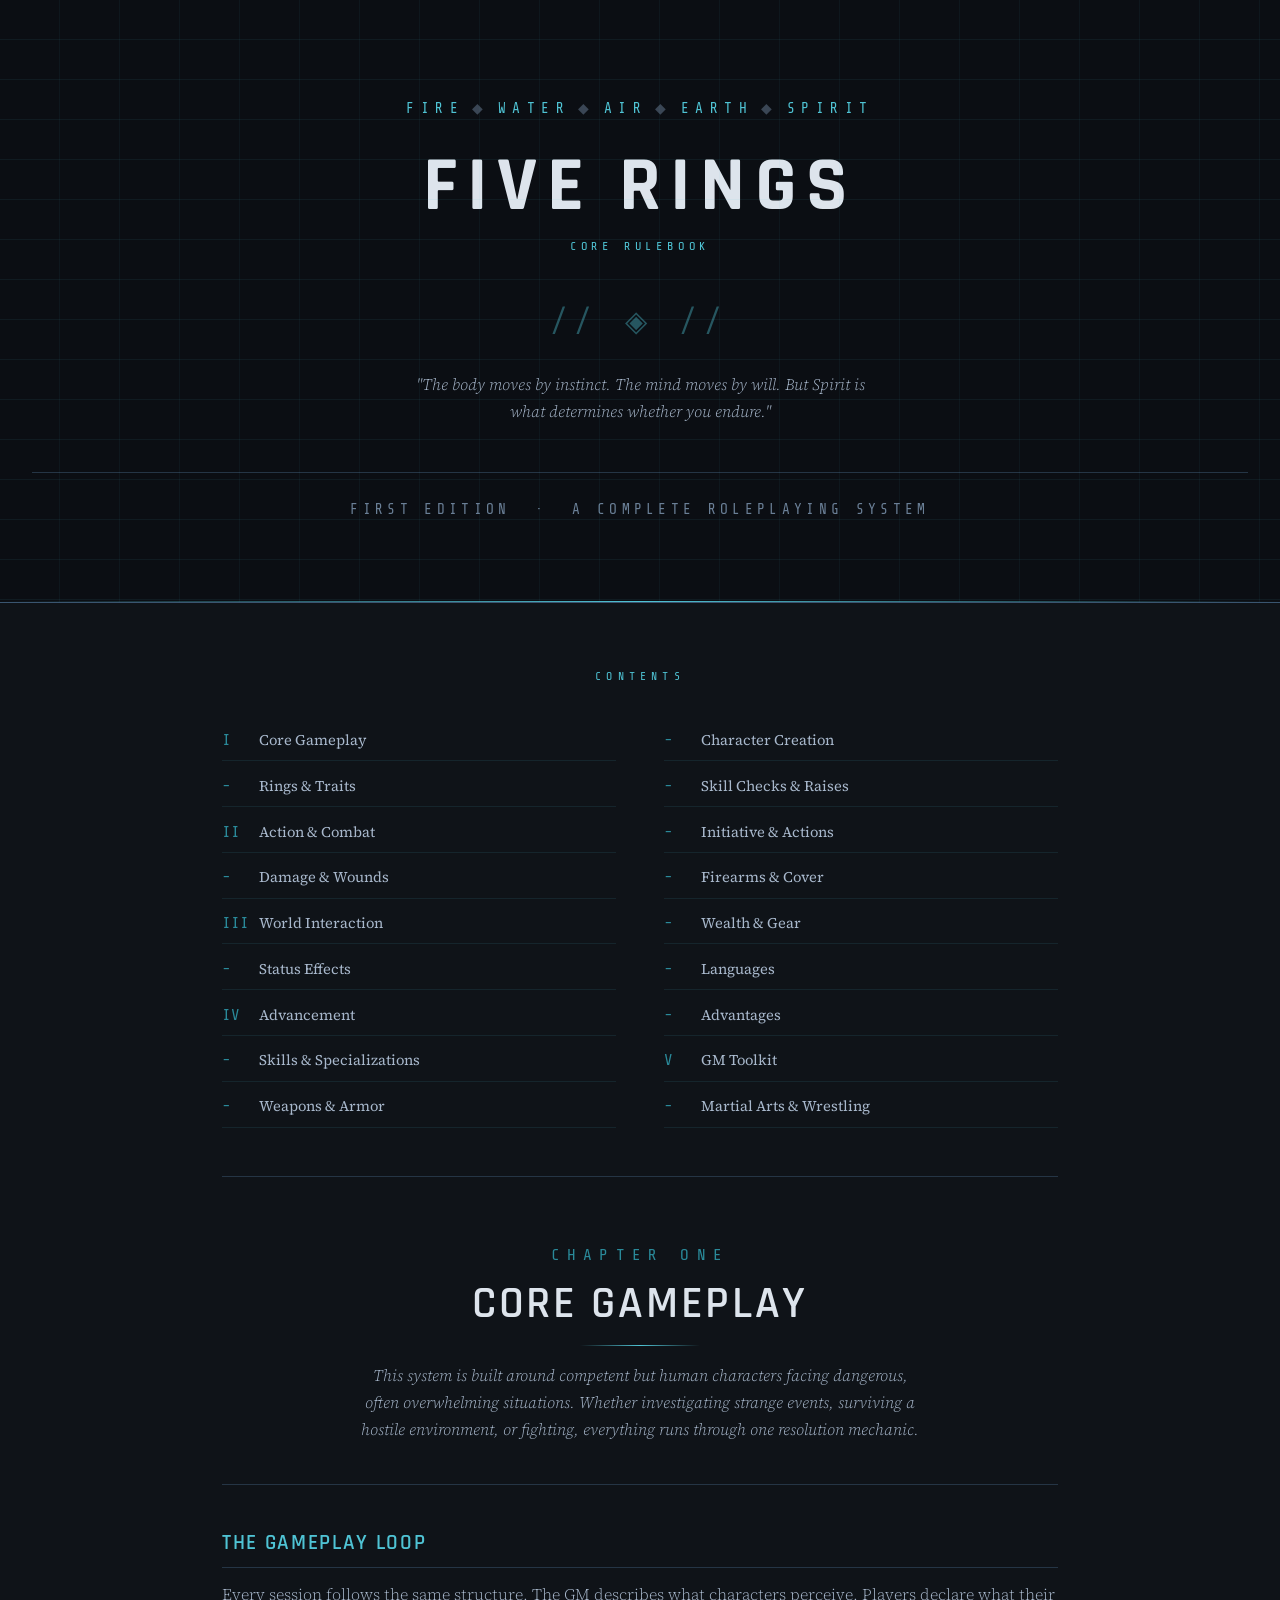
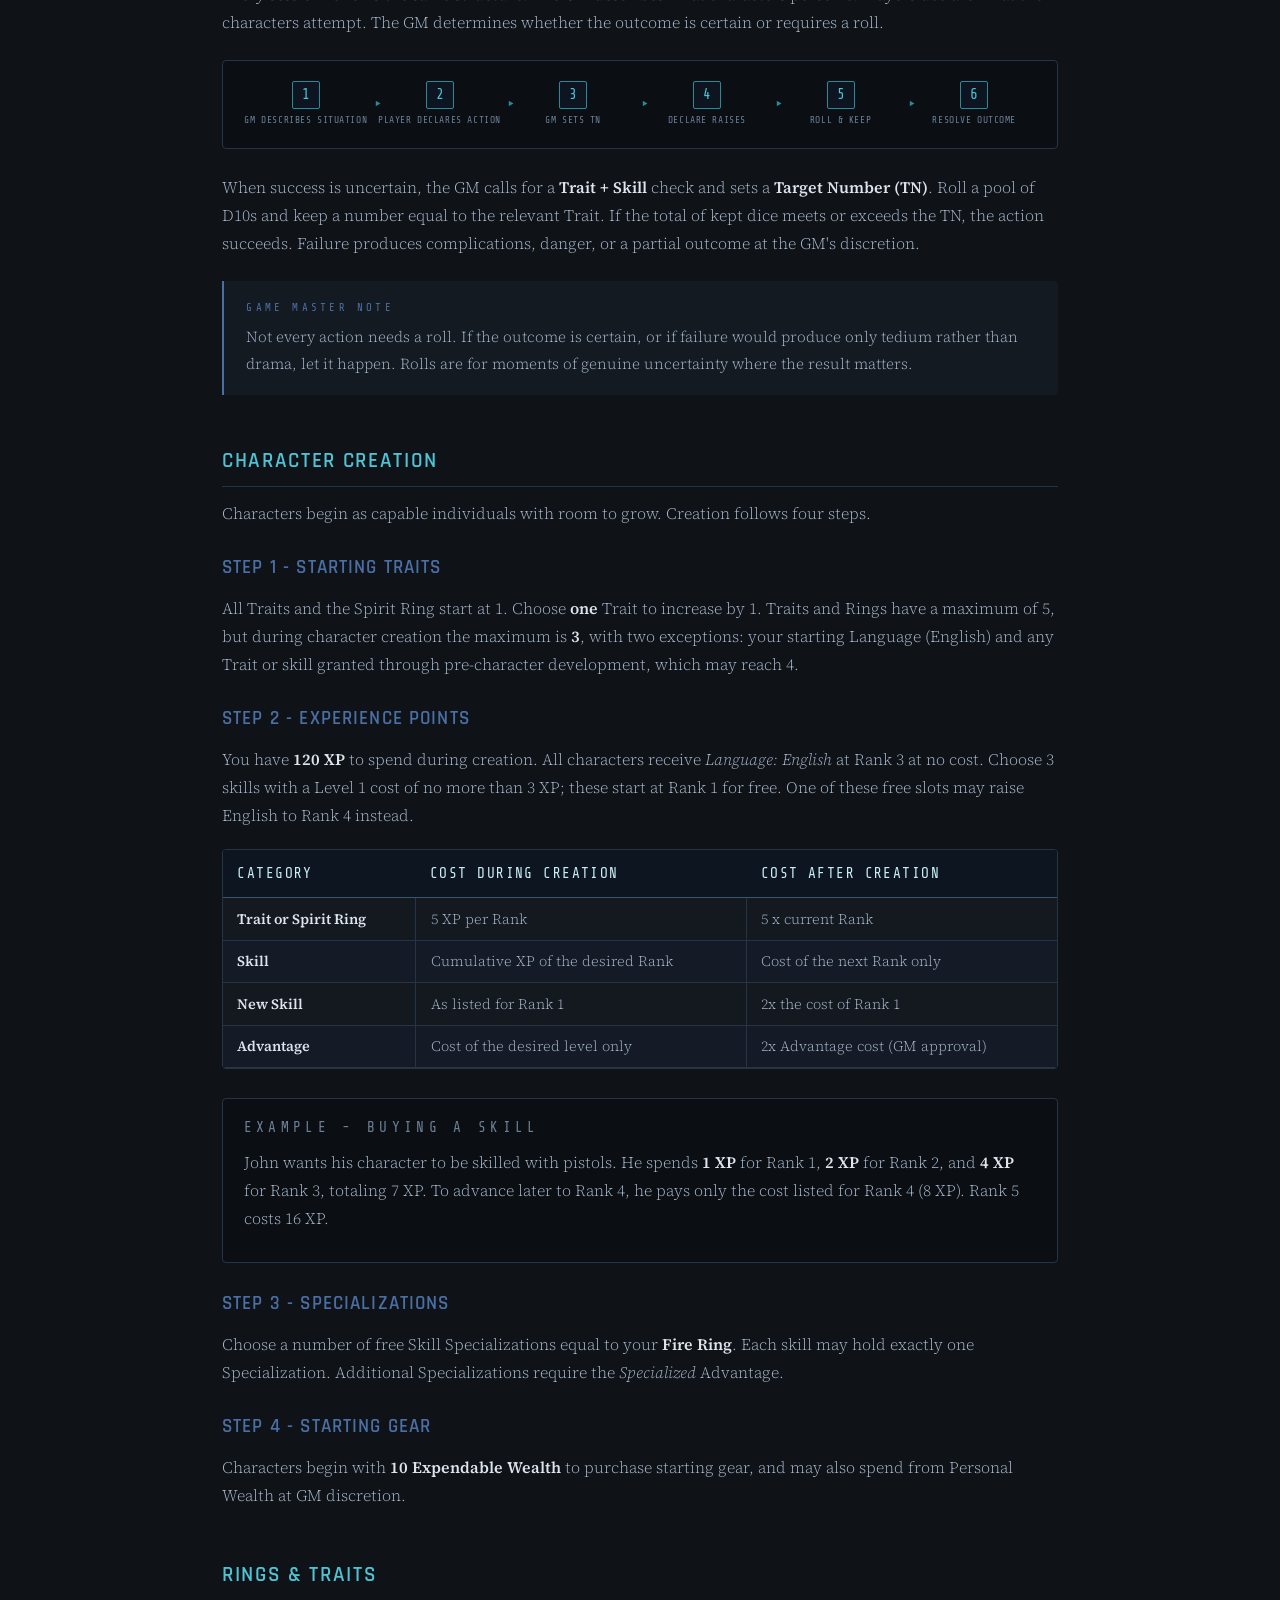
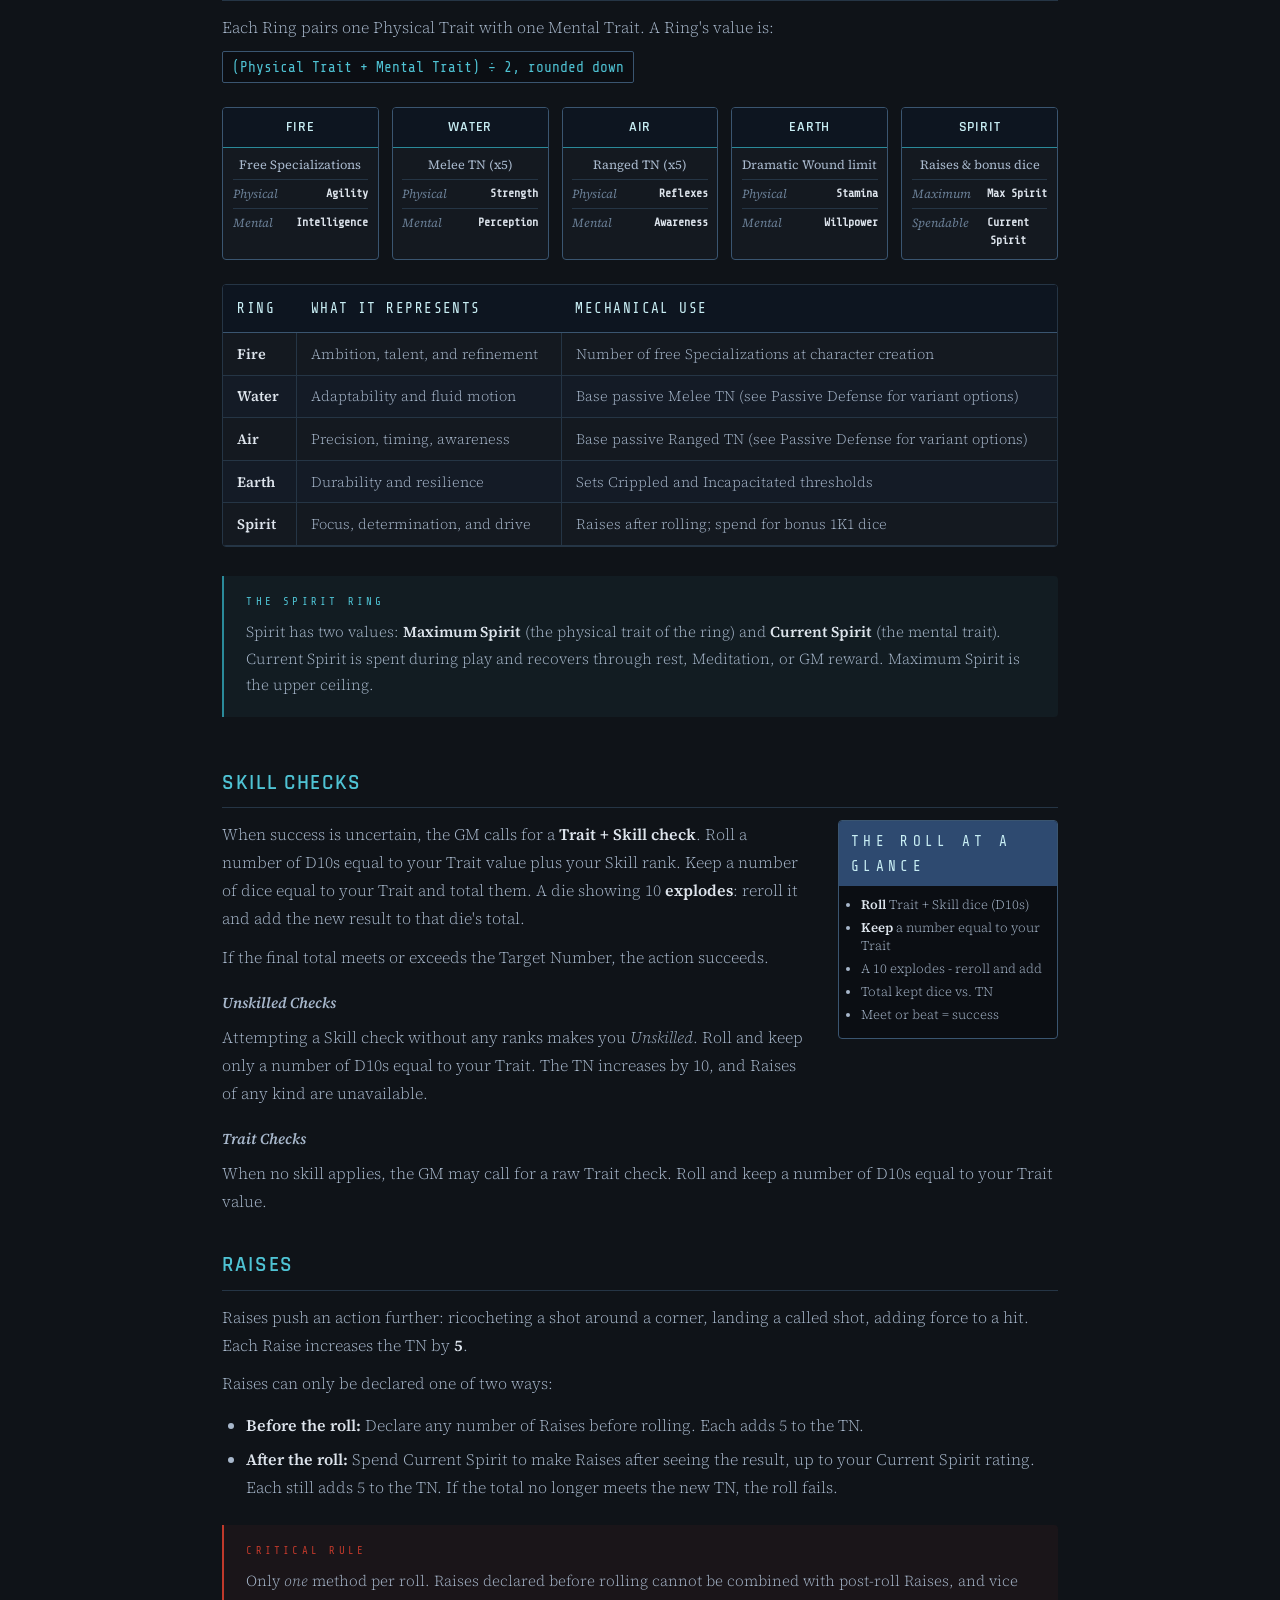
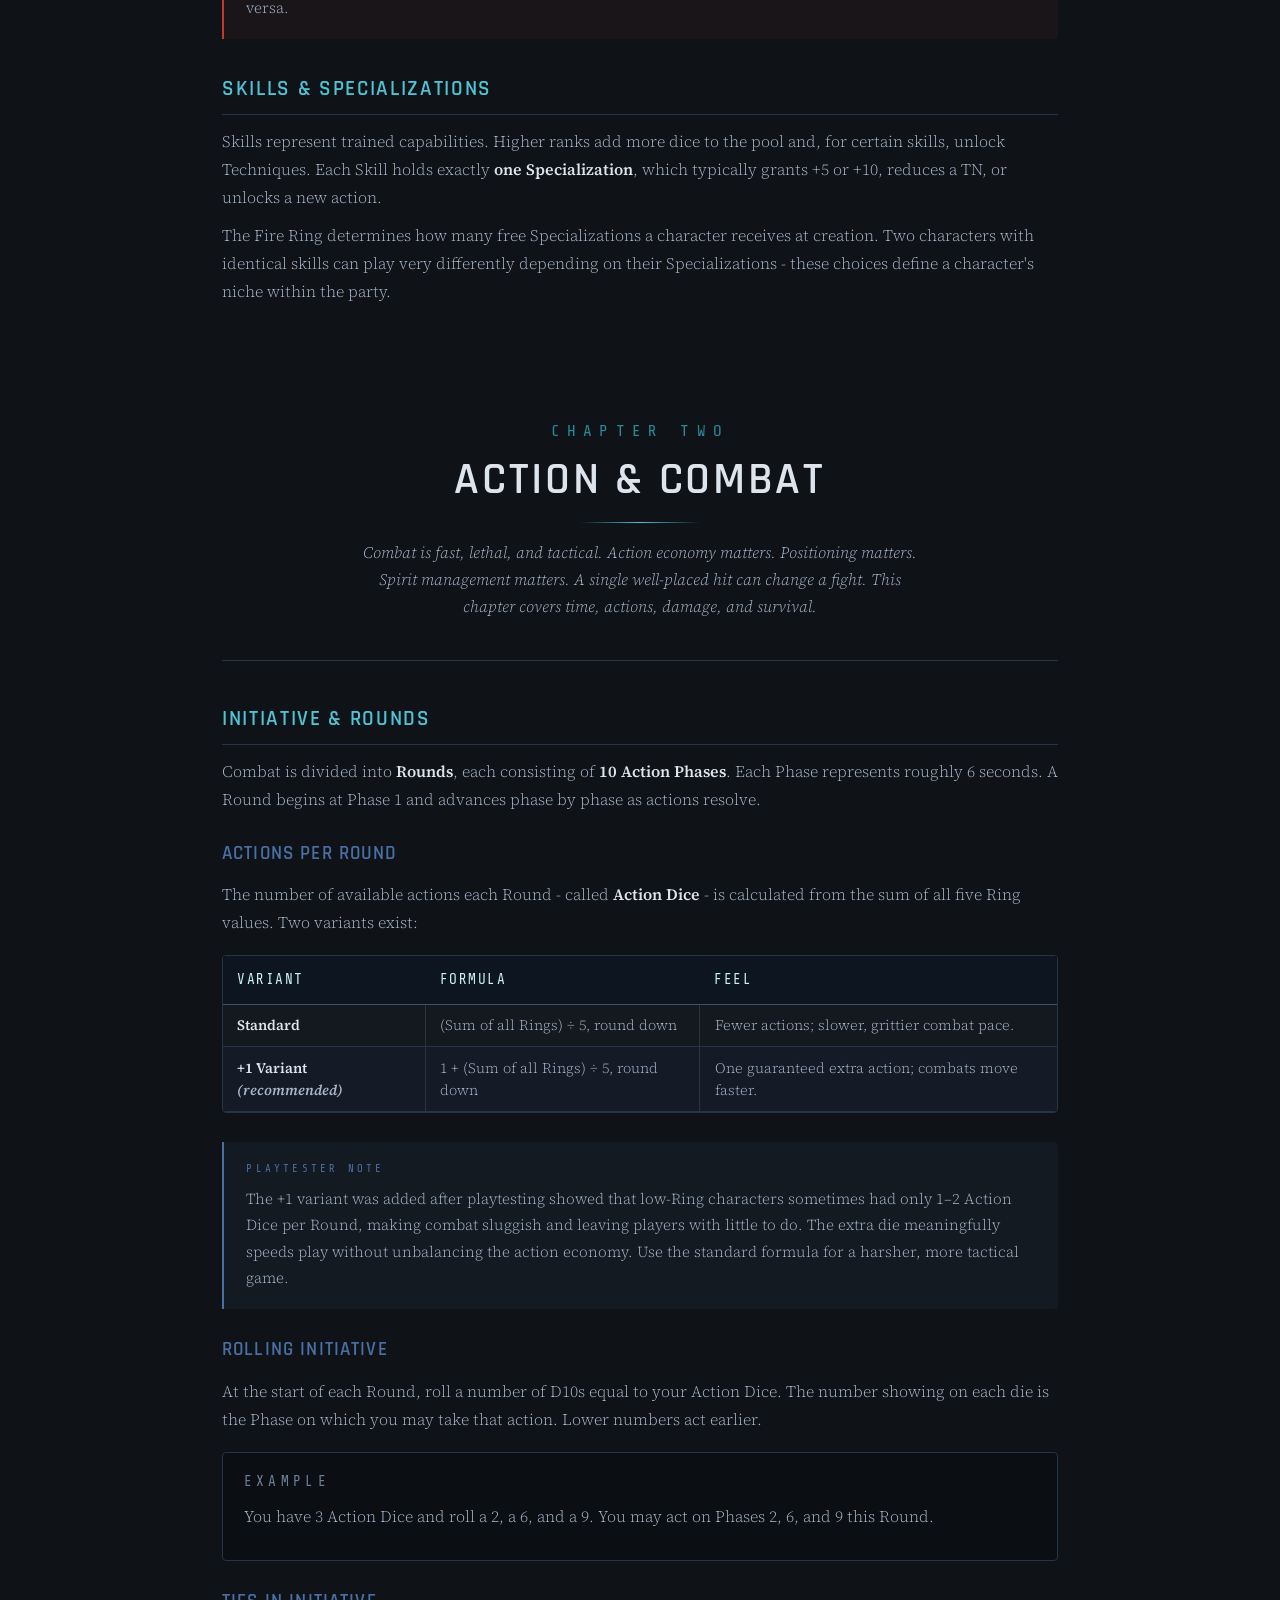
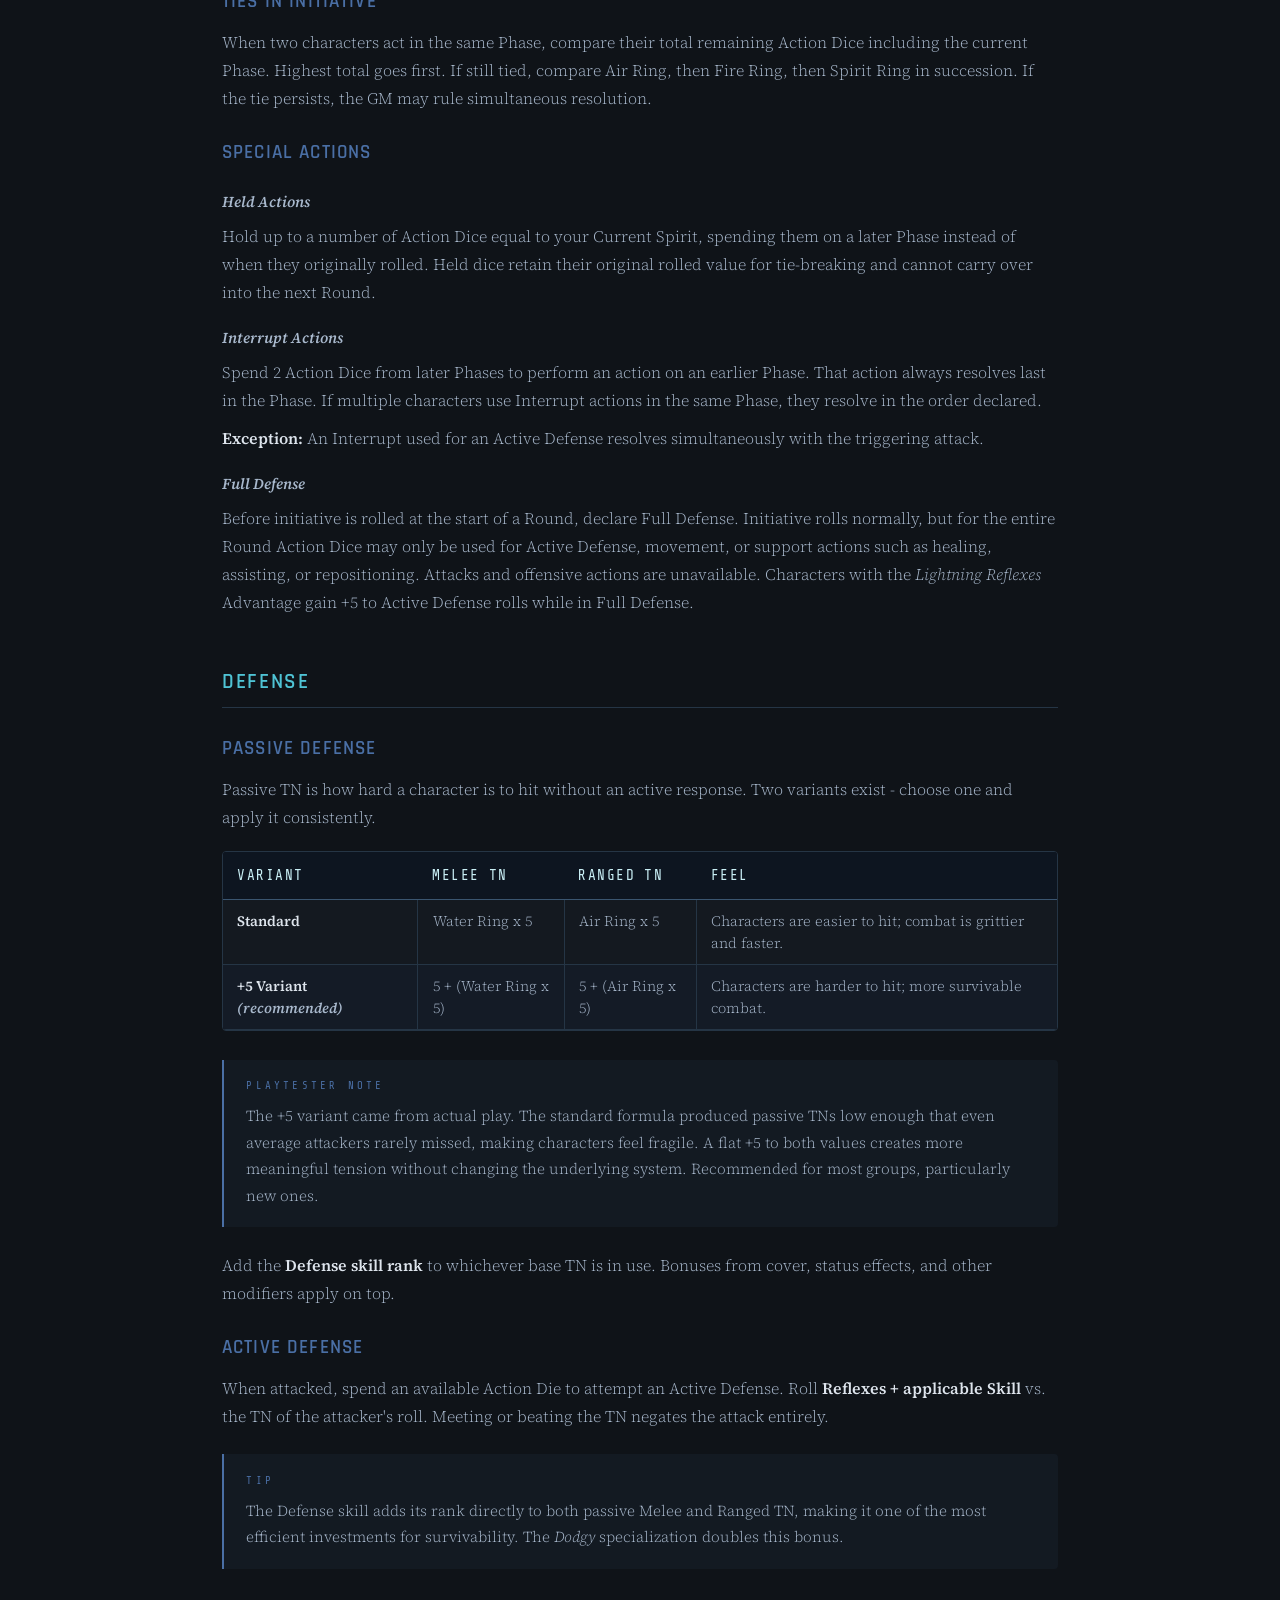
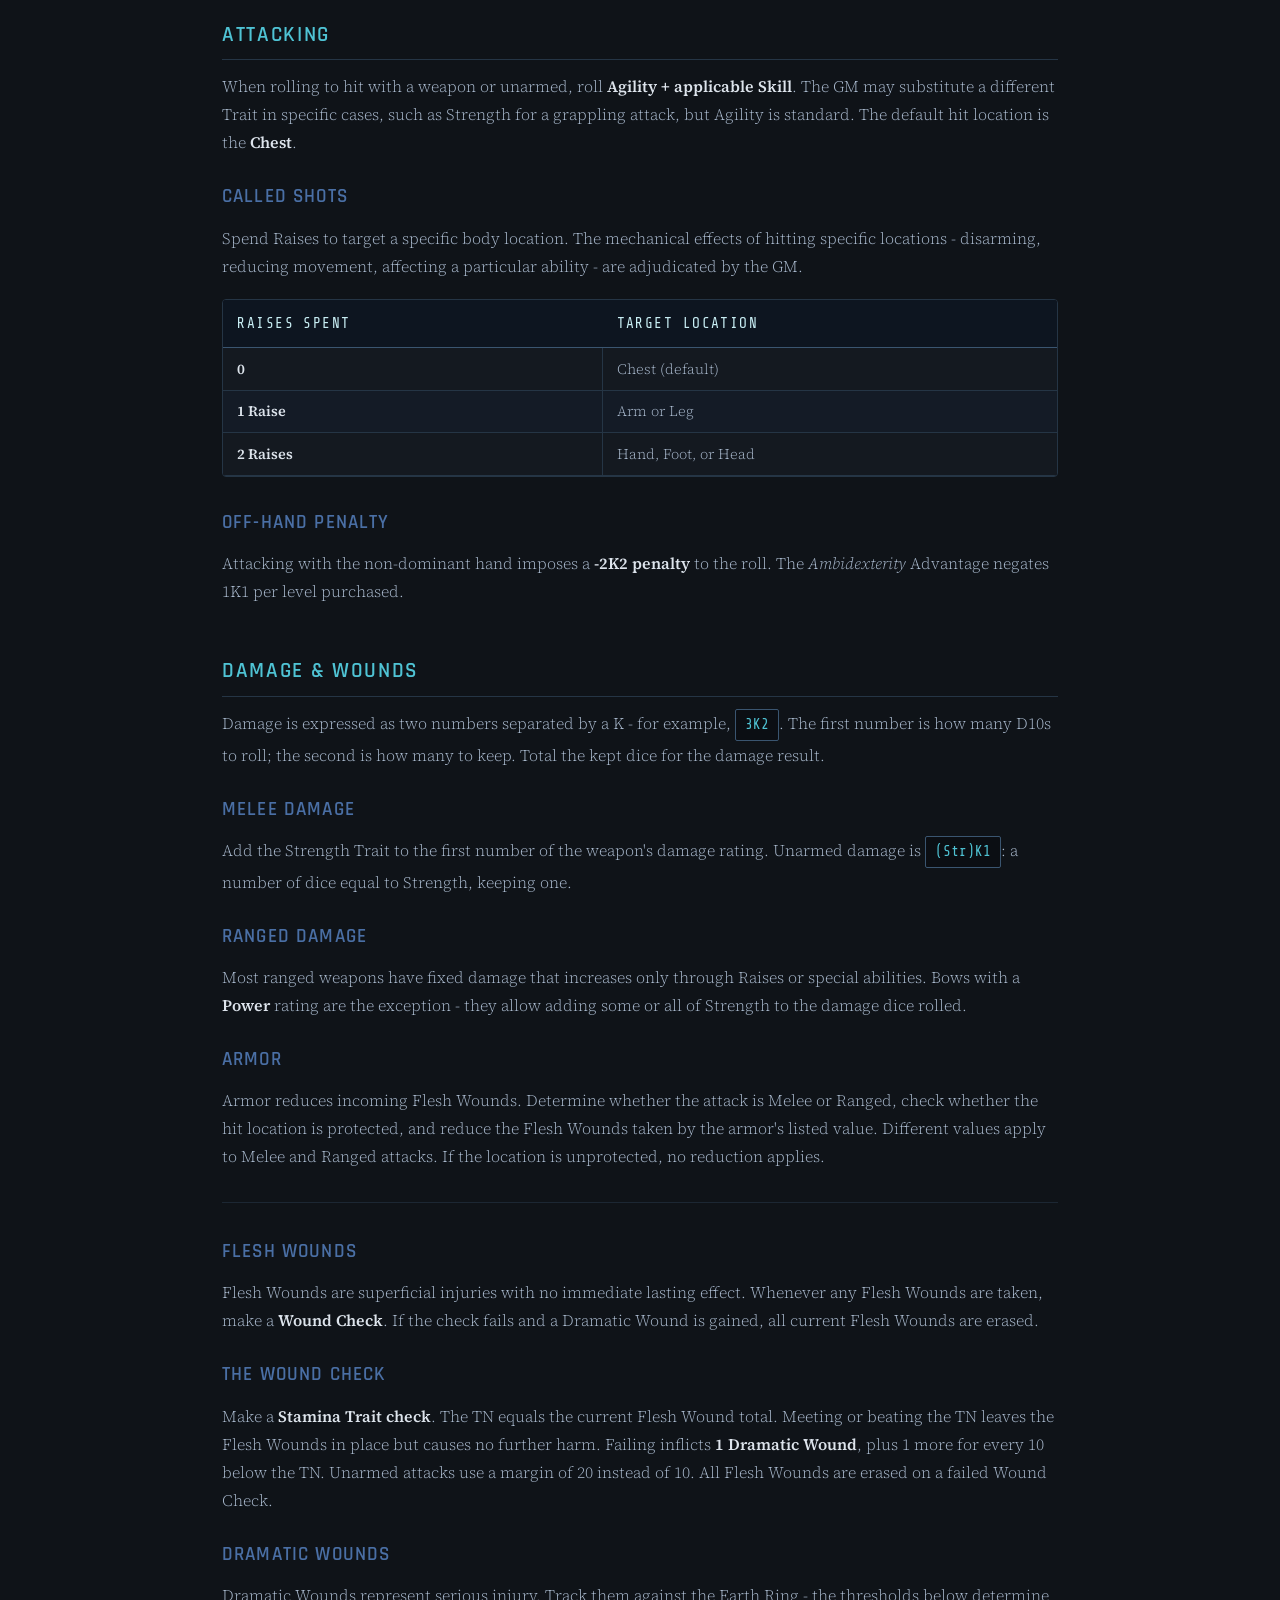
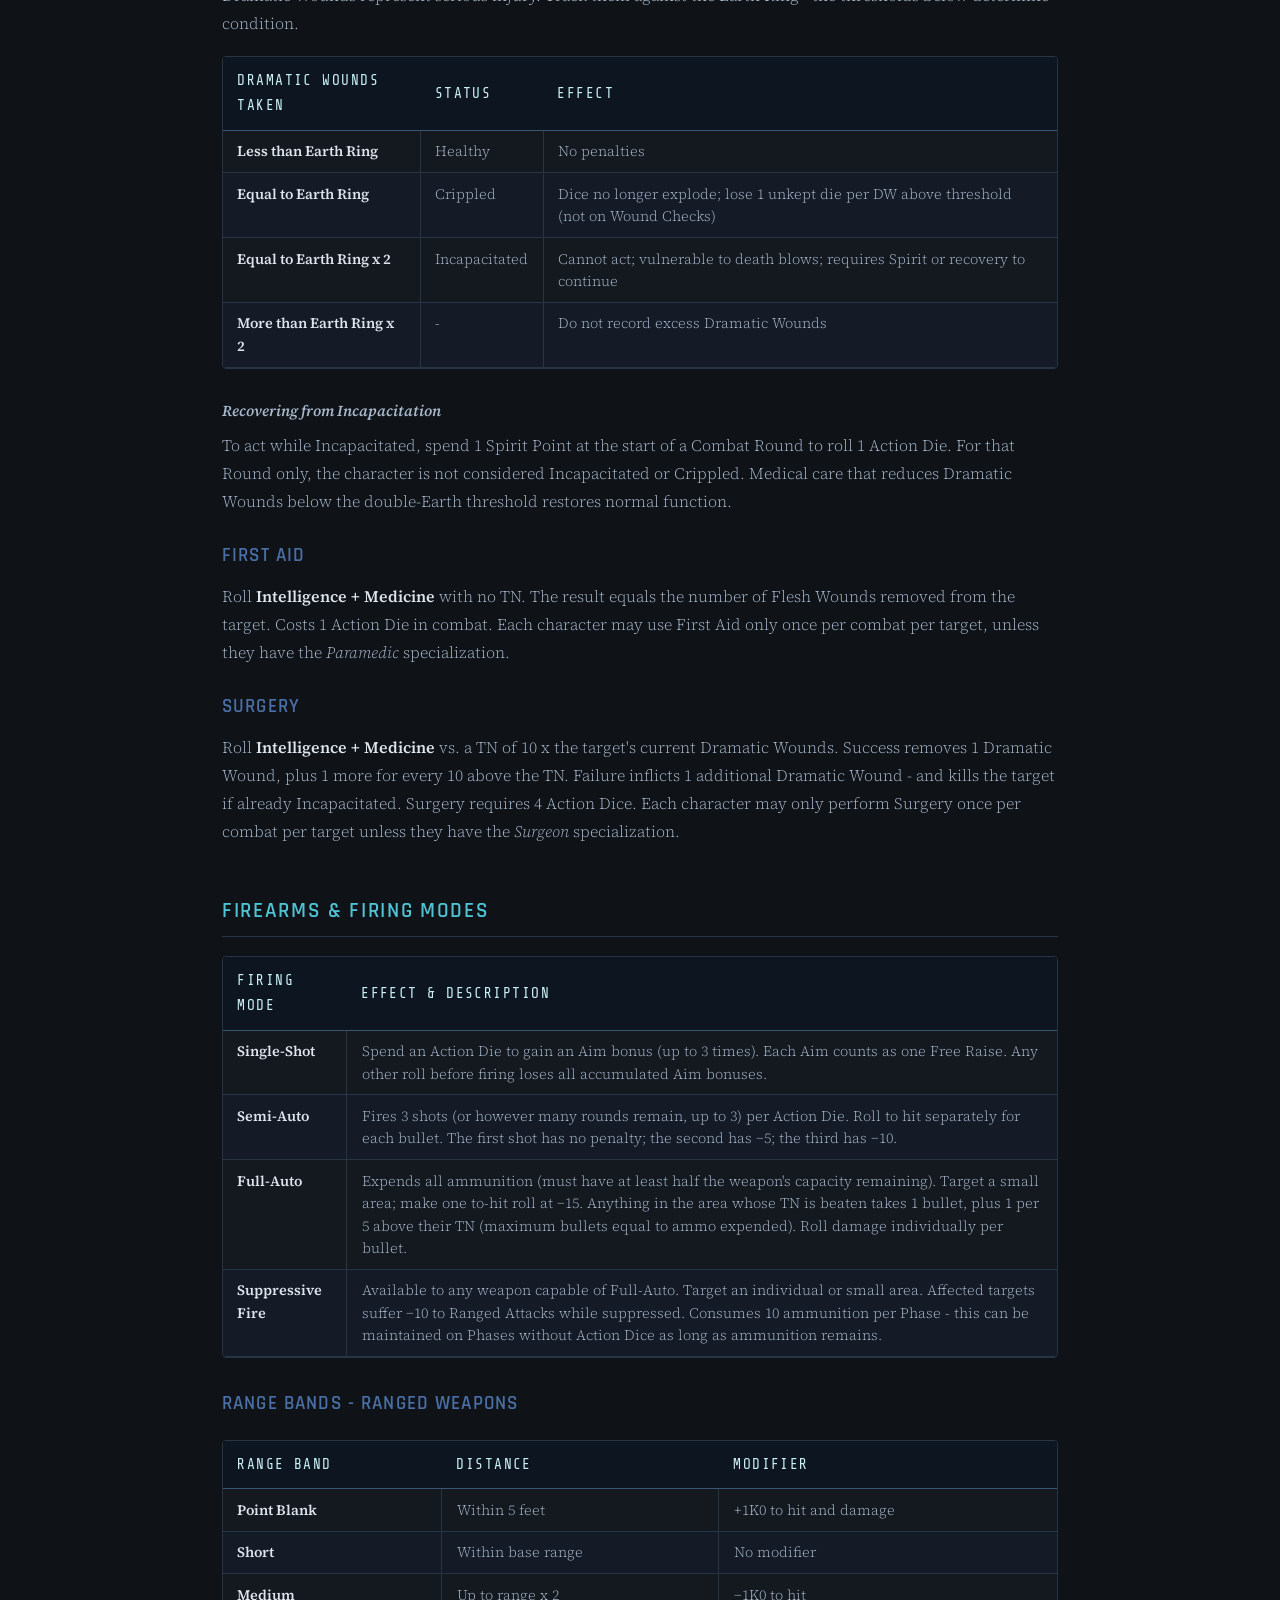
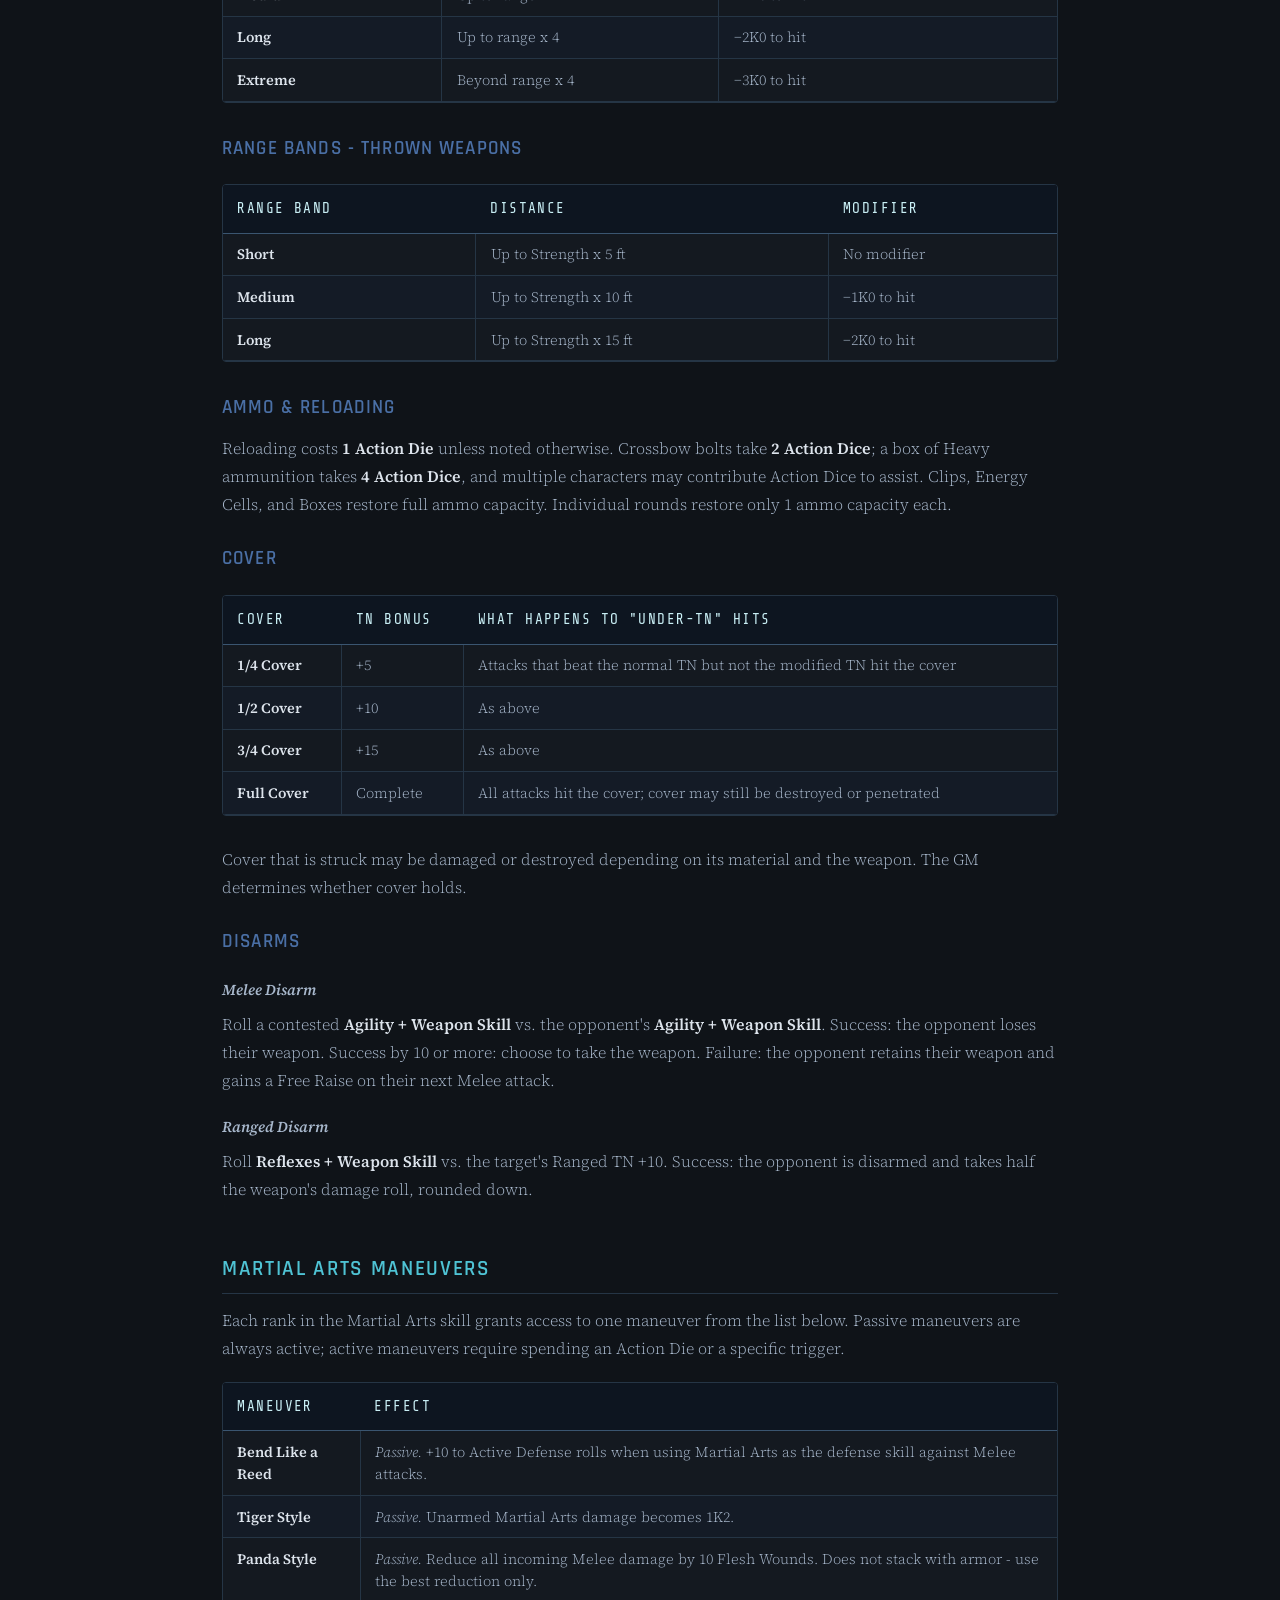
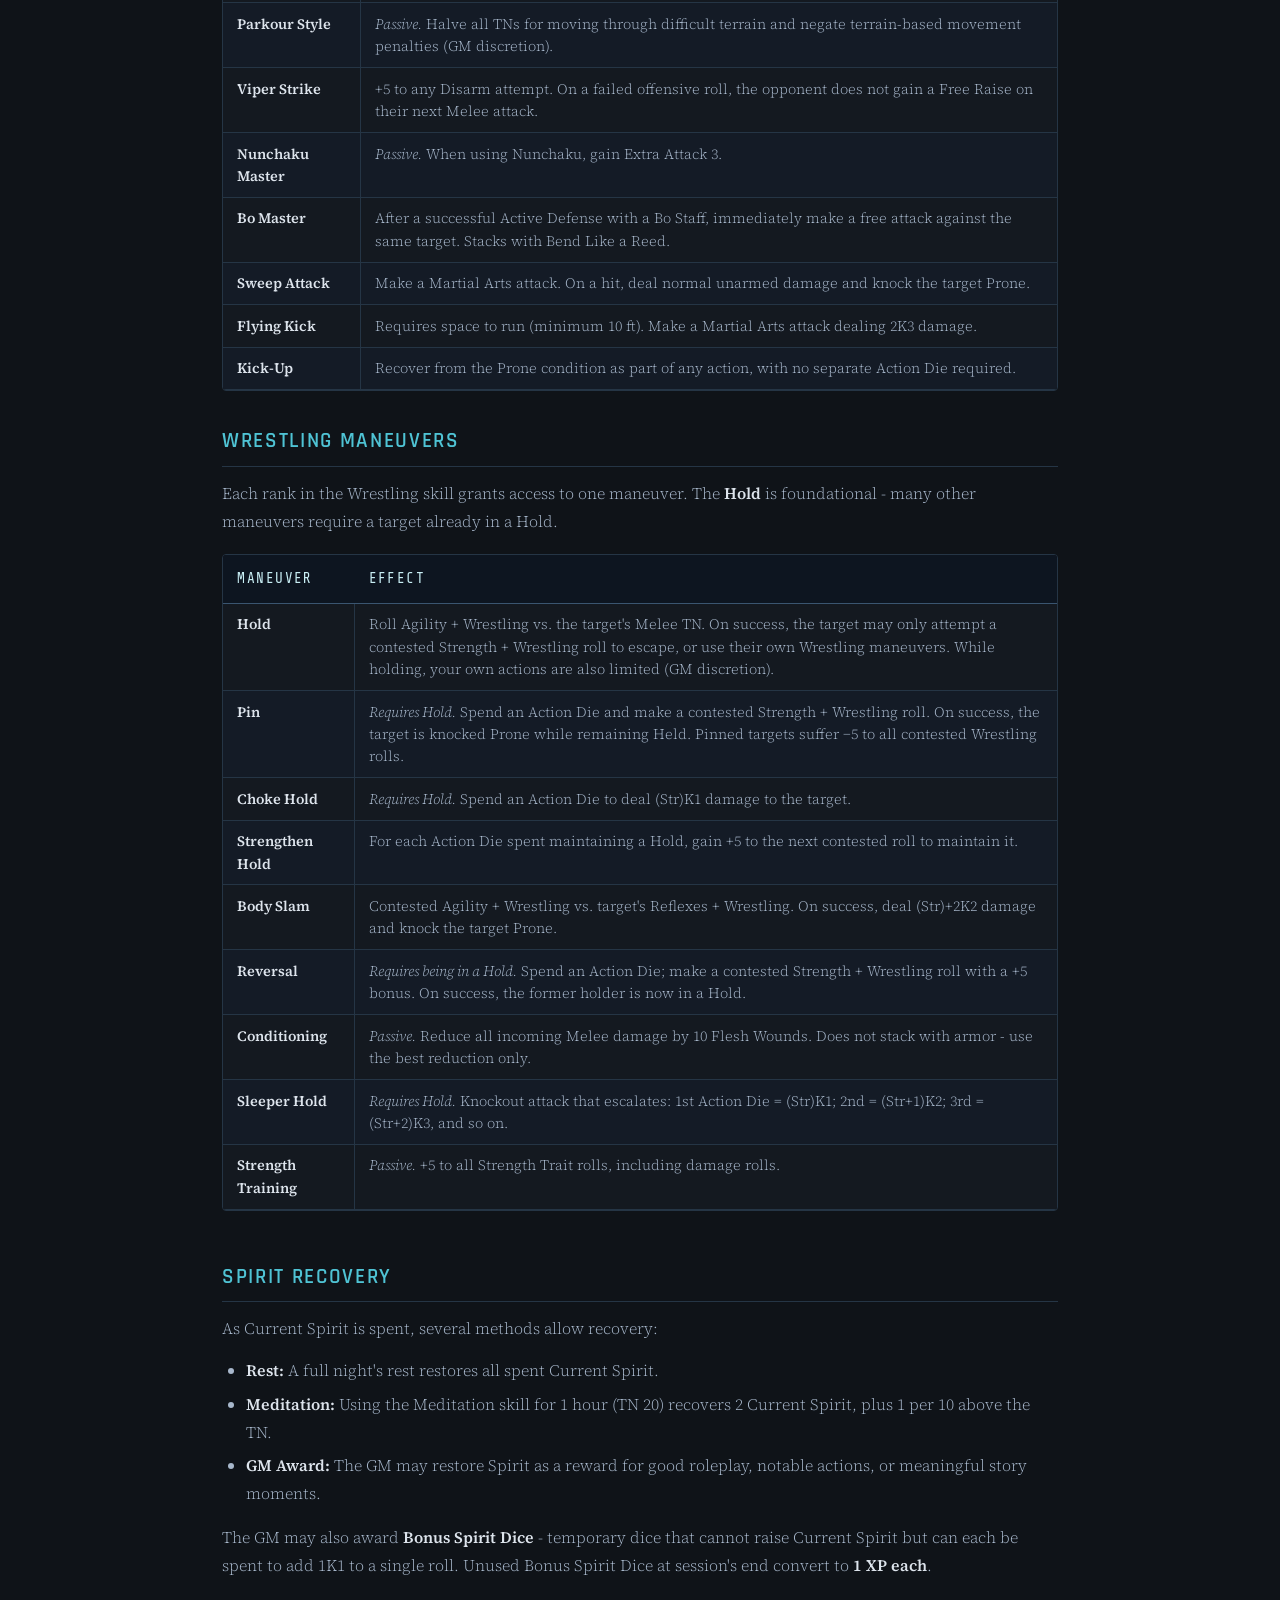
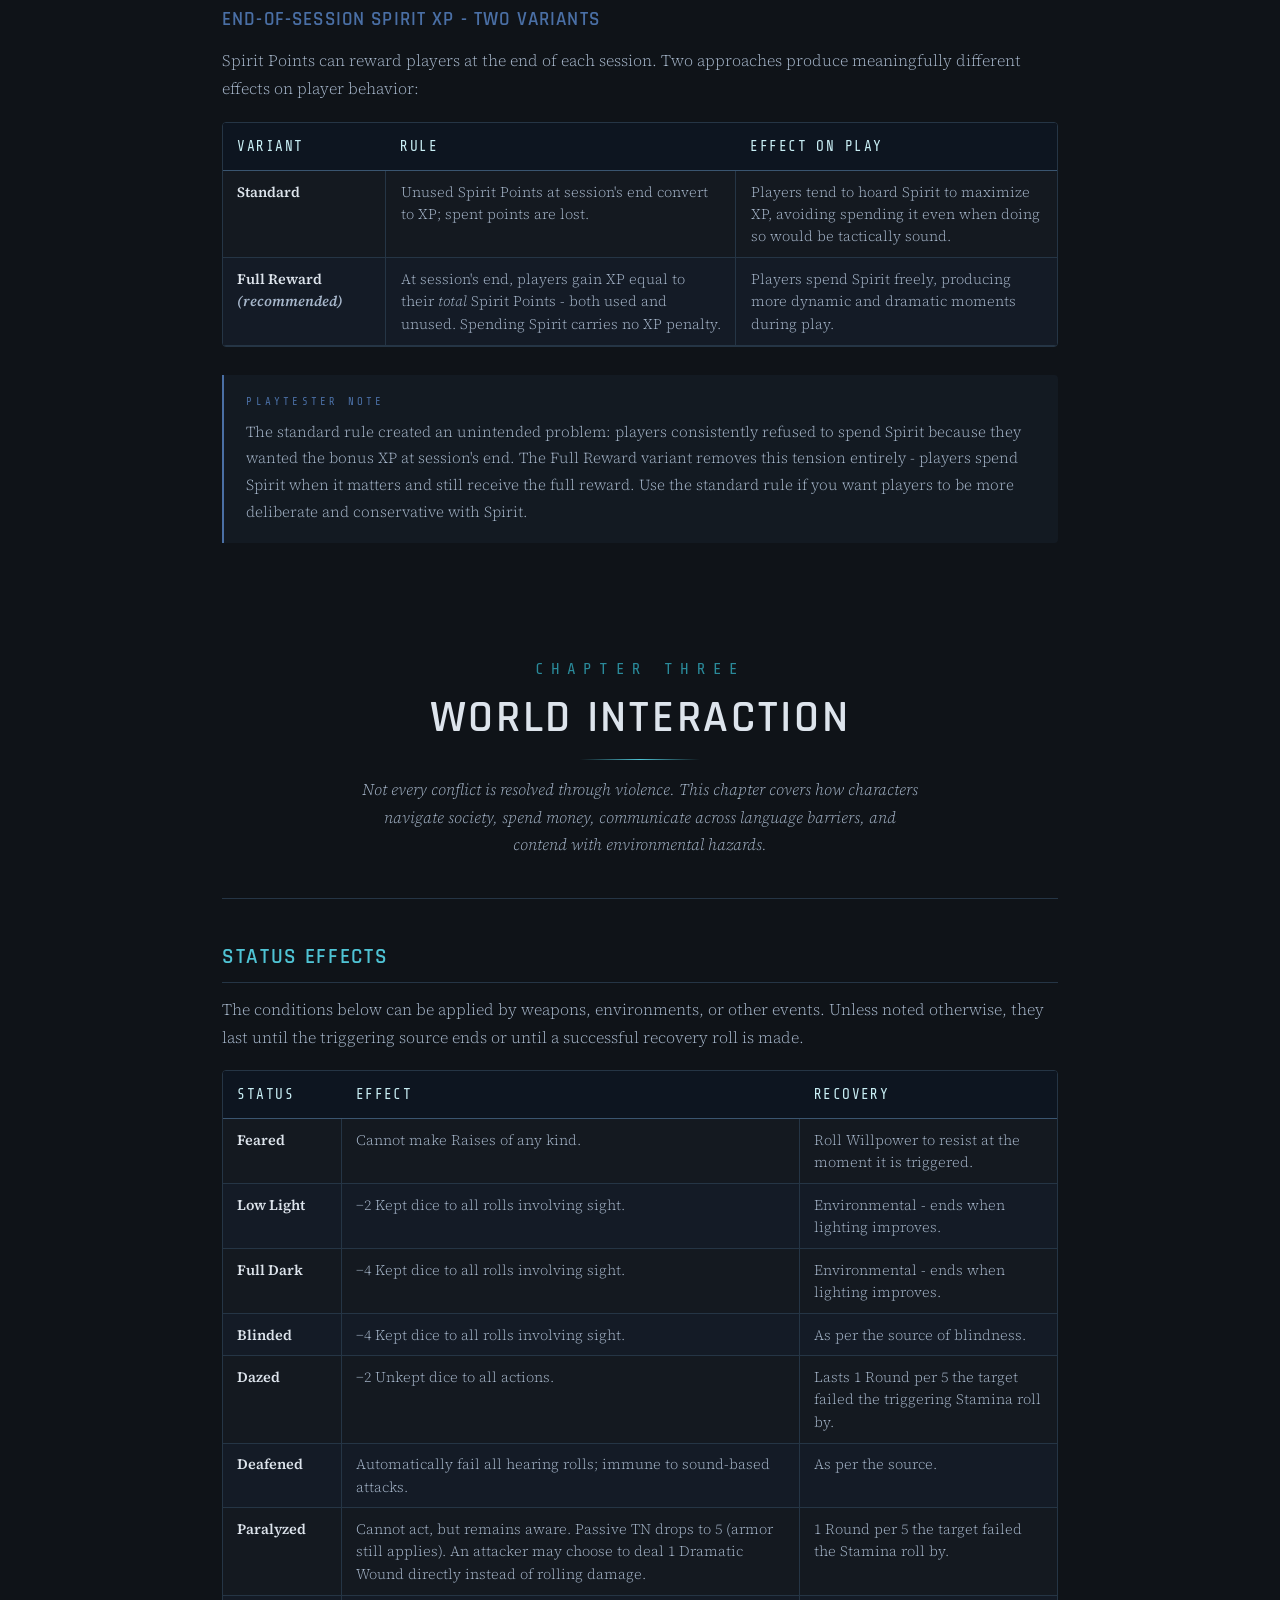
<file: five_rings.html>
<!DOCTYPE html>
<html lang="en">
<head>
<meta charset="UTF-8">
<meta name="viewport" content="width=device-width, initial-scale=1.0">
<title>Five Rings - Core Rulebook</title>
<link href="https://fonts.googleapis.com/css2?family=Rajdhani:wght@400;500;600;700&family=Share+Tech+Mono&family=Source+Serif+4:ital,wght@0,300;0,400;0,600;1,300;1,400&display=swap" rel="stylesheet">
<link rel="stylesheet" href="style.css">
</head>
<body>
<!-- COVER -->
<div class="cover">
  <svg class="cover-grid" xmlns="http://www.w3.org/2000/svg" aria-hidden="true">
    <defs>
      <pattern id="grid-h" x="0" y="0" width="1" height="40" patternUnits="userSpaceOnUse">
        <line x1="0" y1="39.5" x2="10000" y2="39.5" stroke="rgba(79,195,212,0.07)" stroke-width="1"/>
      </pattern>
      <pattern id="grid-v" x="0" y="0" width="60" height="1" patternUnits="userSpaceOnUse">
        <line x1="59.5" y1="0" x2="59.5" y2="10000" stroke="rgba(79,195,212,0.05)" stroke-width="1"/>
      </pattern>
    </defs>
    <rect width="100%" height="100%" fill="url(#grid-h)"/>
    <rect width="100%" height="100%" fill="url(#grid-v)"/>
  </svg>
  <div class="cover-rings">
    <span class="active">Fire</span>
    <span>◆︎</span>
    <span class="active">Water</span>
    <span>◆︎</span>
    <span class="active">Air</span>
    <span>◆︎</span>
    <span class="active">Earth</span>
    <span>◆︎</span>
    <span class="active">Spirit</span>
  </div>
  <h1>Five Rings</h1>
  <div class="cover-subtitle">Core Rulebook</div>
  <div class="cover-ornament">// ◈ //</div>
  <p class="cover-tagline"><em>"The body moves by instinct. The mind moves by will. But Spirit is what determines whether you endure."</em></p>
  <div class="cover-edition">First Edition &nbsp;·&nbsp; A Complete Roleplaying System</div>
</div>

<!-- TABLE OF CONTENTS -->
<div class="page-wrap">

  <div class="toc-section">
    <div class="toc-title">Contents</div>
    <div class="toc-grid">
      <a href="#chapter-1" class="toc-item"><span class="toc-item-num">I</span><span class="toc-item-name">Core Gameplay</span></a>
      <a href="#character-creation" class="toc-item"><span class="toc-item-num">-</span><span class="toc-item-name">Character Creation</span></a>
      <a href="#rings-traits" class="toc-item"><span class="toc-item-num">-</span><span class="toc-item-name">Rings &amp; Traits</span></a>
      <a href="#skill-checks" class="toc-item"><span class="toc-item-num">-</span><span class="toc-item-name">Skill Checks &amp; Raises</span></a>
      <a href="#chapter-2" class="toc-item"><span class="toc-item-num">II</span><span class="toc-item-name">Action &amp; Combat</span></a>
      <a href="#initiative" class="toc-item"><span class="toc-item-num">-</span><span class="toc-item-name">Initiative &amp; Actions</span></a>
      <a href="#damage" class="toc-item"><span class="toc-item-num">-</span><span class="toc-item-name">Damage &amp; Wounds</span></a>
      <a href="#firearms" class="toc-item"><span class="toc-item-num">-</span><span class="toc-item-name">Firearms &amp; Cover</span></a>
      <a href="#chapter-3" class="toc-item"><span class="toc-item-num">III</span><span class="toc-item-name">World Interaction</span></a>
      <a href="#wealth" class="toc-item"><span class="toc-item-num">-</span><span class="toc-item-name">Wealth &amp; Gear</span></a>
      <a href="#status-effects" class="toc-item"><span class="toc-item-num">-</span><span class="toc-item-name">Status Effects</span></a>
      <a href="#languages" class="toc-item"><span class="toc-item-num">-</span><span class="toc-item-name">Languages</span></a>
      <a href="#chapter-4" class="toc-item"><span class="toc-item-num">IV</span><span class="toc-item-name">Advancement</span></a>
      <a href="#advantages" class="toc-item"><span class="toc-item-num">-</span><span class="toc-item-name">Advantages</span></a>
      <a href="#skills-list" class="toc-item"><span class="toc-item-num">-</span><span class="toc-item-name">Skills &amp; Specializations</span></a>
      <a href="#chapter-5" class="toc-item"><span class="toc-item-num">V</span><span class="toc-item-name">GM Toolkit</span></a>
      <a href="#equipment" class="toc-item"><span class="toc-item-num">-</span><span class="toc-item-name">Weapons &amp; Armor</span></a>
      <a href="#martial-arts" class="toc-item"><span class="toc-item-num">-</span><span class="toc-item-name">Martial Arts &amp; Wrestling</span></a>
    </div>
  </div>

  <!-- CHAPTER I - CORE GAMEPLAY -->
  <div id="chapter-1" class="chapter-break">
    <div class="chapter-number">Chapter One</div>
    <h1 class="chapter-title">Core Gameplay</h1>
    <div class="chapter-rule"></div>
    <p class="chapter-intro">This system is built around competent but human characters facing dangerous, often overwhelming
      situations. Whether investigating strange events, surviving a hostile environment, or fighting, everything runs
      through one resolution mechanic.</p>
    </div>

  <!-- THE GAMEPLAY LOOP -->
  <div class="section">
    <h2 class="section-head">The Gameplay Loop</h2>
    <p>Every session follows the same structure. The GM describes what characters perceive. Players declare what their
      characters attempt. The GM determines whether the outcome is certain or requires a roll.</p>

    <div class="combat-flow">
      <div class="flow-steps">
        <div class="flow-step">
          <div class="flow-step-num">1</div>
          <div class="flow-step-label">GM Describes Situation</div>
        </div>
        <div class="flow-step">
          <div class="flow-step-num">2</div>
          <div class="flow-step-label">Player Declares Action</div>
        </div>
        <div class="flow-step">
          <div class="flow-step-num">3</div>
          <div class="flow-step-label">GM Sets TN</div>
        </div>
        <div class="flow-step">
          <div class="flow-step-num">4</div>
          <div class="flow-step-label">Declare Raises</div>
        </div>
        <div class="flow-step">
          <div class="flow-step-num">5</div>
          <div class="flow-step-label">Roll &amp; Keep</div>
        </div>
        <div class="flow-step">
          <div class="flow-step-num">6</div>
          <div class="flow-step-label">Resolve Outcome</div>
        </div>
      </div>
    </div>

    <p>When success is uncertain, the GM calls for a <strong>Trait + Skill</strong> check and sets a <strong>Target Number
        (TN)</strong>. Roll a pool of D10s and keep a number equal to the relevant Trait. If the total of kept dice meets or
      exceeds the TN, the action succeeds. Failure produces complications, danger, or a partial outcome at the GM's
      discretion.</p>

    <div class="callout tip">
      <div class="callout-label">Game Master Note</div>
      <p>Not every action needs a roll. If the outcome is certain, or if failure would produce only tedium rather than drama,
        let it happen. Rolls are for moments of genuine uncertainty where the result matters.</p>
    </div>
  </div>

  <!-- CHARACTER CREATION -->
  <div id="character-creation" class="section">
    <h2 class="section-head">Character Creation</h2>
    <p>Characters begin as capable individuals with room to grow. Creation follows four steps.</p>

    <h3 class="subsection-head">Step 1 - Starting Traits</h3>
    <p>All Traits and the Spirit Ring start at 1. Choose <strong>one</strong> Trait to increase by 1. Traits and Rings have
      a maximum of 5, but during character creation the maximum is <strong>3</strong>, with two exceptions: your starting
      Language (English) and any Trait or skill granted through pre-character development, which may reach 4.</p>

    <h3 class="subsection-head">Step 2 - Experience Points</h3>
    <p>You have <strong>120 XP</strong> to spend during creation. All characters receive <em>Language: English</em> at Rank
      3 at no cost. Choose 3 skills with a Level 1 cost of no more than 3 XP; these start at Rank 1 for free. One of these
      free slots may raise English to Rank 4 instead.</p>

    <div class="table-wrap">
      <table>
        <thead><tr><th>Category</th><th>Cost During Creation</th><th>Cost After Creation</th></tr></thead>
        <tbody>
          <tr><td>Trait or Spirit Ring</td><td>5 XP per Rank</td><td>5 x current Rank</td></tr>
          <tr><td>Skill</td><td>Cumulative XP of the desired Rank</td><td>Cost of the next Rank only</td></tr>
          <tr><td>New Skill</td><td>As listed for Rank 1</td><td>2x the cost of Rank 1</td></tr>
          <tr><td>Advantage</td><td>Cost of the desired level only</td><td>2x Advantage cost (GM approval)</td></tr>
        </tbody>
      </table>
    </div>

    <div class="example">
      <div class="example-label">Example - Buying a Skill</div>
      <p>John wants his character to be skilled with pistols. He spends <strong>1 XP</strong> for Rank 1, <strong>2
          XP</strong> for Rank 2, and <strong>4 XP</strong> for Rank 3, totaling 7 XP. To advance later to Rank 4, he pays
        only the cost listed for Rank 4 (8 XP). Rank 5 costs 16 XP.</p>
    </div>

    <h3 class="subsection-head">Step 3 - Specializations</h3>
    <p>Choose a number of free Skill Specializations equal to your <strong>Fire Ring</strong>. Each skill may hold exactly
      one Specialization. Additional Specializations require the <em>Specialized</em> Advantage.</p>

    <h3 class="subsection-head">Step 4 - Starting Gear</h3>
    <p>Characters begin with <strong>10 Expendable Wealth</strong> to purchase starting gear, and may also spend from Personal Wealth at GM discretion.</p>
  </div>

  <!-- RINGS & TRAITS -->
  <div id="rings-traits" class="section">
    <h2 class="section-head">Rings &amp; Traits</h2>
    <p>Each Ring pairs one Physical Trait with one Mental Trait. A Ring's value is:</p>
    <p><span class="formula">(Physical Trait + Mental Trait) ÷ 2, rounded down</span></p>

    <div class="rings-display">
      <div class="ring-card">
        <div class="ring-card-head">Fire</div>
        <div class="ring-card-body">
          Free Specializations
          <div class="ring-card-trait"><span>Physical</span><span>Agility</span></div>
          <div class="ring-card-trait"><span>Mental</span><span>Intelligence</span></div>
        </div>
      </div>
      <div class="ring-card">
        <div class="ring-card-head">Water</div>
        <div class="ring-card-body">
          Melee TN (x5)
          <div class="ring-card-trait"><span>Physical</span><span>Strength</span></div>
          <div class="ring-card-trait"><span>Mental</span><span>Perception</span></div>
        </div>
      </div>
      <div class="ring-card">
        <div class="ring-card-head">Air</div>
        <div class="ring-card-body">
          Ranged TN (x5)
          <div class="ring-card-trait"><span>Physical</span><span>Reflexes</span></div>
          <div class="ring-card-trait"><span>Mental</span><span>Awareness</span></div>
        </div>
      </div>
      <div class="ring-card">
        <div class="ring-card-head">Earth</div>
        <div class="ring-card-body">
          Dramatic Wound limit
          <div class="ring-card-trait"><span>Physical</span><span>Stamina</span></div>
          <div class="ring-card-trait"><span>Mental</span><span>Willpower</span></div>
        </div>
      </div>
      <div class="ring-card">
        <div class="ring-card-head">Spirit</div>
        <div class="ring-card-body">
          Raises &amp; bonus dice
          <div class="ring-card-trait"><span>Maximum</span><span>Max Spirit</span></div>
          <div class="ring-card-trait"><span>Spendable</span><span>Current Spirit</span></div>
        </div>
      </div>
    </div>

    <div class="table-wrap">
      <table>
        <thead><tr><th>Ring</th><th>What It Represents</th><th>Mechanical Use</th></tr></thead>
        <tbody>
          <tr><td>Fire</td><td>Ambition, talent, and refinement</td><td>Number of free Specializations at character creation</td></tr>
          <tr><td>Water</td><td>Adaptability and fluid motion</td><td>Base passive Melee TN (see Passive Defense for variant options)</td></tr>
          <tr><td>Air</td><td>Precision, timing, awareness</td><td>Base passive Ranged TN (see Passive Defense for variant options)</td></tr>
          <tr><td>Earth</td><td>Durability and resilience</td><td>Sets Crippled and Incapacitated thresholds</td></tr>
          <tr><td>Spirit</td><td>Focus, determination, and drive</td><td>Raises after rolling; spend for bonus 1K1 dice</td></tr>
        </tbody>
      </table>
    </div>

    <div class="callout">
      <div class="callout-label">The Spirit Ring</div>
      <p>Spirit has two values: <strong>Maximum Spirit</strong> (the physical trait of the ring) and <strong>Current
          Spirit</strong> (the mental trait). Current Spirit is spent during play and recovers through rest, Meditation, or GM
        reward. Maximum Spirit is the upper ceiling.</p>
    </div>
  </div>

  <!-- SKILL CHECKS -->
  <div id="skill-checks" class="section">
    <h2 class="section-head">Skill Checks</h2>

    <div class="quick-ref">
      <div class="quick-ref-head">The Roll at a Glance</div>
      <ul>
        <li><strong>Roll</strong> Trait + Skill dice (D10s)</li>
        <li><strong>Keep</strong> a number equal to your Trait</li>
        <li>A 10 explodes - reroll and add</li>
        <li>Total kept dice vs. TN</li>
        <li>Meet or beat = success</li>
      </ul>
    </div>

    <p>When success is uncertain, the GM calls for a <strong>Trait + Skill check</strong>. Roll a number of D10s equal to
      your Trait value plus your Skill rank. Keep a number of dice equal to your Trait and total them. A die showing 10
      <strong>explodes</strong>: reroll it and add the new result to that die's total.</p>
    
    <p>If the final total meets or exceeds the Target Number, the action succeeds.</p>
    
    <h4 class="sub-sub-head">Unskilled Checks</h4>
    <p>Attempting a Skill check without any ranks makes you <em>Unskilled</em>. Roll and keep only a number of D10s equal to
      your Trait. The TN increases by 10, and Raises of any kind are unavailable.</p>
    
    <h4 class="sub-sub-head">Trait Checks</h4>
    <p>When no skill applies, the GM may call for a raw Trait check. Roll and keep a number of D10s equal to your Trait
      value.</p>
    
    <h2 class="section-head">Raises</h2>
    <p>Raises push an action further: ricocheting a shot around a corner, landing a called shot, adding force to a hit. Each
      Raise increases the TN by <strong>5</strong>.</p>
    
    <p>Raises can only be declared one of two ways:</p>
    <ul>
      <li><strong>Before the roll:</strong> Declare any number of Raises before rolling. Each adds 5 to the TN.</li>
      <li><strong>After the roll:</strong> Spend Current Spirit to make Raises after seeing the result, up to your Current
        Spirit rating. Each still adds 5 to the TN. If the total no longer meets the new TN, the roll fails.</li>
    </ul>

    <div class="callout rule">
      <div class="callout-label">Critical Rule</div>
      <p>Only <em>one</em> method per roll. Raises declared before rolling cannot be combined with post-roll Raises, and vice versa.</p>
    </div>

    <h2 class="section-head" style="margin-top:2rem;">Skills &amp; Specializations</h2>
    <p>Skills represent trained capabilities. Higher ranks add more dice to the pool and, for certain skills, unlock
      Techniques. Each Skill holds exactly <strong>one Specialization</strong>, which typically grants +5 or +10, reduces a
      TN, or unlocks a new action.</p>
    <p>The Fire Ring determines how many free Specializations a character receives at creation. Two characters with
      identical skills can play very differently depending on their Specializations - these choices define a character's
      niche within the party.</p>
  </div>

  <!-- CHAPTER II - ACTION & COMBAT -->
  <div id="chapter-2" class="chapter-break">
    <div class="chapter-number">Chapter Two</div>
    <h1 class="chapter-title">Action &amp; Combat</h1>
    <div class="chapter-rule"></div>
    <p class="chapter-intro">Combat is fast, lethal, and tactical. Action economy matters. Positioning matters. Spirit
      management matters. A single well-placed hit can change a fight. This chapter covers time, actions, damage, and
      survival.</p>
  </div>

  <div id="initiative" class="section">
    <h2 class="section-head">Initiative &amp; Rounds</h2>
    <p>Combat is divided into <strong>Rounds</strong>, each consisting of <strong>10 Action Phases</strong>. Each Phase
      represents roughly 6 seconds. A Round begins at Phase 1 and advances phase by phase as actions resolve.</p>
    
    <h3 class="subsection-head">Actions per Round</h3>
    <p>The number of available actions each Round - called <strong>Action Dice</strong> - is calculated from the sum of all
      five Ring values. Two variants exist:</p>

    <div class="table-wrap">
      <table>
        <thead><tr><th>Variant</th><th>Formula</th><th>Feel</th></tr></thead>
        <tbody>
          <tr>
            <td><strong>Standard</strong></td>
            <td>(Sum of all Rings) ÷ 5, round down</td>
            <td>Fewer actions; slower, grittier combat pace.</td>
          </tr>
          <tr>
            <td><strong>+1 Variant</strong> <em>(recommended)</em></td>
            <td>1 + (Sum of all Rings) ÷ 5, round down</td>
            <td>One guaranteed extra action; combats move faster.</td>
          </tr>
        </tbody>
      </table>
    </div>

    <div class="callout tip">
      <div class="callout-label">Playtester Note</div>
      <p>The +1 variant was added after playtesting showed that low-Ring characters sometimes had only 1–2 Action Dice per
        Round, making combat sluggish and leaving players with little to do. The extra die meaningfully speeds play without
        unbalancing the action economy. Use the standard formula for a harsher, more tactical game.</p>
    </div>
    
    <h3 class="subsection-head">Rolling Initiative</h3>
    <p>At the start of each Round, roll a number of D10s equal to your Action Dice. The number showing on each die is the
      Phase on which you may take that action. Lower numbers act earlier.</p>
    
    <div class="example">
      <div class="example-label">Example</div>
      <p>You have 3 Action Dice and roll a 2, a 6, and a 9. You may act on Phases 2, 6, and 9 this Round.</p>
    </div>
    
    <h3 class="subsection-head">Ties in Initiative</h3>
    <p>When two characters act in the same Phase, compare their total remaining Action Dice including the current Phase.
      Highest total goes first. If still tied, compare Air Ring, then Fire Ring, then Spirit Ring in succession. If the tie
      persists, the GM may rule simultaneous resolution.</p>
    
    <h3 class="subsection-head">Special Actions</h3>
    
    <h4 class="sub-sub-head">Held Actions</h4>
    <p>Hold up to a number of Action Dice equal to your Current Spirit, spending them on a later Phase instead of when they
      originally rolled. Held dice retain their original rolled value for tie-breaking and cannot carry over into the next
      Round.</p>
    
    <h4 class="sub-sub-head">Interrupt Actions</h4>
    <p>Spend 2 Action Dice from later Phases to perform an action on an earlier Phase. That action always resolves last in
      the Phase. If multiple characters use Interrupt actions in the same Phase, they resolve in the order declared.</p>
    <p><strong>Exception:</strong> An Interrupt used for an Active Defense resolves simultaneously with the triggering
      attack.</p>
    
    <h4 class="sub-sub-head">Full Defense</h4>
    <p>Before initiative is rolled at the start of a Round, declare Full Defense. Initiative rolls normally, but for the
      entire Round Action Dice may only be used for Active Defense, movement, or support actions such as healing, assisting,
      or repositioning. Attacks and offensive actions are unavailable. Characters with the <em>Lightning Reflexes</em>
      Advantage gain +5 to Active Defense rolls while in Full Defense.</p>
    </div>

  <!-- DEFENSIVE OPTIONS -->
  <div class="section">
    <h2 class="section-head">Defense</h2>

    <h3 class="subsection-head">Passive Defense</h3>
    <p>Passive TN is how hard a character is to hit without an active response. Two variants exist - choose one and apply it consistently.</p>

    <div class="table-wrap">
      <table>
        <thead><tr><th>Variant</th><th>Melee TN</th><th>Ranged TN</th><th>Feel</th></tr></thead>
        <tbody>
          <tr><td><strong>Standard</strong></td><td>Water Ring x 5</td><td>Air Ring x 5</td><td>Characters are easier to hit; combat is grittier and faster.</td></tr>
          <tr><td><strong>+5 Variant</strong> <em>(recommended)</em></td><td>5 + (Water Ring x 5)</td><td>5 + (Air Ring x 5)</td><td>Characters are harder to hit; more survivable combat.</td></tr>
        </tbody>
      </table>
    </div>

    <div class="callout tip">
      <div class="callout-label">Playtester Note</div>
      <p>The +5 variant came from actual play. The standard formula produced passive TNs low enough that even average
        attackers rarely missed, making characters feel fragile. A flat +5 to both values creates more meaningful tension
        without changing the underlying system. Recommended for most groups, particularly new ones.</p>
    </div>

    <p>Add the <strong>Defense skill rank</strong> to whichever base TN is in use. Bonuses from cover, status effects, and other modifiers apply on top.</p>

    <h3 class="subsection-head">Active Defense</h3>
    <p>When attacked, spend an available Action Die to attempt an Active Defense. Roll <strong>Reflexes + applicable
        Skill</strong> vs. the TN of the attacker's roll. Meeting or beating the TN negates the attack entirely.</p>

    <div class="callout tip">
      <div class="callout-label">Tip</div>
      <p>The Defense skill adds its rank directly to both passive Melee and Ranged TN, making it one of the most efficient
        investments for survivability. The <em>Dodgy</em> specialization doubles this bonus.</p>
    </div>
  </div>

  <!-- ATTACKING -->
  <div class="section">
    <h2 class="section-head">Attacking</h2>
    <p>When rolling to hit with a weapon or unarmed, roll <strong>Agility + applicable Skill</strong>. The GM may substitute
      a different Trait in specific cases, such as Strength for a grappling attack, but Agility is standard. The default hit
      location is the <strong>Chest</strong>.</p>
    
    <h3 class="subsection-head">Called Shots</h3>
    <p>Spend Raises to target a specific body location. The mechanical effects of hitting specific locations - disarming,
      reducing movement, affecting a particular ability - are adjudicated by the GM.</p>
    <div class="table-wrap">
      <table>
        <thead><tr><th>Raises Spent</th><th>Target Location</th></tr></thead>
        <tbody>
          <tr><td>0</td><td>Chest (default)</td></tr>
          <tr><td>1 Raise</td><td>Arm or Leg</td></tr>
          <tr><td>2 Raises</td><td>Hand, Foot, or Head</td></tr>
        </tbody>
      </table>
    </div>

    <h3 class="subsection-head">Off-Hand Penalty</h3>
    <p>Attacking with the non-dominant hand imposes a <strong>-2K2 penalty</strong> to the roll. The <em>Ambidexterity</em> Advantage negates 1K1 per level purchased.</p>
  </div>

  <!-- DAMAGE & WOUNDS -->
  <div id="damage" class="section">
    <h2 class="section-head">Damage &amp; Wounds</h2>
    <p>Damage is expressed as two numbers separated by a K - for example, <span class="formula">3K2</span>. The first number
      is how many D10s to roll; the second is how many to keep. Total the kept dice for the damage result.</p>
    
    <h3 class="subsection-head">Melee Damage</h3>
    <p>Add the Strength Trait to the first number of the weapon's damage rating. Unarmed damage is <span
        class="formula">(Str)K1</span>: a number of dice equal to Strength, keeping one.</p>
    
    <h3 class="subsection-head">Ranged Damage</h3>
    <p>Most ranged weapons have fixed damage that increases only through Raises or special abilities. Bows with a
      <strong>Power</strong> rating are the exception - they allow adding some or all of Strength to the damage dice rolled.
    </p>
    
    <h3 class="subsection-head">Armor</h3>
    <p>Armor reduces incoming Flesh Wounds. Determine whether the attack is Melee or Ranged, check whether the hit location
      is protected, and reduce the Flesh Wounds taken by the armor's listed value. Different values apply to Melee and
      Ranged attacks. If the location is unprotected, no reduction applies.</p>
    
    <hr class="section-rule">
    
    <h3 class="subsection-head">Flesh Wounds</h3>
    <p>Flesh Wounds are superficial injuries with no immediate lasting effect. Whenever any Flesh Wounds are taken, make a
      <strong>Wound Check</strong>. If the check fails and a Dramatic Wound is gained, all current Flesh Wounds are erased.
    </p>
    
    <h3 class="subsection-head">The Wound Check</h3>
    <p>Make a <strong>Stamina Trait check</strong>. The TN equals the current Flesh Wound total. Meeting or beating the TN
      leaves the Flesh Wounds in place but causes no further harm. Failing inflicts <strong>1 Dramatic Wound</strong>, plus
      1 more for every 10 below the TN. Unarmed attacks use a margin of 20 instead of 10. All Flesh Wounds are erased on a
      failed Wound Check.</p>
    
    <h3 class="subsection-head">Dramatic Wounds</h3>
    <p>Dramatic Wounds represent serious injury. Track them against the Earth Ring - the thresholds below determine
      condition.</p>

    <div class="table-wrap">
      <table>
        <thead><tr><th>Dramatic Wounds Taken</th><th>Status</th><th>Effect</th></tr></thead>
        <tbody>
          <tr><td>Less than Earth Ring</td><td>Healthy</td><td>No penalties</td></tr>
          <tr><td>Equal to Earth Ring</td><td>Crippled</td><td>Dice no longer explode; lose 1 unkept die per DW above threshold (not on Wound Checks)</td></tr>
          <tr><td>Equal to Earth Ring x 2</td><td>Incapacitated</td><td>Cannot act; vulnerable to death blows; requires Spirit or recovery to continue</td></tr>
          <tr><td>More than Earth Ring x 2</td><td>-</td><td>Do not record excess Dramatic Wounds</td></tr>
        </tbody>
      </table>
    </div>

    <h4 class="sub-sub-head">Recovering from Incapacitation</h4>
    <p>To act while Incapacitated, spend 1 Spirit Point at the start of a Combat Round to roll 1 Action Die. For that Round
      only, the character is not considered Incapacitated or Crippled. Medical care that reduces Dramatic Wounds below the
      double-Earth threshold restores normal function.</p>
    
    <h3 class="subsection-head">First Aid</h3>
    <p>Roll <strong>Intelligence + Medicine</strong> with no TN. The result equals the number of Flesh Wounds removed from
      the target. Costs 1 Action Die in combat. Each character may use First Aid only once per combat per target, unless
      they have the <em>Paramedic</em> specialization.</p>
    
    <h3 class="subsection-head">Surgery</h3>
    <p>Roll <strong>Intelligence + Medicine</strong> vs. a TN of 10 x the target's current Dramatic Wounds. Success removes
      1 Dramatic Wound, plus 1 more for every 10 above the TN. Failure inflicts 1 additional Dramatic Wound - and kills the
      target if already Incapacitated. Surgery requires 4 Action Dice. Each character may only perform Surgery once per
      combat per target unless they have the <em>Surgeon</em> specialization.</p>
  </div>

  <!-- FIREARMS & COVER -->
  <div id="firearms" class="section">
    <h2 class="section-head">Firearms &amp; Firing Modes</h2>
    <div class="table-wrap">
      <table>
        <thead><tr><th>Firing Mode</th><th>Effect &amp; Description</th></tr></thead>
        <tbody>
          <tr>
            <td>Single-Shot</td>
            <td>Spend an Action Die to gain an Aim bonus (up to 3 times). Each Aim counts as one Free Raise. Any other roll before firing loses all accumulated Aim bonuses.</td>
          </tr>
          <tr>
            <td>Semi-Auto</td>
            <td>Fires 3 shots (or however many rounds remain, up to 3) per Action Die. Roll to hit separately for each bullet. The first shot has no penalty; the second has −5; the third has −10.</td>
          </tr>
          <tr>
            <td>Full-Auto</td>
            <td>Expends all ammunition (must have at least half the weapon's capacity remaining). Target a small area; make one to-hit roll at −15. Anything in the area whose TN is beaten takes 1 bullet, plus 1 per 5 above their TN (maximum bullets equal to ammo expended). Roll damage individually per bullet.</td>
          </tr>
          <tr>
            <td>Suppressive Fire</td>
            <td>Available to any weapon capable of Full-Auto. Target an individual or small area. Affected targets suffer −10 to Ranged Attacks while suppressed. Consumes 10 ammunition per Phase - this can be maintained on Phases without Action Dice as long as ammunition remains.</td>
          </tr>
        </tbody>
      </table>
    </div>

    <h3 class="subsection-head">Range Bands - Ranged Weapons</h3>
    <div class="table-wrap">
      <table>
        <thead><tr><th>Range Band</th><th>Distance</th><th>Modifier</th></tr></thead>
        <tbody>
          <tr><td>Point Blank</td><td>Within 5 feet</td><td>+1K0 to hit and damage</td></tr>
          <tr><td>Short</td><td>Within base range</td><td>No modifier</td></tr>
          <tr><td>Medium</td><td>Up to range x 2</td><td>−1K0 to hit</td></tr>
          <tr><td>Long</td><td>Up to range x 4</td><td>−2K0 to hit</td></tr>
          <tr><td>Extreme</td><td>Beyond range x 4</td><td>−3K0 to hit</td></tr>
        </tbody>
      </table>
    </div>

    <h3 class="subsection-head">Range Bands - Thrown Weapons</h3>
    <div class="table-wrap">
      <table>
        <thead><tr><th>Range Band</th><th>Distance</th><th>Modifier</th></tr></thead>
        <tbody>
          <tr><td>Short</td><td>Up to Strength x 5 ft</td><td>No modifier</td></tr>
          <tr><td>Medium</td><td>Up to Strength x 10 ft</td><td>−1K0 to hit</td></tr>
          <tr><td>Long</td><td>Up to Strength x 15 ft</td><td>−2K0 to hit</td></tr>
        </tbody>
      </table>
    </div>

    <h3 class="subsection-head">Ammo &amp; Reloading</h3>
    <p>Reloading costs <strong>1 Action Die</strong> unless noted otherwise. Crossbow bolts take <strong>2 Action Dice</strong>; a box of Heavy ammunition takes <strong>4 Action Dice</strong>, and multiple characters may contribute Action Dice to assist. Clips, Energy Cells, and Boxes restore full ammo capacity. Individual rounds restore only 1 ammo capacity each.</p>

    <h3 class="subsection-head">Cover</h3>
    <div class="table-wrap">
      <table>
        <thead><tr><th>Cover</th><th>TN Bonus</th><th>What Happens to "Under-TN" Hits</th></tr></thead>
        <tbody>
          <tr><td>1/4 Cover</td><td>+5</td><td>Attacks that beat the normal TN but not the modified TN hit the cover</td></tr>
          <tr><td>1/2 Cover</td><td>+10</td><td>As above</td></tr>
          <tr><td>3/4 Cover</td><td>+15</td><td>As above</td></tr>
          <tr><td>Full Cover</td><td>Complete</td><td>All attacks hit the cover; cover may still be destroyed or penetrated</td></tr>
        </tbody>
      </table>
    </div>
    <p>Cover that is struck may be damaged or destroyed depending on its material and the weapon. The GM determines whether cover holds.</p>

    <h3 class="subsection-head">Disarms</h3>

    <h4 class="sub-sub-head">Melee Disarm</h4>
    <p>Roll a contested <strong>Agility + Weapon Skill</strong> vs. the opponent's <strong>Agility + Weapon Skill</strong>. Success: the opponent loses their weapon. Success by 10 or more: choose to take the weapon. Failure: the opponent retains their weapon and gains a Free Raise on their next Melee attack.</p>

    <h4 class="sub-sub-head">Ranged Disarm</h4>
    <p>Roll <strong>Reflexes + Weapon Skill</strong> vs. the target's Ranged TN +10. Success: the opponent is disarmed and takes half the weapon's damage roll, rounded down.</p>
  </div>

  <!-- MANEUVERS -->
  <div id="martial-arts" class="section">
    <h2 class="section-head">Martial Arts Maneuvers</h2>
    <p>Each rank in the Martial Arts skill grants access to one maneuver from the list below. Passive maneuvers are always active; active maneuvers require spending an Action Die or a specific trigger.</p>

    <div class="table-wrap">
      <table>
        <thead><tr><th>Maneuver</th><th>Effect</th></tr></thead>
        <tbody>
          <tr><td>Bend Like a Reed</td><td><em>Passive.</em> +10 to Active Defense rolls when using Martial Arts as the defense skill against Melee attacks.</td></tr>
          <tr><td>Tiger Style</td><td><em>Passive.</em> Unarmed Martial Arts damage becomes 1K2.</td></tr>
          <tr><td>Panda Style</td><td><em>Passive.</em> Reduce all incoming Melee damage by 10 Flesh Wounds. Does not stack with armor - use the best reduction only.</td></tr>
          <tr><td>Parkour Style</td><td><em>Passive.</em> Halve all TNs for moving through difficult terrain and negate terrain-based movement penalties (GM discretion).</td></tr>
          <tr><td>Viper Strike</td><td>+5 to any Disarm attempt. On a failed offensive roll, the opponent does not gain a Free Raise on their next Melee attack.</td></tr>
          <tr><td>Nunchaku Master</td><td><em>Passive.</em> When using Nunchaku, gain Extra Attack 3.</td></tr>
          <tr><td>Bo Master</td><td>After a successful Active Defense with a Bo Staff, immediately make a free attack against the same target. Stacks with Bend Like a Reed.</td></tr>
          <tr><td>Sweep Attack</td><td>Make a Martial Arts attack. On a hit, deal normal unarmed damage and knock the target Prone.</td></tr>
          <tr><td>Flying Kick</td><td>Requires space to run (minimum 10 ft). Make a Martial Arts attack dealing 2K3 damage.</td></tr>
          <tr><td>Kick-Up</td><td>Recover from the Prone condition as part of any action, with no separate Action Die required.</td></tr>
        </tbody>
      </table>
    </div>

    <h2 class="section-head">Wrestling Maneuvers</h2>
    <p>Each rank in the Wrestling skill grants access to one maneuver. The <strong>Hold</strong> is foundational - many other maneuvers require a target already in a Hold.</p>

    <div class="table-wrap">
      <table>
        <thead><tr><th>Maneuver</th><th>Effect</th></tr></thead>
        <tbody>
          <tr><td>Hold</td><td>Roll Agility + Wrestling vs. the target's Melee TN. On success, the target may only attempt a contested Strength + Wrestling roll to escape, or use their own Wrestling maneuvers. While holding, your own actions are also limited (GM discretion).</td></tr>
          <tr><td>Pin</td><td><em>Requires Hold.</em> Spend an Action Die and make a contested Strength + Wrestling roll. On success, the target is knocked Prone while remaining Held. Pinned targets suffer −5 to all contested Wrestling rolls.</td></tr>
          <tr><td>Choke Hold</td><td><em>Requires Hold.</em> Spend an Action Die to deal (Str)K1 damage to the target.</td></tr>
          <tr><td>Strengthen Hold</td><td>For each Action Die spent maintaining a Hold, gain +5 to the next contested roll to maintain it.</td></tr>
          <tr><td>Body Slam</td><td>Contested Agility + Wrestling vs. target's Reflexes + Wrestling. On success, deal (Str)+2K2 damage and knock the target Prone.</td></tr>
          <tr><td>Reversal</td><td><em>Requires being in a Hold.</em> Spend an Action Die; make a contested Strength + Wrestling roll with a +5 bonus. On success, the former holder is now in a Hold.</td></tr>
          <tr><td>Conditioning</td><td><em>Passive.</em> Reduce all incoming Melee damage by 10 Flesh Wounds. Does not stack with armor - use the best reduction only.</td></tr>
          <tr><td>Sleeper Hold</td><td><em>Requires Hold.</em> Knockout attack that escalates: 1st Action Die = (Str)K1; 2nd = (Str+1)K2; 3rd = (Str+2)K3, and so on.</td></tr>
          <tr><td>Strength Training</td><td><em>Passive.</em> +5 to all Strength Trait rolls, including damage rolls.</td></tr>
        </tbody>
      </table>
    </div>
  </div>

  <!-- SPIRIT RECOVERY -->
  <div class="section">
    <h2 class="section-head">Spirit Recovery</h2>
    <p>As Current Spirit is spent, several methods allow recovery:</p>
    <ul>
      <li><strong>Rest:</strong> A full night's rest restores all spent Current Spirit.</li>
      <li><strong>Meditation:</strong> Using the Meditation skill for 1 hour (TN 20) recovers 2 Current Spirit, plus 1 per 10 above the TN.</li>
      <li><strong>GM Award:</strong> The GM may restore Spirit as a reward for good roleplay, notable actions, or meaningful story moments.</li>
    </ul>
    <p>The GM may also award <strong>Bonus Spirit Dice</strong> - temporary dice that cannot raise Current Spirit but can each be spent to add 1K1 to a single roll. Unused Bonus Spirit Dice at session's end convert to <strong>1 XP each</strong>.</p>

    <h3 class="subsection-head">End-of-Session Spirit XP - Two Variants</h3>
    <p>Spirit Points can reward players at the end of each session. Two approaches produce meaningfully different effects on player behavior:</p>

    <div class="table-wrap">
      <table>
        <thead><tr><th>Variant</th><th>Rule</th><th>Effect on Play</th></tr></thead>
        <tbody>
          <tr>
            <td><strong>Standard</strong></td>
            <td>Unused Spirit Points at session's end convert to XP; spent points are lost.</td>
            <td>Players tend to hoard Spirit to maximize XP, avoiding spending it even when doing so would be tactically sound.</td>
          </tr>
          <tr>
            <td><strong>Full Reward</strong> <em>(recommended)</em></td>
            <td>At session's end, players gain XP equal to their <em>total</em> Spirit Points - both used and unused. Spending Spirit carries no XP penalty.</td>
            <td>Players spend Spirit freely, producing more dynamic and dramatic moments during play.</td>
          </tr>
        </tbody>
      </table>
    </div>

    <div class="callout tip">
      <div class="callout-label">Playtester Note</div>
      <p>The standard rule created an unintended problem: players consistently refused to spend Spirit because they wanted the bonus XP at session's end. The Full Reward variant removes this tension entirely - players spend Spirit when it matters and still receive the full reward. Use the standard rule if you want players to be more deliberate and conservative with Spirit.</p>
    </div>
  </div>

  <!-- CHAPTER III - WORLD INTERACTION -->
  <div id="chapter-3" class="chapter-break">
    <div class="chapter-number">Chapter Three</div>
    <h1 class="chapter-title">World Interaction</h1>
    <div class="chapter-rule"></div>
    <p class="chapter-intro">Not every conflict is resolved through violence. This chapter covers how characters navigate society, spend money, communicate across language barriers, and contend with environmental hazards.</p>
  </div>

  <!-- STATUS EFFECTS -->
  <div id="status-effects" class="section">
    <h2 class="section-head">Status Effects</h2>
    <p>The conditions below can be applied by weapons, environments, or other events. Unless noted otherwise, they last until the triggering source ends or until a successful recovery roll is made.</p>

    <div class="table-wrap">
      <table>
        <thead><tr><th>Status</th><th>Effect</th><th>Recovery</th></tr></thead>
        <tbody>
          <tr><td>Feared</td><td>Cannot make Raises of any kind.</td><td>Roll Willpower to resist at the moment it is triggered.</td></tr>
          <tr><td>Low Light</td><td>−2 Kept dice to all rolls involving sight.</td><td>Environmental - ends when lighting improves.</td></tr>
          <tr><td>Full Dark</td><td>−4 Kept dice to all rolls involving sight.</td><td>Environmental - ends when lighting improves.</td></tr>
          <tr><td>Blinded</td><td>−4 Kept dice to all rolls involving sight.</td><td>As per the source of blindness.</td></tr>
          <tr><td>Dazed</td><td>−2 Unkept dice to all actions.</td><td>Lasts 1 Round per 5 the target failed the triggering Stamina roll by.</td></tr>
          <tr><td>Deafened</td><td>Automatically fail all hearing rolls; immune to sound-based attacks.</td><td>As per the source.</td></tr>
          <tr><td>Paralyzed</td><td>Cannot act, but remains aware. Passive TN drops to 5 (armor still applies). An attacker may choose to deal 1 Dramatic Wound directly instead of rolling damage.</td><td>1 Round per 5 the target failed the Stamina roll by.</td></tr>
          <tr><td>Unconscious</td><td>Cannot act or perceive surroundings. Passive TN drops to 5 (armor still applies). Attackers may choose a Death Blow instead of rolling damage.</td><td>GM-determined; typically a Willpower roll.</td></tr>
          <tr><td>Prone</td><td>Rising costs 1 Action Die. Defense skill bonus lost. Melee TN drops to 5 (armor still applies); Ranged TN increases by 5.</td><td>Spend 1 Action Die to stand. The Kick-Up maneuver removes this cost.</td></tr>
        </tbody>
      </table>
    </div>

    <div class="callout">
      <div class="callout-label">Note on Sight Penalties</div>
      <p>Full Dark and Blinded both impose a −4 Kept dice penalty. Full Dark is environmental - moving to a lit area removes it. Blinded is a condition applied to the character and persists until it runs its course.</p>
    </div>
  </div>

  <!-- WEALTH -->
  <div id="wealth" class="section">
    <h2 class="section-head">Wealth</h2>
    <p>Wealth is measured abstractly on a 1–10 scale. Each character has a <strong>Minimum Wealth</strong> and a <strong>Current Wealth</strong>. If Current Wealth falls below Minimum Wealth, it recovers by 1 per in-game month.</p>

    <h3 class="subsection-head">Making Purchases</h3>
    <div class="table-wrap">
      <table>
        <thead><tr><th>Your Wealth vs. Item Cost</th><th>Result</th></tr></thead>
        <tbody>
          <tr><td>Your rating is <strong>higher</strong> than the item's cost</td><td>Purchase freely. GM discretion on quantity.</td></tr>
          <tr><td>Your rating <strong>equals</strong> the item's cost</td><td>Current Wealth is reduced by 1 (as long as it won't reach zero).</td></tr>
          <tr><td>Your rating is <strong>lower</strong> than the item's cost</td><td>Current Wealth is reduced by 1 + 1 for each Wealth level the item exceeds your rating (as long as it won't reach zero).</td></tr>
        </tbody>
      </table>
    </div>

    <div class="example">
      <div class="example-label">Example</div>
      <p>Freddy has a Current Wealth of 4 and wants to buy a Plasma Gun with a Wealth cost of 6. The gun costs 2 Wealth levels above his rating, so Current Wealth drops by 3 (1 + 2), bringing him to 1. He can afford it - barely.</p>
    </div>

    <h3 class="subsection-head">Expendable Wealth</h3>
    <p>Expendable Wealth is temporary currency consumed on a 1-for-1 basis when purchasing items or services. It can be used regardless of Current Wealth rating and can substitute for or supplement Current Wealth when buying above rating.</p>

    <div class="example">
      <div class="example-label">Example</div>
      <p>Freddy has Current Wealth 4 and 2 Expendable Wealth. The Plasma Gun costs 6 Wealth. Normally this would cost 3 Current Wealth, but Freddy spends 2 Expendable Wealth to offset 2 of that cost, reducing the Current Wealth drain to 1.</p>
    </div>
  </div>

  <!-- LANGUAGES -->
  <div id="languages" class="section">
    <h2 class="section-head">Language Fluency</h2>
    <p>Every language is its own skill. Rank determines fluency level:</p>

    <div class="table-wrap">
      <table>
        <thead><tr><th>Rank</th><th>Fluency Level</th><th>Capability</th></tr></thead>
        <tbody>
          <tr><td>1</td><td>Basic</td><td>Small phrases; can express and understand simple concepts.</td></tr>
          <tr><td>2</td><td>Conversational</td><td>Casual spoken conversation; can read basic written text.</td></tr>
          <tr><td>3</td><td>Proficient</td><td>Understands spoken language fully; reads and writes common usage.</td></tr>
          <tr><td>4</td><td>Fluent</td><td>Understands slang and dialects; reads and writes at native level.</td></tr>
          <tr><td>5</td><td>Master</td><td>Complete mastery; rolls required only for obscure or archaic usage.</td></tr>
        </tbody>
      </table>
    </div>

    <p>The <em>Natural Linguist</em> Advantage reduces Language skill costs to <strong>1/2/4/8/16</strong>.</p>
  </div>

  <!-- SOCIAL & EXPLORATION -->
  <div class="section">
    <h2 class="section-head">Social Interaction</h2>
    <p>When characters attempt to influence, deceive, intimidate, or negotiate with NPCs, the GM calls for a relevant Skill check. Common social skills include <strong>Fast Talk</strong>, <strong>Seduction</strong>, <strong>Interrogate</strong>, and <strong>Acting</strong>.</p>

    <p>Social interactions are not pass/fail. A wide-margin success might produce a loyal contact, a significant price reduction, or durable information. A failure might create suspicion, hostility, or a closed door. Relevant modifiers:</p>

    <ul>
      <li>Appearance Advantages (+1 or +2 Unkept dice) apply to most social rolls.</li>
      <li>The <em>Gregarious</em> Advantage adds +1 Kept die to all social rolls.</li>
      <li>The <em>Famous</em> Advantage adds 1K1 to all social rolls where fame is relevant.</li>
      <li>Attempting to deceive or intimidate may trigger an opposed roll from the target (Perception + Intuition, for example).</li>
    </ul>

    <div class="callout tip">
      <div class="callout-label">GM Guidance</div>
      <p>If a player describes their character's approach with detail and clear intent, consider granting a Free Raise before the dice are rolled. Social skills complement roleplay - they don't replace it.</p>
    </div>

    <h2 class="section-head" style="margin-top:2rem;">Exploration &amp; Hazards</h2>
    <p>Outside of combat, characters frequently face environmental challenges: scaling a building, surviving a storm, navigating a burning structure. The GM sets a TN appropriate to the difficulty. Commonly involved skills:</p>

    <ul>
      <li><strong>Athletics</strong> - physical exertion, swimming, climbing, running</li>
      <li><strong>Survival</strong> - navigating and enduring hostile environments</li>
      <li><strong>Stealth</strong> - moving unseen and unheard</li>
      <li><strong>Investigation</strong> - perceiving physical details in a scene</li>
      <li><strong>Tracking</strong> - following a quarry's trail or concealing your own</li>
    </ul>

    <p>Hazards that deal damage - fire, falls, extreme cold - typically deal a fixed dice pool of Flesh Wounds and may trigger Wound Checks normally. The GM determines appropriate damage based on severity.</p>
  </div>

  <!-- CHAPTER IV - ADVANCEMENT -->
  <div id="chapter-4" class="chapter-break">
    <div class="chapter-number">Chapter Four</div>
    <h1 class="chapter-title">Advancement</h1>
    <div class="chapter-rule"></div>
    <p class="chapter-intro">Characters grow through experience. Between sessions - or at moments of downtime the GM designates - players spend earned XP to raise Traits, improve Skills, and acquire Advantages.</p>
  </div>

  <div class="section">
    <h2 class="section-head">Earning &amp; Spending XP</h2>
    <p>The GM awards XP at the end of sessions based on participation, roleplay, story progress, and any other criteria the table agrees on. XP expenditure outside of character creation follows the costs listed in Chapter 1.</p>

    <div class="callout tip">
      <div class="callout-label">Tip for Game Masters</div>
      <p>A useful benchmark is <strong>3–5 XP per session</strong> for active participation, with bonuses of 1–3 XP for strong roleplay, problem-solving, or reaching a significant story milestone. Consistent awards keep advancement rewarding without outpacing the challenge curve.</p>
    </div>

    <h3 class="subsection-head">Advancement Restrictions</h3>
    <p>Advantages marked with an asterisk (*) can only be purchased at character creation unless a specific in-game event justifies the acquisition. These represent innate or foundational qualities that cannot be trained into. Confirm with the GM before spending XP on any asterisked Advantage after creation.</p>
  </div>

  <!-- ADVANTAGES -->
  <div id="advantages" class="section">
    <h2 class="section-head">Advantages</h2>
    <p>Advantages are traits and abilities that distinguish characters from one another. Advantages marked with (*) may only be purchased at character creation unless special circumstances apply. Multi-level Advantages are purchased at the desired level - lower levels need not be purchased first.</p>

    <div class="table-wrap">
      <table>
        <thead><tr><th>Name</th><th>Cost</th><th>Effect</th></tr></thead>
        <tbody>
          <tr><td>Able Drinker</td><td>3</td><td>Drinking alcohol never affects die rolls.</td></tr>
          <tr><td>Ally</td><td>4</td><td>An NPC who will actively assist with information, equipment, or direct help.</td></tr>
          <tr><td>Ambidexterity *</td><td>3/6</td><td>Each level negates 1K1 of the off-hand penalty.</td></tr>
          <tr><td>Appearance: Above Average *</td><td>2</td><td>+1 Unkept die on all social rolls. (Choose only one Appearance.)</td></tr>
          <tr><td>Appearance: Eye Catching *</td><td>4</td><td>+2 Unkept dice on all social rolls. (Choose only one Appearance.)</td></tr>
          <tr><td>Combat Reflexes</td><td>2/4/6</td><td>Roll 1 additional unkept die for Initiative per level purchased.</td></tr>
          <tr><td>Contact</td><td>2</td><td>An NPC with a good relationship who may assist with information.</td></tr>
          <tr><td>Daredevil</td><td>3/6/9</td><td>On any roll the GM qualifies as "daring," roll and keep 1 additional die per level.</td></tr>
          <tr><td>Famous</td><td>8</td><td>Choose the reason for fame. Gain +1K1 on all social rolls where fame is relevant.</td></tr>
          <tr><td>Fearless</td><td>5</td><td>Automatically succeed at any Fear check. May grant an ally within earshot +5 to their Fear check.</td></tr>
          <tr><td>Gregarious</td><td>4</td><td>+1 Kept die on all social rolls.</td></tr>
          <tr><td>Healthy Body</td><td>3</td><td>Immune to illness. +5 to resist poisons, toxins, and disease. Healers add +5 to Medicine rolls on you.</td></tr>
          <tr><td>Indomitable Will</td><td>4</td><td>+1K1 to all Willpower rolls.</td></tr>
          <tr><td>Jack of All Trades</td><td>8</td><td>Unskilled checks have no TN penalty and allow Raises normally.</td></tr>
          <tr><td>Just That Good</td><td>3</td><td>Choose a skill. Always add +5 to rolls with that skill.</td></tr>
          <tr><td>Keen Senses *</td><td>2</td><td>+1 Unkept die on any roll involving the senses.</td></tr>
          <tr><td>Large *</td><td>4</td><td>+1 Unkept die on Melee damage. Melee weapons become Melee+ unless the target is also Large. Cannot take Small.</td></tr>
          <tr><td>Legendary Trait *</td><td>2</td><td>One chosen Trait may be raised to 6. May be purchased twice for two different Traits.</td></tr>
          <tr><td>Lightning Reflexes *</td><td>3</td><td>Interrupt to Active Defense costs only 1 Action Die instead of 2. +5 to Active Defense rolls in Full Defense.</td></tr>
          <tr><td>Natural Linguist *</td><td>3</td><td>Language skill costs become 1/2/4/8/16 XP.</td></tr>
          <tr><td>Night Trained</td><td>4</td><td>Dim light: lose only 1 Kept die. Total darkness: lose only 2. Blinded: lose only 2 Kept dice.</td></tr>
          <tr><td>Pain Tolerance</td><td>4</td><td>No penalties from being Crippled. +5 to any roll where resisting pain is relevant.</td></tr>
          <tr><td>Research Library</td><td>3</td><td>+10 to Research rolls while in the library. A character who studies there for 1 month gains 1 extra XP per session (once per session).</td></tr>
          <tr><td>Safehouse</td><td>2/3/4/5</td><td>A permanent hideout (GM approves location). Each point above 2 provides 5 Expendable Wealth to outfit it.</td></tr>
          <tr><td>Small *</td><td>4</td><td>+1 Unkept die on Stealth rolls. +2 to both Melee and Ranged TN. Cannot take Large.</td></tr>
          <tr><td>Specialized</td><td>3</td><td>Gain one additional Skill Specialization. May be purchased multiple times.</td></tr>
          <tr><td>Toughness</td><td>5</td><td>+1K1 to all Wound Checks.</td></tr>
          <tr><td>Unnerving Countenance: Ugly *</td><td>4</td><td>−1 Unkept die on social rolls; +1K1 when looking threatening is useful.</td></tr>
          <tr><td>Unnerving Countenance: Hideous *</td><td>6</td><td>−2 Unkept dice on social rolls; +2K2 when threatening. Spend 1 Spirit Die to trigger a Fear 3 effect.</td></tr>
          <tr><td>Wealthy *</td><td>2/4/6/8/10</td><td>Each level raises Minimum Wealth by 1.</td></tr>
          <tr><td>Worldly</td><td>8</td><td>On any Knowledge or Hobby roll for a skill you don't have, roll 1 additional unkept die as if you had Rank 1.</td></tr>
          <tr><td>Zen State</td><td>6</td><td>Once per session, declare Zen State (can be done on any phase with an Action Die, does not consume the action). Gain 3 temporary Spirit Points, lost after 1 hour or when all 3 are spent.</td></tr>
        </tbody>
      </table>
    </div>

    <div class="callout rule">
      <div class="callout-label">Asterisked Advantages</div>
      <p>Advantages marked with (*) represent innate qualities or formative history. They may only be purchased at character creation unless the GM rules that a specific in-world event justifies the change.</p>
    </div>
  </div>

  <!-- SKILLS LIST -->
  <div id="skills-list" class="section">
    <h2 class="section-head">Skills</h2>
    <p>Skills are listed below with their XP cost progression and a description. Skills marked with (*) have prerequisites or restrictions noted in their description. The Defense skill is especially important - its rank is added directly to both passive Melee and Ranged TN.</p>

    <div class="table-wrap">
      <table>
        <thead><tr><th>Skill</th><th>XP Cost (Ranks 1–5)</th><th>Description</th></tr></thead>
        <tbody>
          <tr><td>Acting</td><td>1/2/4/8/16</td><td>Assuming personas, convincing others of your identity or sincerity.</td></tr>
          <tr><td>Animal Handling</td><td>1/2/4/8/16</td><td>Caring for, calming, and working with animals.</td></tr>
          <tr><td>Art (Choose One)</td><td>1/2/4/8/16</td><td>Mastery of a specific art form. Can be combined with Forgery for a Free Raise.</td></tr>
          <tr><td>Athletics</td><td>1/2/4/8/16</td><td>Swimming, running, climbing, and physical sports.</td></tr>
          <tr><td>Blacksmith</td><td>1/2/4/8/16</td><td>Use of forge and anvil to shape metal.</td></tr>
          <tr><td>Bows</td><td>2/4/8/16/20</td><td>Using and maintaining bows and crossbows.</td></tr>
          <tr><td>Brawling</td><td>1/2/4/6/10</td><td>Unarmed fighting - punches, kicks, headbutts.</td></tr>
          <tr><td>Computer Operation</td><td>1/2/4/6/10</td><td>General computer use. Required prerequisite for Computer Programming.</td></tr>
          <tr><td>Computer Programming *</td><td>3/6/12/18/24</td><td>Programming, virus creation, and hacking. Cannot exceed Computer Operation rank.</td></tr>
          <tr><td>Dancing</td><td>1/2/4/8/16</td><td>Knowledge and performance of dances.</td></tr>
          <tr><td>Defense</td><td>1/2/4/6/10</td><td>Adds rank directly to passive Melee and Ranged TN.</td></tr>
          <tr><td>Demolitions</td><td>1/2/4/8/16</td><td>Arming and disarming explosives.</td></tr>
          <tr><td>Electronics</td><td>1/2/4/8/16</td><td>Electrical and computer component work.</td></tr>
          <tr><td>Exotic Weapons *</td><td>5/10/15/20/25</td><td>Specialized weapons outside other categories. Each exotic type is its own skill.</td></tr>
          <tr><td>Fast Talk</td><td>1/2/4/8/16</td><td>Bluffing, bribery, small talk, and talking your way out of trouble.</td></tr>
          <tr><td>Forensic Science</td><td>2/4/8/16/20</td><td>Forensic practices and related lab procedures.</td></tr>
          <tr><td>Forgery</td><td>2/4/8/16/20</td><td>Replicating documents and items. The relevant applicable skill grants a Free Raise.</td></tr>
          <tr><td>Fringe Science *</td><td>3/6/12/18/24</td><td>Science considered theoretical or beyond current understanding.</td></tr>
          <tr><td>Gunsmith</td><td>1/2/4/8/16</td><td>Manufacturing and repairing most firearms.</td></tr>
          <tr><td>Heavy Weapons</td><td>1/2/4/8/16</td><td>Using and maintaining heavy weapon class firearms.</td></tr>
          <tr><td>Hobby (Choose One)</td><td>1/2/4/8/16</td><td>A skill not listed elsewhere. GM determines XP cost.</td></tr>
          <tr><td>Instrument (Choose One)</td><td>1/2/4/8/16</td><td>Playing a specific musical instrument.</td></tr>
          <tr><td>Interrogate</td><td>1/2/4/8/16</td><td>Extracting information through pressure, persuasion, or coercion.</td></tr>
          <tr><td>Intuition</td><td>2/4/8/16/20</td><td>Perceiving spiritual or unseen phenomena.</td></tr>
          <tr><td>Investigation</td><td>1/2/4/6/10</td><td>Perceiving and analyzing physical details in a scene.</td></tr>
          <tr><td>Knowledge (Criminal)</td><td>1/2/4/8/16</td><td>Black markets, criminal organizations, and underworld contacts.</td></tr>
          <tr><td>Knowledge (Law)</td><td>1/2/4/8/16</td><td>Law enforcement protocols, legal procedures, rights.</td></tr>
          <tr><td>Knowledge (Magic) *</td><td>5/10/15/20/25</td><td>Hedge magic, rituals, magical lore, and arcane history.</td></tr>
          <tr><td>Knowledge (Military)</td><td>1/2/4/8/16</td><td>Military protocols, history, procedures, and ranks.</td></tr>
          <tr><td>Knowledge (Supernatural) *</td><td>5/10/15/20/25</td><td>Ghosts, vampires, were-creatures, fae, and related entities.</td></tr>
          <tr><td>Language *</td><td>2/4/8/16/20</td><td>Each language is a separate skill. Rank determines fluency (see Chapter 3).</td></tr>
          <tr><td>Life Sciences</td><td>2/4/8/16/20</td><td>Botany, biology, entomology, psychology, and related disciplines.</td></tr>
          <tr><td>Lockpicking</td><td>1/2/4/8/16</td><td>Bypassing mechanical locks and cracking safes.</td></tr>
          <tr><td>Martial Arts</td><td>2/4/8/16/20</td><td>Each rank grants access to one Martial Arts maneuver.</td></tr>
          <tr><td>Mechanic</td><td>1/2/4/8/16</td><td>Repairing most mechanical machines.</td></tr>
          <tr><td>Medicine</td><td>2/4/8/16/20</td><td>Treating injuries and diagnosing conditions. Used for First Aid and Surgery.</td></tr>
          <tr><td>Meditation</td><td>3/6/12/18/24</td><td>Recovering Current Spirit at an accelerated rate.</td></tr>
          <tr><td>Melee</td><td>1/2/4/8/16</td><td>Using and maintaining most melee weapons.</td></tr>
          <tr><td>Physical Sciences</td><td>2/4/8/16/20</td><td>Physics, chemistry, and related hard sciences.</td></tr>
          <tr><td>Pilot (Air)</td><td>2/4/8/16/20</td><td>Piloting most aircraft.</td></tr>
          <tr><td>Pilot (Land)</td><td>1/2/4/6/10</td><td>Driving most land vehicles.</td></tr>
          <tr><td>Pilot (Sea)</td><td>2/4/8/16/20</td><td>Piloting most naval vessels.</td></tr>
          <tr><td>Pistols</td><td>1/2/4/8/16</td><td>Using and maintaining pistol-class firearms.</td></tr>
          <tr><td>Religion</td><td>2/4/8/16/20</td><td>Knowledge and practices of religious traditions.</td></tr>
          <tr><td>Research</td><td>1/2/4/8/16</td><td>Finding information on a subject efficiently.</td></tr>
          <tr><td>Ride Animal</td><td>1/2/4/8/16</td><td>Riding most terrestrial animals.</td></tr>
          <tr><td>Ride Exotic *</td><td>3/6/12/18/24</td><td>Riding a specific exotic creature. Must be purchased per creature.</td></tr>
          <tr><td>Rifles</td><td>1/2/4/8/16</td><td>Using and maintaining rifle-class firearms.</td></tr>
          <tr><td>Rituals *</td><td>3/6/12/18/24</td><td>Performing ritual magic.</td></tr>
          <tr><td>Seduction</td><td>1/2/4/8/16</td><td>Convincing someone to become romantically interested in you.</td></tr>
          <tr><td>Shotgun</td><td>1/2/4/8/16</td><td>Using and maintaining shotgun-class firearms.</td></tr>
          <tr><td>Singing</td><td>1/2/4/8/16</td><td>Vocal performance.</td></tr>
          <tr><td>Sleight of Hand</td><td>1/2/4/8/16</td><td>Palming objects, pickpocketing, minor illusion tricks.</td></tr>
          <tr><td>SMG</td><td>1/2/4/8/16</td><td>Using and maintaining submachine gun-class firearms.</td></tr>
          <tr><td>Stealth</td><td>1/2/4/8/16</td><td>Moving unseen, avoiding notice.</td></tr>
          <tr><td>Survival</td><td>1/2/4/8/16</td><td>Surviving and navigating hostile environments.</td></tr>
          <tr><td>Thrown</td><td>1/2/4/8/16</td><td>Throwing weapons and objects accurately.</td></tr>
          <tr><td>Tracking</td><td>1/2/4/8/16</td><td>Following a quarry's trail or concealing your own.</td></tr>
          <tr><td>Woodworking</td><td>1/2/4/8/16</td><td>Shaping and constructing with wood.</td></tr>
          <tr><td>Wrestling</td><td>2/4/8/16/20</td><td>Each rank grants access to one Wrestling maneuver.</td></tr>
        </tbody>
      </table>
    </div>
  </div>

  <!-- CHAPTER V - GM TOOLKIT -->
  <div id="chapter-5" class="chapter-break">
    <div class="chapter-number">Chapter Five</div>
    <h1 class="chapter-title">Game Master Toolkit</h1>
    <div class="chapter-rule"></div>
    <p class="chapter-intro">This chapter is for the person running the game. It covers encounter design, NPC construction, session structure, and how to guide the story while letting players shape it.</p>
  </div>

  <div class="section">
    <h2 class="section-head">Setting Target Numbers</h2>
    <p>The Target Number is the most powerful dial available to the GM. The following benchmarks provide guidance:</p>

    <div class="table-wrap">
      <table>
        <thead><tr><th>TN</th><th>Difficulty</th><th>When to Use</th></tr></thead>
        <tbody>
          <tr><td>5</td><td>Trivial</td><td>Tasks requiring almost no effort for a competent person.</td></tr>
          <tr><td>10</td><td>Easy</td><td>Routine tasks a trained person handles without stress.</td></tr>
          <tr><td>15</td><td>Moderate</td><td>Tasks that require attention and skill. A solid default for most mid-session checks.</td></tr>
          <tr><td>20</td><td>Challenging</td><td>Tasks that push an average skilled person noticeably.</td></tr>
          <tr><td>25</td><td>Hard</td><td>Tasks requiring genuine expertise or exceptional effort.</td></tr>
          <tr><td>30</td><td>Very Hard</td><td>Tasks at the edge of what an expert can reliably do.</td></tr>
          <tr><td>35+</td><td>Legendary</td><td>Tasks that define careers.</td></tr>
        </tbody>
      </table>
    </div>

    <div class="callout">
      <div class="callout-label">Playtested GM Principle</div>
      <p><strong>Default to TN 15.</strong> Determine difficulty based on the fiction, not on how skilled the characters are. Set the TN for the task and let the dice and character builds determine the outcome. This keeps the world consistent and rewards investment in skills without making everything trivially easy.</p>
    </div>

    <div class="callout tip">
      <div class="callout-label">Rewarding Big Rolls</div>
      <p>If a player rolls well above the TN without spending Raises, consider a small bonus - an extra piece of information, a detail that seeds a future plot point, or a moment of narrative flair. Exceptional rolls should mean something beyond a binary pass.</p>
    </div>

    <h2 class="section-head">Healing &amp; Recovery</h2>
    <p>Outside of combat, characters need time to recover. Default healing pace:</p>

    <ul>
      <li><strong>Flesh Wounds</strong> heal fully after extended rest. A full night's sleep works, but significant downtime, a calm meal, or a few hours off their feet is usually enough.</li>
      <li><strong>Dramatic Wounds</strong> heal at roughly <strong>1 per day</strong> with proper rest. Under a physician with adequate equipment, this may increase to <strong>2 or more per day</strong>.</li>
    </ul>

    <div class="callout">
      <div class="callout-label">Optional - Medical Care Roll</div>
      <p>If a character is under a physician's care, the attending character may roll <strong>Intelligence + Medicine</strong> each day. TN 15 for a decent field setup; TN 20–25 for rough conditions. A successful roll may increase healing by 1 additional Dramatic Wound that day, or grant other appropriate benefits at GM discretion.</p>
    </div>

    <h2 class="section-head">Encounter Design</h2>
    <p>Combat is unforgiving. A single Dramatic Wound can change a fight, and Incapacitation is always one bad Wound Check away. When designing encounters:</p>

    <ul>
      <li><strong>Action economy matters most.</strong> More enemies with fewer Action Dice can overwhelm a party faster than one powerful opponent. Spread the threat.</li>
      <li><strong>Use the environment.</strong> Cover, lighting, elevation, and chokepoints create tactical decisions without additional rules.</li>
      <li><strong>Give enemies goals.</strong> Enemies trying to escape, capture someone, or destroy something create urgency beyond a straightforward fight.</li>
      <li><strong>Use status effects deliberately.</strong> A Paralyzed or Prone character is an opportunity for both sides. Make sure players feel the difference.</li>
    </ul>

    <h3 class="subsection-head">NPC Design</h3>
    <p>Most NPCs don't need a full character sheet. For minor NPCs, use the following:</p>

    <div class="table-wrap">
      <table>
        <thead><tr><th>NPC Tier</th><th>Suggested Stats</th><th>Notes</th></tr></thead>
        <tbody>
          <tr><td>Minion</td><td>Traits 1–2, Skills 1–2, 2–4 Dramatic Wounds</td><td>Drops quickly in small groups. One or two good hits.</td></tr>
          <tr><td>Veteran</td><td>Traits 2–3, Skills 2–4, 4–6 Dramatic Wounds</td><td>A genuine threat one-on-one. May have one or two Advantages.</td></tr>
          <tr><td>Elite</td><td>Traits 3–4, Skills 3–5, 6–8 Dramatic Wounds</td><td>A significant combat challenge. Multiple Advantages; distinct fighting style.</td></tr>
          <tr><td>Boss / Major NPC</td><td>Traits 3–5, Skills 4–5, Earth Ring 4–5</td><td>Full character build. Unique Advantages or abilities. Memorable tactics.</td></tr>
        </tbody>
      </table>
    </div>

    <h2 class="section-head">Spirit as a Narrative Tool</h2>
    <p>Spirit is the system's representation of a character's will, determination, and dramatic momentum - not just a mechanical resource. Award Bonus Spirit Dice at moments of high drama: a rousing speech, a hard-earned victory, a sacrifice. These moments make Spirit feel earned rather than transactional.</p>

    <p>Moments where Spirit reaches its limit - a character Incapacitated, deciding whether to spend the last point to keep fighting - are the system's version of a climactic scene. Build toward them.</p>

    <h2 class="section-head">Story &amp; Session Guidance</h2>

    <div class="callout">
      <div class="callout-label">First Rule</div>
      <p><strong>Have fun.</strong> That goes double for your players. If the rules are getting in the way, circumvent them in whatever manner works for the table. The rules serve the story.</p>
    </div>

    <p>This system works best when players feel competent but not invincible. Characters with focused builds shine in their areas and struggle meaningfully in others. Design sessions that let each character's specializations matter at least once.</p>

    <ul>
      <li><strong>Prepare situations, not scripts.</strong> Decide what NPCs want and what they'll do. Player choices determine how scenes play out.</li>
      <li><strong>Let failure drive drama.</strong> A failed Wound Check that drops someone to Crippled is not a setback - it's a scene. Play it up.</li>
      <li><strong>Reward creativity.</strong> If a player describes something inventive, let them roll for it. The Raise system means ambition is always possible; it just carries risk.</li>
      <li><strong>Rest and recovery are pacing tools.</strong> Controlling when players can safely recover Spirit and wounds controls the tension curve of the story.</li>
    </ul>
  </div>

  <!-- WEAPONS & ARMOR -->
  <div id="equipment" class="chapter-break">
    <div class="chapter-number">Appendix A</div>
    <h1 class="chapter-title">Weapons &amp; Armor</h1>
    <div class="chapter-rule"></div>
    <p class="chapter-intro">The following tables list all weapons and armor available in the system, along with their costs, statistics, and special properties.</p>
  </div>

  <div class="section">
    <h2 class="section-head">Melee Weapons</h2>
    <div class="table-wrap">
      <table>
        <thead><tr><th>Weapon</th><th>Cost</th><th>Skill</th><th>Damage</th><th>Range</th><th>Special</th></tr></thead>
        <tbody>
          <tr><td>Brass Knuckles</td><td>1</td><td>Brawling</td><td>0K2</td><td>Melee</td><td>Knockout option</td></tr>
          <tr><td>Knife</td><td>2</td><td>Melee</td><td>1K2</td><td>Melee / Thrown</td><td>Can be thrown for Melee damage</td></tr>
          <tr><td>Club</td><td>2</td><td>Melee</td><td>1K2</td><td>Melee</td><td>Knockout option</td></tr>
          <tr><td>Axe / Sword</td><td>3</td><td>Melee</td><td>2K3</td><td>Melee</td><td>-</td></tr>
          <tr><td>Throwing Axe</td><td>3</td><td>Thrown</td><td>2K2</td><td>Thrown</td><td>Melee damage type</td></tr>
          <tr><td>Polearm</td><td>3</td><td>Melee</td><td>2K2</td><td>Melee+</td><td>Defend 5</td></tr>
          <tr><td>Spear</td><td>2</td><td>Melee</td><td>2K2</td><td>Melee+</td><td>Can be thrown for Melee damage</td></tr>
          <tr><td>Whip</td><td>2</td><td>Melee</td><td>2K2</td><td>Melee+</td><td>+5 to Disarm; use Melee or Ranged-style disarm</td></tr>
          <tr><td>Stun Baton</td><td>Special</td><td>Melee</td><td>Special</td><td>Melee</td><td>Paralyze 25; Energy Cell (10)</td></tr>
          <tr><td>Improvised Weapon</td><td>-</td><td>Special</td><td>0K1</td><td>Special</td><td>GM adjudicates all improvised cases</td></tr>
          <tr><td>Throwing Knife</td><td>2</td><td>Thrown</td><td>1K2</td><td>Thrown</td><td>-</td></tr>
          <tr><td>Throwing Hatchet</td><td>2</td><td>Thrown</td><td>2K2</td><td>Thrown</td><td>-</td></tr>
          <tr><td>Nunchaku</td><td>2</td><td>Martial Arts</td><td>1K2</td><td>Melee</td><td>Extra Attack 2</td></tr>
          <tr><td>Bo Staff</td><td>2</td><td>Martial Arts</td><td>2K2</td><td>Melee+</td><td>Defend 5</td></tr>
          <tr><td>Shuriken</td><td>2</td><td>Martial Arts</td><td>1K1</td><td>Thrown</td><td>Extra Attack 3</td></tr>
          <tr><td>Hand Taser</td><td>2</td><td>Melee</td><td>Special</td><td>Melee</td><td>Paralyze 20; 1 charge</td></tr>
          <tr><td>Hidden Blade</td><td>3</td><td>Melee / Martial Arts</td><td>1K2</td><td>Melee</td><td>Free Raise if target is Surprised</td></tr>
        </tbody>
      </table>
    </div>

    <h2 class="section-head">Ranged Weapons</h2>
    <div class="table-wrap">
      <table>
        <thead><tr><th>Weapon</th><th>Cost</th><th>Skill</th><th>Damage</th><th>Ammo</th><th>Cap.</th><th>Range</th><th>Special</th></tr></thead>
        <tbody>
          <tr><td>.357 Magnum</td><td>3</td><td>Pistol</td><td>6K4</td><td>Bullet</td><td>6</td><td>40 ft</td><td>Single shot</td></tr>
          <tr><td>.45 Pistol</td><td>3</td><td>Pistol</td><td>5K4</td><td>Clip</td><td>8</td><td>40 ft</td><td>Single shot</td></tr>
          <tr><td>9mm Glock</td><td>2</td><td>Pistol</td><td>5K3</td><td>Clip</td><td>15</td><td>40 ft</td><td>Single shot</td></tr>
          <tr><td>.22 Caliber</td><td>2</td><td>Pistol</td><td>3K2</td><td>Clip</td><td>8</td><td>30 ft</td><td>Single shot</td></tr>
          <tr><td>Stun Gun</td><td>2</td><td>Pistol</td><td>Special</td><td>Clip</td><td>1</td><td>5 ft</td><td>Paralyze 20</td></tr>
          <tr><td>Hunting Rifle</td><td>2</td><td>Rifle</td><td>5K5</td><td>Bullet</td><td>1</td><td>100 ft</td><td>Single shot</td></tr>
          <tr><td>Sniper Rifle</td><td>5</td><td>Rifle</td><td>6K5</td><td>Bullet</td><td>6</td><td>250 ft</td><td>Single shot</td></tr>
          <tr><td>Automatic Rifle</td><td>4</td><td>Rifle</td><td>4K3</td><td>Clip</td><td>30</td><td>60 ft</td><td>Semi or Full Auto</td></tr>
          <tr><td>Double-Barrel Shotgun</td><td>2</td><td>Shotgun</td><td>4K4 / 8K8</td><td>Shell</td><td>2</td><td>25 ft</td><td>Both barrels: 1 Action Die</td></tr>
          <tr><td>Sawed-Off Shotgun</td><td>2</td><td>Shotgun</td><td>3K3 / 7K7</td><td>Shell</td><td>2</td><td>20 ft</td><td>Both barrels: 1 Action Die; +5 to Conceal</td></tr>
          <tr><td>Combat Shotgun</td><td>5</td><td>Shotgun</td><td>5K5</td><td>Shell</td><td>6</td><td>30 ft</td><td>Single shot</td></tr>
          <tr><td>SMG</td><td>4</td><td>SMG</td><td>3K3</td><td>Clip</td><td>40</td><td>30 ft</td><td>Semi or Full Auto</td></tr>
          <tr><td>Shrapnel Grenade</td><td>4</td><td>Thrown</td><td>5K5</td><td>-</td><td>-</td><td>Thrown</td><td>Shred 5, Radius 10</td></tr>
          <tr><td>Thermite Grenade</td><td>4</td><td>Thrown</td><td>6K6</td><td>-</td><td>-</td><td>Thrown</td><td>Burning 15, Radius 5</td></tr>
          <tr><td>Smoke Grenade</td><td>2</td><td>Thrown</td><td>-</td><td>-</td><td>-</td><td>Thrown</td><td>Obscure 10, Radius 5</td></tr>
          <tr><td>Flash/Bang Grenade</td><td>2</td><td>Thrown</td><td>-</td><td>-</td><td>-</td><td>Thrown</td><td>Daze 25, Radius 5</td></tr>
          <tr><td>Dynamite</td><td>2</td><td>Thrown</td><td>3K3</td><td>-</td><td>-</td><td>Thrown</td><td>Radius 5</td></tr>
          <tr><td>EMP Grenade</td><td>Special</td><td>Thrown</td><td>-</td><td>-</td><td>-</td><td>Thrown</td><td>EMP 30, Radius 10</td></tr>
          <tr><td>Magnalock Grenade</td><td>Special</td><td>Thrown</td><td>8K8</td><td>-</td><td>-</td><td>Thrown</td><td>Magnetic 25, Radius 5</td></tr>
          <tr><td>Recurve Bow</td><td>1</td><td>Bow</td><td>Special</td><td>Arrow</td><td>1</td><td>75 ft</td><td>Power 1–3</td></tr>
          <tr><td>Compound Bow</td><td>2</td><td>Bow</td><td>Special</td><td>Arrow</td><td>1</td><td>90 ft</td><td>Power 1–5</td></tr>
          <tr><td>Crossbow</td><td>3</td><td>Bow</td><td>Special</td><td>Bolt</td><td>1</td><td>60 ft</td><td>-</td></tr>
          <tr><td>Auto-Crossbow</td><td>5</td><td>Bow</td><td>Special</td><td>Bolt</td><td>6</td><td>60 ft</td><td>-</td></tr>
          <tr><td>Arrow – Broadhead</td><td>2</td><td>-</td><td>3K3</td><td>-</td><td>-</td><td>-</td><td>-</td></tr>
          <tr><td>Arrow – Barbed</td><td>2</td><td>-</td><td>2K2</td><td>-</td><td>-</td><td>-</td><td>1K1 on removal; or First Aid TN 15</td></tr>
          <tr><td>Arrow – Poison</td><td>2</td><td>-</td><td>2K2</td><td>-</td><td>-</td><td>-</td><td>See poison effects</td></tr>
          <tr><td>Bolt</td><td>2</td><td>-</td><td>6K3</td><td>-</td><td>-</td><td>-</td><td>AP 5</td></tr>
          <tr><td>RPG</td><td>7</td><td>Heavy</td><td>10K10</td><td>Rocket</td><td>1</td><td>250 ft</td><td>Shred 5, Radius 10</td></tr>
          <tr><td>Light Machine Gun</td><td>7</td><td>Heavy</td><td>6K6</td><td>Box</td><td>150</td><td>150 ft</td><td>Full Auto only</td></tr>
          <tr><td>Heavy Machine Gun</td><td>7</td><td>Heavy</td><td>8K8</td><td>Box</td><td>300</td><td>150 ft</td><td>Full Auto only</td></tr>
          <tr><td>Flechette Pistol</td><td>Special</td><td>Exotic</td><td>3K3</td><td>Clip</td><td>15</td><td>10 ft</td><td>Shred 15; Armor Double; Single shot</td></tr>
          <tr><td>Air Taser</td><td>3</td><td>Pistol</td><td>Special</td><td>Charge</td><td>1</td><td>30 ft</td><td>Paralyze 20</td></tr>
        </tbody>
      </table>
    </div>

    <h2 class="section-head">Weapon Special Properties</h2>
    <div class="table-wrap">
      <table>
        <thead><tr><th>Property</th><th>Effect</th></tr></thead>
        <tbody>
          <tr><td>Paralyze X</td><td>On a successful hit, the target rolls Stamina vs. X. Failure: Paralyzed for 1 Round + 1 Round per 5 below the TN. This is not a Wound Check.</td></tr>
          <tr><td>Daze X</td><td>Target rolls Stamina vs. X. Failure: Dazed for 1 Round + 1 Round per 5 below the TN. Not a Wound Check.</td></tr>
          <tr><td>Knockout</td><td>Roll weapon damage (no bonus dice except Spirit dice). Target takes no Flesh Wounds - instead roll Stamina vs. the damage total. Failure: Unconscious for 1 Round + 1 Round per 5 below the TN.</td></tr>
          <tr><td>Shred X</td><td>Ignore X points of Melee armor. If the target is unarmored, add X to damage instead.</td></tr>
          <tr><td>AP X</td><td>Armor Piercing - ignore X points of Ranged armor.</td></tr>
          <tr><td>Radius X</td><td>Full effect within X ft. 3/4 effect within Xx2. 1/2 effect within Xx3. 1/4 effect within Xx4. Use lowest-value armor worn against area damage.</td></tr>
          <tr><td>Burning X</td><td>Target takes X Flesh Wounds on the Phase it starts burning, then on Phases 1, 5, and 10 each Round, for X Rounds total. Burning does not stack; a new Burning attack resets the duration. Armor does not reduce Burning damage unless noted.</td></tr>
          <tr><td>Obscure X</td><td>Increases TN for any target in the affected area by X.</td></tr>
          <tr><td>EMP X</td><td>Electronic items and creatures in range roll Stamina vs. X. Failure: shut down for 1 Round + 1 per 5 below TN. Not a Wound Check.</td></tr>
          <tr><td>Magnetic X</td><td>Magnetically attaches to metal. Strength roll vs. X to remove.</td></tr>
          <tr><td>Power X</td><td>Bows: add up to X dice of Strength to the damage pool.</td></tr>
          <tr><td>Melee+</td><td>When attacking a target without a Melee+ weapon, gain a Free Raise on the attack.</td></tr>
          <tr><td>Extra Attack X</td><td>May attack X times per Action Die spent.</td></tr>
          <tr><td>Defend X</td><td>Add X to all Active Defense rolls when using this weapon to defend.</td></tr>
        </tbody>
      </table>
    </div>

    <h2 class="section-head">Armor</h2>
    <div class="table-wrap">
      <table>
        <thead><tr><th>Armor</th><th>Cost</th><th>vs. Melee</th><th>vs. Ranged</th><th>Locations</th><th>Special</th></tr></thead>
        <tbody>
          <tr><td>Leather Trench Coat</td><td>2</td><td>−5 FW</td><td>0</td><td>Chest, Arms, Legs</td><td>-</td></tr>
          <tr><td>Bulletproof Vest</td><td>4</td><td>−10 FW</td><td>−15 FW</td><td>Chest</td><td>-</td></tr>
          <tr><td>Military Armor</td><td>6</td><td>−10 FW</td><td>−15 FW</td><td>Any</td><td>-</td></tr>
          <tr><td>Riot Gear</td><td>6</td><td>−15 FW</td><td>−20 FW</td><td>Any</td><td>-</td></tr>
          <tr><td>Riot Shield</td><td>6</td><td>*</td><td>*</td><td>Special</td><td>3/4 Cover; 50 Durability / 10 Hardness; Defend 10</td></tr>
          <tr><td>Lined Clothing</td><td>Special</td><td>*</td><td>*</td><td>Any</td><td>Stats based on quality; concealable</td></tr>
          <tr><td>Padded Armor</td><td>3</td><td>−4 FW</td><td>0</td><td>Any</td><td>-</td></tr>
          <tr><td>Leather Armor</td><td>3</td><td>−7 FW</td><td>0</td><td>Any</td><td>-</td></tr>
          <tr><td>Studded Leather</td><td>4</td><td>−10 FW</td><td>0</td><td>Any</td><td>-</td></tr>
          <tr><td>Chainmail</td><td>4</td><td>−12 FW</td><td>−3 FW</td><td>Any</td><td>−2 to all physical actions</td></tr>
          <tr><td>Plate Armor</td><td>5</td><td>−15 FW</td><td>−5 FW</td><td>Any</td><td>−5 to all physical actions</td></tr>
          <tr><td>Medieval Shield</td><td>4</td><td>*</td><td>*</td><td>Special</td><td>1/2 Cover; 25 Durability / 5 Hardness; Defend 5</td></tr>
          <tr><td>Fire-Resistant (add-on)</td><td>+1</td><td>-</td><td>-</td><td>Any</td><td>Reduces Burning damage by 5 per location</td></tr>
          <tr><td>Fire-Proof (add-on)</td><td>+3</td><td>-</td><td>-</td><td>Any</td><td>Reduces Burning damage by 15 per location</td></tr>
        </tbody>
      </table>
    </div>

    <h2 class="section-head">Item Durability &amp; Hardness</h2>
    <p>All items have two stats. <strong>Durability</strong> is the amount of Flesh Wounds the item can absorb before breaking - once it reaches zero, further damage passes through. <strong>Hardness</strong> functions like armor for the item, reducing incoming Flesh Wound damage by the Hardness rating before applying it to Durability.</p>

    <h2 class="section-head">Weapon &amp; Armor Equipment</h2>
    <div class="table-wrap">
      <table>
        <thead><tr><th>Item</th><th>Cost</th><th>Effect</th></tr></thead>
        <tbody>
          <tr><td>Standard Ammunition</td><td>2</td><td>No special properties.</td></tr>
          <tr><td>Armor-Piercing Ammo</td><td>4</td><td>Adds AP 5.</td></tr>
          <tr><td>Armor-Piercing Ammo+</td><td>6</td><td>Adds AP 10.</td></tr>
          <tr><td>Incendiary Ammo</td><td>4</td><td>−1K0 damage, but adds Burning 5.</td></tr>
          <tr><td>Laser Sight</td><td>3</td><td>+5 to attack rolls when engaged.</td></tr>
          <tr><td>Silencer</td><td>3</td><td>TN 25 to hear; reduces all range increments by 3 ft.</td></tr>
          <tr><td>Suppressor</td><td>4</td><td>Reduces Semi-Auto and Full-Auto penalties by 5.</td></tr>
          <tr><td>Bipod</td><td>3</td><td>+5 to hit when firing from a stationary position.</td></tr>
          <tr><td>Concealed Holster</td><td>3</td><td>+10 to TN for detecting a concealed firearm.</td></tr>
          <tr><td>Bandolier</td><td>3</td><td>Carry up to 30 individual rounds with easy access.</td></tr>
          <tr><td>Combat Addon</td><td>4</td><td>Attaches to Military Armor; allows carrying extra clips or equipment.</td></tr>
        </tbody>
      </table>
    </div>
  </div>

  <!-- FOOTER -->
  <div class="page-divider">// ◈ ◈ ◈ //</div>

  <div style="text-align:center; padding: 2rem 0 1rem; border-top: 1px solid var(--rule-color);">
    <div style="font-family: var(--display); font-size: 0.7rem; letter-spacing: 0.4em; text-transform: uppercase; color: var(--gold); margin-bottom: 0.5rem;">Five Rings Core Rulebook</div>
    <p style="font-style: italic; font-size: 0.85rem; color: var(--ink-muted);">First Edition &nbsp;·&nbsp; All rules subject to GM interpretation &nbsp;·&nbsp; Play boldly</p>
  </div>

</div><!-- /.page-wrap -->

</body>
</html>
</file>
<file: style.css>
:root {
    /*  FONTS 
       Swap any of these three values to retheme all typography at once.
       --f-body    : running text, table cells, list items
       --f-display : chapter titles, section headings, ring card headers
       --f-mono    : labels, callout tags, table headers, formulas, UI */
    --f-body:    'Source Serif 4', Georgia, serif;
    --f-display: 'Rajdhani', sans-serif;
    --f-mono:    'Share Tech Mono', monospace;

    /* FONT SIZES 
       Display scale  - headings and titles
       Body scale     - prose, tables, callouts
       Label scale    - small caps labels, tags, table headers*/
    --size-xxl:  clamp(3rem, 6vw, 5rem);       /* cover h1              */
    --size-xl:   clamp(1.8rem, 3.5vw, 2.8rem); /* chapter titles        */
    --size-lg:   1.3rem;                      /* section heads (h2)    */
    --size-md:   1.2rem;                         /* subsection heads (h3) */
    --size-sm:   0.95rem;                      /* h4 / sub-sub-head     */
    --size-body: 1rem;                         /* all body paragraphs   */
    --size-table: 0.9rem;                     /* table cell text       */
    --size-label: 0.9rem;                      /* mono label / tag text */
    --size-label-sm: 0.9rem;                  /* small label variants  */
    --size-label-xs: 1rem;                  /* chapter-number label  */
 
    /*  LETTER SPACING */
    --tracking-display: 0.06em;   /* chapter titles                */
    --tracking-head:    0.08em;   /* section heads                 */
    --tracking-sub:     0.06em;   /* subsection heads              */
    --tracking-label:   0.3em;    /* callout labels, sidebar heads */
    --tracking-label-wide: 0.45em; /* TOC title, chapter-number    */
    --tracking-cover:   0.12em;   /* cover h1                      */
    --tracking-cover-sub: 0.4em;  /* cover subtitle                */
 
    /*  LINE HEIGHT */
    --lh-prose:   1.75;   /* body paragraphs, list items  */
    --lh-tight:   1.1;    /* cover h1                     */
    --lh-heading: 1.1;    /* chapter title                */
    --lh-callout: 1.7;    /* chapter intro italic text    */
    --lh-label:   1.6;    /* flow-step labels             */
    --lh-compact: 1.45;   /* sidebar list items           */
    --lh-table:   1.55;   /* table cell content           */
 
    /*  SPACING 
       Controls padding, gaps, and section rhythm.
       --sp-section : vertical gap between major content sections
       --sp-block   : internal padding for callouts / examples
       --sp-cell    : table cell padding
       --sp-card    : ring card / sidebar internal padding
       */
    --sp-section: 3rem;    /* .section margin-bottom       */
    --sp-chapter: 4rem;    /* .chapter-break top padding   */
    --sp-block:   1.1rem 1.4rem; /* callout padding        */
    --sp-cell:    0.6rem 0.9rem; /* table td padding       */
    --sp-head-cell: 0.7rem 0.9rem; /* table th padding     */
    --sp-card:    0.5rem 0.6rem 0.6rem; /* ring card body  */
 
    /*  BORDER RADII 
       --radius-sharp : boxes, tables, flow steps (technical feel)
       --radius-soft  : cards, ring cards, example boxes
       */
    --radius-sharp: 2px;
    --radius-soft:  4px;
 
    /*  BORDER WIDTHS 
       --bw-rule    : callout left-border accent stripe
       --bw-rule-hr : decorative horizontal rule / chapter-rule height
     */
    --bw-rule:    2px;
    --bw-rule-hr: 1px;
 
    /*  COLORS - SURFACES */
    --page:       #0f1318;
    --page-mid:   #141920;
    --page-dark:  #0b0e13;
    --page-raised:#1a2130;
 
    /*  COLORS - INK */
    --ink:        #dde4ec;
    --ink-soft:   #a8b8cc;
    --ink-muted:  #6a7f96;
 
    /*  COLORS - ACCENT */
    --accent:      #4fc3d4;
    --accent-dim:  #2a8a9a;
    --accent-pale: #c8eef4;
 
    /*  COLORS - SEMANTIC 
       --red   : critical rules, wound boxes, danger callouts
       --steel : subsection heads, tip callouts, sidebar headers
     */
    --red:        #c0392b;
    --red-dim:    #8b2020;
    --steel:      #4a6fa5;
    --steel-dim:  #2e4a70;
 
    /*  COLORS - STRUCTURAL */
    --rule-color:   #2e4a6a;
    --table-head:   #0d1520;
    --table-alt:    #141b26;
    --border:       #253545;
    --border-bright:#3a5570;
 
    /*  FONT ALIASES 
       Legacy aliases so existing rules don't break */
    --body:    var(--f-body);
    --display: var(--f-display);
    --mono:    var(--f-mono);

    /* SIDEBAR */
    --sidebar-w: 240px;
    --sidebar-collapsed-w: 0px;
  }
 
  * { box-sizing: border-box; margin: 0; padding: 0; }
  html { font-size: 16px; scroll-behavior: smooth; }
  body { font-family: var(--f-body); background: var(--page); color: var(--ink); line-height: var(--lh-prose); font-size: var(--size-body); }

  /* SIDEBAR */
  .layout { display: flex; min-height: 100vh; }
  .sidebar { position: fixed; top: 0; left: 0; height: 100vh; width: var(--sidebar-w); background: var(--page-dark); border-right: 1px solid var(--border); display: flex; flex-direction: column; z-index: 100; transform: translateX(0); transition: transform 0.25s ease; overflow: hidden; }
  .sidebar.collapsed { transform: translateX(calc(-1 * var(--sidebar-w))); }
  .sidebar-header { padding: 1.1rem 1rem 0.9rem; border-bottom: 1px solid var(--border); flex-shrink: 0; }
  .sidebar-title { font-family: var(--f-mono); font-size: 0.6rem; letter-spacing: 0.4em; text-transform: uppercase; color: var(--accent-dim); margin-bottom: 0.3rem; }
  .sidebar-name { font-family: var(--f-display); font-size: 1rem; font-weight: 600; letter-spacing: 0.06em; text-transform: uppercase; color: var(--ink); line-height: 1.1; }
  .sidebar-nav { flex: 1; overflow-y: auto; padding: 0.5rem 0 2rem; scrollbar-width: thin; scrollbar-color: var(--border) transparent; }
  .sidebar-nav::-webkit-scrollbar { width: 4px; }
  .sidebar-nav::-webkit-scrollbar-track { background: transparent; }
  .sidebar-nav::-webkit-scrollbar-thumb { background: var(--border); border-radius: 2px; }
  .nav-chapter { margin-top: 0.25rem; }
  .nav-chapter-link { display: flex; align-items: center; gap: 0.6rem; padding: 0.55rem 1rem; text-decoration: none; font-family: var(--f-display); font-size: 0.8rem; font-weight: 600; letter-spacing: 0.06em; text-transform: uppercase; color: var(--ink-soft); transition: color 0.15s, background 0.15s; cursor: pointer; }
  .nav-chapter-link:hover, .nav-chapter-link.active { color: var(--accent); background: rgba(79,195,212,0.06); }
  .nav-chapter-num { font-family: var(--f-mono); font-size: 0.6rem; color: var(--accent-dim); min-width: 1.2rem; flex-shrink: 0; }
  .nav-sections { overflow: hidden; max-height: 0; transition: max-height 0.3s ease; }
  .nav-chapter.open .nav-sections { max-height: 600px; }
  .nav-section-link { display: block; padding: 0.35rem 1rem 0.35rem 2.3rem; text-decoration: none; font-family: var(--f-body); font-size: 0.78rem; color: var(--ink-muted); transition: color 0.15s, background 0.15s; line-height: 1.4; border-left: 2px solid transparent; margin-left: 1rem; }
  .nav-section-link:hover { color: var(--ink-soft); background: rgba(255,255,255,0.03); border-left-color: var(--border-bright); }
  .nav-section-link.active { color: var(--accent); border-left-color: var(--accent-dim); background: rgba(79,195,212,0.05); }
  .nav-chapter-arrow { margin-left: auto; font-size: 0.55rem; color: var(--ink-muted); transition: transform 0.25s; flex-shrink: 0; }
  .nav-chapter.open .nav-chapter-arrow { transform: rotate(90deg); }
  .nav-divider { height: 1px; background: var(--border); margin: 0.3rem 1rem; opacity: 0.4; }
  .sidebar-toggle { position: fixed; top: 0.85rem; left: calc(var(--sidebar-w) + 0.75rem); z-index: 101; background: var(--page-dark); border: 1px solid var(--border-bright); border-radius: var(--radius-soft); color: var(--accent); font-family: var(--f-mono); font-size: 0.75rem; padding: 0.35rem 0.6rem; cursor: pointer; transition: left 0.25s ease, background 0.15s, color 0.15s; line-height: 1; letter-spacing: 0.05em; display: flex; align-items: center; gap: 0.4rem; white-space: nowrap; }
  .sidebar-toggle:hover { background: var(--border); color: var(--accent-pale); }
  .sidebar-toggle.collapsed { left: 0.75rem; }
  .toggle-icon { font-size: 0.8rem; transition: transform 0.25s; }
  .sidebar-toggle.collapsed .toggle-icon { transform: scaleX(-1); }
  .main-content { margin-left: var(--sidebar-w); flex: 1; min-width: 0; transition: margin-left 0.25s ease; }
  .main-content.expanded { margin-left: 0; }

  /* LAYOUT */
  .page-wrap { max-width: 900px; margin: 0 auto; padding: 0 2rem 6rem; }

  /* COVER */
  .cover { text-align: center; padding: 6rem 2rem 5rem; border-bottom: var(--bw-rule-hr) solid var(--border-bright); background: var(--page-dark); position: relative; overflow: hidden; }
  .cover-grid { position: absolute; inset: 0; width: 100%; height: 100%; pointer-events: none; display: block; }
  .cover::before { display: none; }
  .cover::after { content: ''; position: absolute; bottom: 0; left: 0; right: 0; height: var(--bw-rule-hr); background: linear-gradient(to right, transparent, var(--accent), transparent); }
  .cover-rings { display: flex; justify-content: center; gap: 0.5rem; margin-bottom: 1.5rem; font-size: var(--size-label-sm); letter-spacing: var(--tracking-label-wide); color: var(--ink-muted); font-family: var(--f-mono); text-transform: uppercase; }
  .cover-rings span { opacity: 0.5; }
  .cover-rings span.active { opacity: 1; color: var(--accent); }
  .cover h1 { font-family: var(--f-display); font-size: var(--size-xxl); font-weight: 700; letter-spacing: var(--tracking-cover); color: var(--ink); line-height: var(--lh-tight); margin-bottom: 0.4rem; text-transform: uppercase; }
  .cover-subtitle { font-family: var(--f-mono); font-size: 0.75rem; letter-spacing: var(--tracking-cover-sub); color: var(--accent); text-transform: uppercase; margin-bottom: 2.5rem; }
  .cover-ornament { font-size: 1.8rem; color: var(--accent); margin: 1.5rem 0; opacity: 0.4; font-family: var(--f-mono); letter-spacing: 0.3em; }
  .cover-tagline { font-style: italic; font-size: var(--size-body); color: var(--ink-soft); max-width: 480px; margin: 0 auto 3rem; line-height: 1.65; font-weight: 300; }
  .cover-edition { font-family: var(--f-mono); font-size: var(--size-label); letter-spacing: var(--tracking-label); color: var(--ink-muted); text-transform: uppercase; border-top: var(--bw-rule-hr) solid var(--border); padding-top: 1.5rem; margin-top: 2rem; }

  /* TOC */
  .toc-section { padding: 4rem 0 3rem; border-bottom: var(--bw-rule-hr) solid var(--border); }
  .toc-title { font-family: var(--f-mono); font-size: 0.72rem; letter-spacing: var(--tracking-label-wide); text-transform: uppercase; color: var(--accent); margin-bottom: 2rem; text-align: center; }
  .toc-grid { display: grid; grid-template-columns: 1fr 1fr; gap: 0.25rem 3rem; }
  .toc-item { display: flex; align-items: baseline; gap: 0.5rem; padding: 0.4rem 0; border-bottom: var(--bw-rule-hr) solid rgba(79,195,212,0.1); text-decoration: none; color: var(--ink-soft); font-size: 0.92rem; transition: color 0.15s; font-family: var(--f-body); }
  .toc-item:hover { color: var(--accent); }
  .toc-item-num { font-family: var(--f-mono); font-size: var(--size-label-xs); color: var(--accent-dim); flex-shrink: 0; min-width: 1.8rem; }
  .toc-item-name { flex: 1; }

  /* CHAPTER HEADERS */
  .chapter-break { padding: var(--sp-chapter) 0 2.5rem; text-align: center; border-bottom: var(--bw-rule-hr) solid var(--border); margin-bottom: 2.5rem; position: relative; }
  .chapter-number { font-family: var(--f-mono); font-size: var(--size-label-xs); letter-spacing: var(--tracking-label-wide); text-transform: uppercase; color: var(--accent-dim); margin-bottom: 0.7rem; }
  .chapter-title { font-family: var(--f-display); font-size: var(--size-xl); font-weight: 600; color: var(--ink); line-height: var(--lh-heading); margin-bottom: 0.6rem; text-transform: uppercase; letter-spacing: var(--tracking-display); }
  .chapter-rule { width: 120px; height: var(--bw-rule-hr); background: linear-gradient(to right, transparent, var(--accent), transparent); margin: 1rem auto; }
  .chapter-intro { font-style: italic; font-size: var(--size-body); color: var(--ink-soft); max-width: 560px; margin: 0 auto; line-height: var(--lh-callout); font-weight: 300; }

  /* SECTION HEADERS */
  .section { margin-bottom: var(--sp-section); }
  h2.section-head { font-family: var(--f-display); font-size: var(--size-lg); font-weight: 600; color: var(--accent); letter-spacing: var(--tracking-head); text-transform: uppercase; margin-bottom: 0.75rem; padding-bottom: 0.4rem; border-bottom: var(--bw-rule-hr) solid var(--border); margin-top: 2rem; }
  h3.subsection-head { font-family: var(--f-display); font-size: var(--size-md); font-weight: 600; color: var(--steel); letter-spacing: var(--tracking-sub); text-transform: uppercase; margin: 1.5rem 0 0.6rem; }
  h4.sub-sub-head { font-family: var(--f-body); font-size: var(--size-sm); font-weight: 600; font-style: italic; color: var(--ink-soft); margin: 1.2rem 0 0.4rem; }

  /* BODY TEXT */
  p { margin-bottom: 0.85rem; font-size: var(--size-body); color: var(--ink-soft); font-weight: 300; }
  p + p { margin-top: -0.2rem; }
  strong { font-weight: 600; color: var(--ink); }
  em { font-style: italic; color: var(--ink-soft); }
  ul, ol { margin: 0.6rem 0 1rem 1.5rem; color: var(--ink-soft); }
  li { margin-bottom: 0.35rem; line-height: var(--lh-prose); font-weight: 300; }

  /* TABLES */
  .table-wrap { margin: 1.2rem 0 1.8rem; overflow-x: auto; border: var(--bw-rule-hr) solid var(--border); border-radius: var(--radius-soft); }
  table { width: 100%; border-collapse: collapse; font-size: var(--size-table); background: var(--page-mid); }
  thead tr { background: var(--table-head); color: var(--accent-pale); font-family: var(--f-mono); font-size: var(--size-label); letter-spacing: 0.1em; text-transform: uppercase; }
  thead th { padding: var(--sp-head-cell); text-align: left; border-bottom: var(--bw-rule-hr) solid var(--border-bright); font-weight: 400; }
  tbody tr { border-bottom: var(--bw-rule-hr) solid var(--border); }
  tbody tr:nth-child(even) { background: var(--table-alt); }
  tbody tr:hover { background: rgba(79,195,212,0.04); }
  tbody td { padding: var(--sp-cell); vertical-align: top; border-left: var(--bw-rule-hr) solid var(--border); color: var(--ink-soft); line-height: var(--lh-table); font-weight: 300; }
  tbody td:first-child { font-weight: 600; color: var(--ink); border-left: none; font-family: var(--f-body); }

  /* CALLOUTS */
  .callout { margin: 1.5rem 0; padding: var(--sp-block); border-left: var(--bw-rule) solid var(--accent-dim); background: rgba(79,195,212,0.05); border-radius: 0 var(--radius-soft) var(--radius-soft) 0; }
  .callout.rule { border-color: var(--red); background: rgba(192,57,43,0.06); }
  .callout.tip  { border-color: var(--steel); background: rgba(74,111,165,0.07); }
  .callout-label { font-family: var(--f-mono); font-size: 0.67rem; letter-spacing: var(--tracking-label); text-transform: uppercase; color: var(--accent); margin-bottom: 0.45rem; }
  .callout.rule .callout-label { color: var(--red); }
  .callout.tip  .callout-label { color: var(--steel); }
  .callout p { margin-bottom: 0; color: var(--ink-soft); font-size: var(--size-sm); }

  /* EXAMPLES */
  .example { margin: 1.2rem 0; padding: 1rem 1.3rem; background: var(--page-dark); border: var(--bw-rule-hr) solid var(--border); border-radius: var(--radius-soft); font-size: 0.93rem; color: var(--ink-soft); }
  .example-label { font-family: var(--f-mono); font-size: var(--size-label-sm); letter-spacing: var(--tracking-label); text-transform: uppercase; color: var(--ink-muted); margin-bottom: 0.5rem; }

  /* FORMULA / STAT PILL */
  .stat-pill { display: inline-block; background: var(--table-head); color: var(--accent-pale); font-family: var(--f-mono); font-size: var(--size-label); letter-spacing: 0.1em; padding: 0.2rem 0.6rem; border-radius: var(--radius-sharp); border: var(--bw-rule-hr) solid var(--border); margin: 0.15rem 0.2rem 0.15rem 0; }
  .formula { display: inline-block; font-family: var(--f-mono); font-size: var(--size-table); background: var(--page-dark); border: var(--bw-rule-hr) solid var(--border-bright); padding: 0.15rem 0.55rem; border-radius: var(--radius-sharp); color: var(--accent); }

  /* RING DISPLAY */
  .rings-display { display: flex; flex-wrap: wrap; gap: 0.8rem; margin: 1.5rem 0; justify-content: center; }
  .ring-card { flex: 1; min-width: 130px; max-width: 160px; text-align: center; border: var(--bw-rule-hr) solid var(--border-bright); border-radius: var(--radius-soft); overflow: hidden; background: var(--page-mid); }
  .ring-card-head { background: var(--table-head); color: var(--accent-pale); font-family: var(--f-display); font-size: 0.85rem; font-weight: 600; letter-spacing: var(--tracking-sub); text-transform: uppercase; padding: 0.5rem 0.5rem 0.4rem; border-bottom: var(--bw-rule-hr) solid var(--accent-dim); }
  .ring-card-body { padding: var(--sp-card); font-size: 0.79rem; color: var(--ink-soft); line-height: 1.5; }
  .ring-card-trait { display: flex; justify-content: space-between; border-top: var(--bw-rule-hr) solid var(--border); padding-top: 0.3rem; margin-top: 0.3rem; font-size: 0.77rem; }
  .ring-card-trait span:first-child { color: var(--ink-muted); font-style: italic; }
  .ring-card-trait span:last-child { font-weight: 600; color: var(--ink); font-family: var(--f-mono); font-size: 0.73rem; }

  /* PAGE DIVIDER */
  .page-divider { text-align: center; margin: var(--sp-section) 0; color: var(--accent-dim); font-size: 0.9rem; letter-spacing: 0.8em; font-family: var(--f-mono); opacity: 0.5; }
  .section-rule { border: none; border-top: var(--bw-rule-hr) solid var(--border); margin: 2rem 0; opacity: 0.6; }

  /* QUICK REF */
  .quick-ref { float: right; width: 220px; margin: 0 0 1.5rem 1.8rem; border: var(--bw-rule-hr) solid var(--border-bright); border-radius: var(--radius-soft); background: var(--page-dark); font-size: 0.82rem; overflow: hidden; }
  .quick-ref-head { background: var(--steel-dim); color: var(--accent-pale); font-family: var(--f-mono); font-size: var(--size-label-sm); letter-spacing: var(--tracking-label); text-transform: uppercase; padding: 0.45rem 0.75rem; }
  .quick-ref ul { margin: 0; padding: 0.6rem 0.75rem 0.6rem 1.4rem; list-style: disc; }
  .quick-ref li { margin-bottom: 0.25rem; color: var(--ink-soft); line-height: var(--lh-compact); font-size: 0.81rem; font-weight: 300; }

  /* COMBAT FLOW */
  .combat-flow { margin: 1.5rem 0; padding: 1.2rem 1rem; border: var(--bw-rule-hr) solid var(--border); border-radius: var(--radius-soft); background: var(--page-dark); }
  .flow-steps { display: flex; align-items: flex-start; gap: 0; flex-wrap: wrap; }
  .flow-step { flex: 1; min-width: 90px; text-align: center; position: relative; }
  .flow-step::after { content: '▶'; position: absolute; right: -8px; top: 14px; color: var(--accent-dim); font-size: 0.6rem; z-index: 1; }
  .flow-step:last-child::after { display: none; }
  .flow-step-num { width: 28px; height: 28px; border-radius: var(--radius-sharp); background: var(--table-head); border: var(--bw-rule-hr) solid var(--accent-dim); color: var(--accent); font-family: var(--f-mono); font-size: var(--size-label); display: flex; align-items: center; justify-content: center; margin: 0 auto 0.3rem; }
  .flow-step-label { font-family: var(--f-mono); font-size: 0.6rem; letter-spacing: 0.06em; text-transform: uppercase; color: var(--ink-muted); line-height: var(--lh-label); }

  /* WOUND TRACK */
  .wound-track { display: flex; gap: 4px; flex-wrap: wrap; margin: 0.5rem 0; }
  .wound-box { width: 26px; height: 26px; border: var(--bw-rule-hr) solid var(--border); border-radius: var(--radius-sharp); background: var(--page-mid); display: flex; align-items: center; justify-content: center; font-size: 0.72rem; font-family: var(--f-mono); color: var(--ink-muted); }
  .wound-box.dramatic { background: rgba(192,57,43,0.15); border-color: var(--red); color: var(--red); font-weight: 600; }

  /* RESPONSIVE */
  @media (max-width: 900px) {
    .sidebar { transform: translateX(calc(-1 * var(--sidebar-w))); }
    .sidebar.open { transform: translateX(0); }
    .sidebar-toggle { left: 0.75rem; }
    .sidebar-toggle.open { left: calc(var(--sidebar-w) + 0.75rem); }
    .main-content { margin-left: 0; }
  }
  @media (max-width: 660px) {
    .toc-grid { grid-template-columns: 1fr; }
    .rings-display { gap: 0.5rem; }
    .ring-card { min-width: 100px; }
    .quick-ref { float: none; width: 100%; margin: 0 0 1.5rem; }
  }

  /* PDF EXPORT */
  @media print {
    .sidebar, .sidebar-toggle { display: none !important; }
    .main-content { margin-left: 0 !important; }
    html, body, * { -webkit-print-color-adjust: exact; print-color-adjust: exact; transition: none !important; }
    @page { size: letter portrait; margin: 0.6in 0; }
    body { background: var(--page); font-size: 10pt; line-height: 1.6; padding: 0.2in 0.8in; }
    .page-wrap { max-width: 100%; padding: 0; margin: 0; }
    .cover { break-after: page; margin: -0.2in -0.8in; padding: 4rem 3rem; min-height: 100vh; display: flex; flex-direction: column; align-items: center; justify-content: center; }
    .cover-grid #grid-h line { stroke: rgba(79,195,212,0.12); }
    .cover-grid #grid-v line { stroke: rgba(79,195,212,0.09); }
    .cover h1 { font-size: 38pt; }
    .cover-tagline { font-size: 10.5pt; }
    .toc-section { break-after: page; padding: 1.5rem 0 2rem; }
    .chapter-break { break-before: page; padding: 1.5rem 0 1.5rem; margin-bottom: 1.5rem; }
    .chapter-title { font-size: 24pt; }
    h2.section-head { margin-top: 1.5rem; break-after: avoid; }
    h3.subsection-head { margin-top: 1rem; break-after: avoid; }
    h4.sub-sub-head { break-after: avoid; }
    .section { break-inside: avoid; margin-bottom: 1.5rem; }
    h3.subsection-head + p, h3.subsection-head + .table-wrap, h3.subsection-head + .callout,
    h4.sub-sub-head + p, h4.sub-sub-head + .table-wrap,
    p + .table-wrap, p + .callout, p + .example { break-before: avoid; }
    p  { font-size: 9.5pt; orphans: 4; widows: 4; margin-bottom: 0.45rem; }
    li { font-size: 9.5pt; }
    thead { display: table-header-group; }
    tr { break-inside: avoid; }
    .table-wrap { margin: 0.7rem 0 1.1rem; break-inside: avoid; }
    table { font-size: 8.5pt; }
    thead th { font-size: 7pt; padding: 0.4rem 0.7rem; }
    tbody td { font-size: 8.5pt; padding: 0.35rem 0.7rem; line-height: 1.4; }
    #skills-list .table-wrap, #advantages .table-wrap, #equipment .table-wrap { break-inside: auto; }
    .callout, .example, .combat-flow, .rings-display, .quick-ref { break-inside: avoid; }
    tbody tr:hover { background: transparent !important; }
    a { text-decoration: none; }
    /* Character sheet print */
    .cs-add-row-btn { display: none; }
    .cs-dot { -webkit-print-color-adjust: exact; print-color-adjust: exact; }
    .cs-dot.filled { background: var(--accent) !important; }
    .cs-wound-box.cs-dw { background: rgba(192,57,43,0.15) !important; }
    .cs-status-chip { -webkit-print-color-adjust: exact; print-color-adjust: exact; }
    .cs-sheet { gap: 0.5rem; }
    .cs-notes { border: 1px solid var(--border); }
  }

  /* ══════════════════════════════════════════
     CHARACTER SHEET
  ══════════════════════════════════════════ */
  .cs-section { padding-top: 0; }
  .cs-sheet { display: flex; flex-direction: column; gap: 0.75rem; }

  /* Shared block chrome */
  .cs-attr-block, .cs-derived-block, .cs-full-block, .cs-info-block, .cs-wound-panel {
    border: 1px solid var(--border-bright); border-radius: var(--radius-soft); overflow: hidden; background: var(--page-mid);
  }
  .cs-block-header {
    background: var(--table-head); color: var(--accent-pale); font-family: var(--f-mono);
    font-size: 0.68rem; letter-spacing: 0.12em; text-transform: uppercase;
    padding: 0.35rem 0.75rem; display: flex; align-items: center; justify-content: space-between;
    border-bottom: 1px solid var(--border);
  }

  /* Grid layouts */
  .cs-top-grid           { display: grid; grid-template-columns: 1fr 1fr 1.2fr; gap: 0.75rem; }
  .cs-two-attr-grid      { display: grid; grid-template-columns: 1fr 1fr 1.2fr; gap: 0.75rem; }
  .cs-spirit-action-row  { display: grid; grid-template-columns: 1fr 1fr 1fr; gap: 0.75rem; align-items: start; }
  .cs-two-col-grid       { display: grid; grid-template-columns: 1fr 1fr; gap: 0.75rem; }

  /* Trait rows (dot-pip rows inside attribute blocks) */
  .cs-trait-row { display: flex; align-items: center; gap: 0.5rem; padding: 0.45rem 0.75rem; border-bottom: 1px solid var(--border); }
  .cs-trait-row:last-child { border-bottom: none; }
  .cs-trait-label { font-family: var(--f-display); font-size: 0.82rem; font-weight: 600; color: var(--ink); letter-spacing: 0.04em; text-transform: uppercase; min-width: 90px; }

  /* Dot pips */
  .cs-dots { display: flex; gap: 4px; flex: 1; }
  .cs-dot { width: 14px; height: 14px; border-radius: 50%; border: 1px solid var(--accent-dim); background: transparent; cursor: pointer; transition: background 0.1s; flex-shrink: 0; }
  .cs-dot.filled { background: var(--accent); border-color: var(--accent); }
  .cs-dot:hover  { background: rgba(79,195,212,0.3); }
  .cs-trait-num { width: 28px; background: var(--page-dark); border: 1px solid var(--border-bright); border-radius: var(--radius-sharp); color: var(--accent); font-family: var(--f-mono); font-size: 0.85rem; text-align: center; padding: 0.1rem 0; outline: none; }
  .cs-trait-num:focus { border-color: var(--accent-dim); }

  /* Ring display (computed, read-only) */
  .cs-ring-badge { display: flex; align-items: center; gap: 0.3rem; font-size: 0.65rem; color: var(--accent-dim); letter-spacing: 0.2em; }
  .cs-ring-display { font-family: var(--f-mono); font-size: 0.85rem; color: var(--accent); font-weight: 600; min-width: 1ch; text-align: center; }

  /* Info block (player / character details) */
  .cs-info-block { padding: 0.5rem 0.75rem; display: flex; flex-direction: column; gap: 0.4rem; }
  .cs-info-field { display: flex; flex-direction: column; gap: 0.15rem; }
  .cs-info-field label { font-family: var(--f-mono); font-size: 0.6rem; letter-spacing: 0.2em; text-transform: uppercase; color: var(--ink-muted); }
  .cs-line-input { background: transparent; border: none; border-bottom: 1px solid var(--border-bright); color: var(--ink); font-family: var(--f-body); font-size: 0.88rem; padding: 0.1rem 0; outline: none; width: 100%; font-weight: 300; }
  .cs-line-input:focus { border-bottom-color: var(--accent); }
  .cs-info-grid-3 { display: grid; grid-template-columns: 1fr 1fr; gap: 0.35rem 0.75rem; margin-top: 0.1rem; }

  /* Shared micro elements */
  .cs-mini-label { font-family: var(--f-mono); font-size: 0.6rem; letter-spacing: 0.15em; text-transform: uppercase; color: var(--ink-muted); display: block; margin-bottom: 0.15rem; }
  .cs-box-input { background: var(--page-dark); border: 1px solid var(--border-bright); border-radius: var(--radius-sharp); color: var(--ink); font-family: var(--f-mono); font-size: 0.88rem; text-align: center; padding: 0.2rem 0.3rem; outline: none; width: 100%; }
  .cs-box-input:focus { border-color: var(--accent-dim); }
  .cs-box-sm { width: 2.5rem; }
  .cs-dice-expr { display: flex; align-items: center; gap: 0.3rem; font-family: var(--f-mono); font-size: 0.78rem; color: var(--ink-muted); white-space: nowrap; }

  /* Wound panel */
  .cs-wound-panel { padding: 0.5rem 0.75rem; display: flex; flex-direction: column; gap: 0.6rem; }
  .cs-wound-label { font-family: var(--f-mono); font-size: 0.6rem; letter-spacing: 0.2em; text-transform: uppercase; color: var(--ink-muted); margin-bottom: 0.3rem; }
  .cs-dw-threshold-note { font-size: 0.55rem; letter-spacing: 0.1em; color: var(--ink-muted); opacity: 0.75; text-transform: none; font-family: var(--f-mono); }
  .cs-wound-boxes { display: flex; flex-wrap: wrap; gap: 5px; }

  /* Flesh wound dots */
  .cs-fw-dot { width: 16px; height: 16px; border-radius: 50%; border: 1px solid var(--accent-dim); background: transparent; cursor: pointer; display: inline-block; transition: background 0.12s, border-color 0.12s; flex-shrink: 0; }
  .cs-fw-dot.filled { background: var(--accent); border-color: var(--accent); }
  .cs-fw-dot:hover { background: rgba(79,195,212,0.3); }

  /* Dramatic wound dots — color zones driven by Earth Ring */
  .cs-dw-dot { width: 16px; height: 16px; border-radius: 50%; border: 1px solid var(--border-bright); background: transparent; cursor: pointer; display: inline-block; transition: background 0.12s, border-color 0.12s; flex-shrink: 0; }
  .cs-dw-dot.filled { background: var(--border-bright); }
  .cs-dw-dot.cs-dw-healthy   { border-color: #3a9a5c; }
  .cs-dw-dot.cs-dw-crippled  { border-color: #c49a2a; }
  .cs-dw-dot.cs-dw-incap     { border-color: var(--red-dim); }
  .cs-dw-dot.cs-dw-healthy.filled   { background: #3a9a5c; border-color: #3a9a5c; }
  .cs-dw-dot.cs-dw-crippled.filled  { background: #c49a2a; border-color: #c49a2a; }
  .cs-dw-dot.cs-dw-incap.filled     { background: var(--red); border-color: var(--red); }

  /* Status chips */
  .cs-wound-status-row { display: flex; gap: 0.4rem; margin-top: 0.4rem; flex-wrap: wrap; }
  .cs-status-chip { font-family: var(--f-mono); font-size: 0.58rem; letter-spacing: 0.12em; text-transform: uppercase; padding: 0.15rem 0.45rem; border-radius: var(--radius-sharp); border: 1px solid; opacity: 0.45; transition: opacity 0.2s; }
  .cs-status-chip.active { opacity: 1; }
  .cs-status-healthy  { color: #3a9a5c; border-color: #3a9a5c; background: rgba(58,154,92,0.08); }
  .cs-status-crippled { color: #c49a2a; border-color: #c49a2a; background: rgba(196,154,42,0.08); }
  .cs-status-incap    { color: var(--red); border-color: var(--red-dim); background: rgba(192,57,43,0.08); }

  /* Action dice block */
  .cs-action-inner { padding: 0.5rem 0.75rem; display: flex; flex-direction: column; gap: 0.35rem; }
  .cs-action-variants { display: flex; gap: 0.6rem; flex-wrap: wrap; }
  .cs-variant-label { font-family: var(--f-mono); font-size: 0.65rem; color: var(--ink-soft); display: flex; align-items: center; gap: 0.3rem; cursor: pointer; white-space: nowrap; }
  .cs-variant-label input[type=radio] { accent-color: var(--accent); cursor: pointer; }
  .cs-action-formula { font-family: var(--f-mono); font-size: 0.72rem; color: var(--ink-muted); padding: 0.2rem 0; border-top: 1px solid var(--border); border-bottom: 1px solid var(--border); margin: 0.1rem 0; }
  .cs-action-result-row { display: flex; align-items: baseline; justify-content: space-between; }
  .cs-action-result { font-family: var(--f-display); font-size: 1.6rem; font-weight: 600; color: var(--accent); line-height: 1; }

  /* Wealth block */
  .cs-derived-inner { padding: 0.5rem 0.75rem; }
  .cs-wealth-inner { display: flex; gap: 0.6rem; }
  .cs-wealth-inner > div { flex: 1; }

  /* Combat stats (horizontal layout) */
  .cs-passive-block { flex: 1; }
  .cs-combat-grid {
    display: flex; gap: 0; padding: 0;
    align-items: stretch;
  }
  .cs-combat-col {
    flex: 1; padding: 0.5rem 0.75rem;
    display: flex; flex-direction: column; gap: 0.35rem;
  }
  .cs-combat-col-tn { flex: 0.85; }
  .cs-combat-divider { width: 1px; background: var(--border); flex-shrink: 0; }
  .cs-combat-label { font-family: var(--f-mono); font-size: 0.6rem; letter-spacing: 0.25em; text-transform: uppercase; color: var(--accent-dim); padding-bottom: 0.25rem; border-bottom: 1px solid var(--border); margin-bottom: 0.1rem; }
  .cs-combat-row { display: flex; align-items: center; justify-content: space-between; gap: 0.4rem; min-height: 1.6rem; }
  .cs-combat-row .cs-mini-label { margin-bottom: 0; white-space: nowrap; }
  .cs-auto-val { font-family: var(--f-mono); font-size: 0.95rem; font-weight: 600; color: var(--accent); min-width: 2ch; text-align: right; }
  .cs-variant-hint { font-family: var(--f-mono); font-size: 0.55rem; color: var(--ink-muted); white-space: nowrap; }

  /* Tables */
  .cs-full-block .table-wrap { border: none; border-radius: 0; }
  /* Character sheet tables: auto layout, contenteditable cells grow with content */
  .cs-table { table-layout: auto; }
  .cs-table td { white-space: normal; word-break: break-word; vertical-align: top; padding: 0; }
  .cs-table-input {
    display: block;
    width: 100%;
    min-width: 5rem;
    min-height: 1.6rem;
    padding: 0.35rem 0.7rem;
    background: transparent;
    color: var(--ink-soft);
    font-family: var(--f-body);
    font-size: 0.85rem;
    font-weight: 300;
    line-height: 1.5;
    outline: none;
    white-space: pre-wrap;
    word-break: break-word;
    cursor: text;
    transition: background 0.1s;
  }
  .cs-table-input:focus,
  .cs-table-input:hover { background: rgba(79,195,212,0.05); }
  .cs-table-input:empty::before {
    content: attr(data-placeholder);
    color: var(--ink-muted);
    opacity: 0.45;
    pointer-events: none;
  }

  /* Notes */
  .cs-notes { width: 100%; background: var(--page-dark); border: none; color: var(--ink-soft); font-family: var(--f-body); font-size: 0.9rem; padding: 0.75rem; outline: none; resize: vertical; line-height: 1.6; font-weight: 300; }
  .cs-notes:focus { background: rgba(79,195,212,0.03); }

  /* Add row button */
  .cs-add-row-btn { display: block; width: 100%; padding: 0.4rem; background: transparent; border: none; border-top: 1px dashed var(--border); color: var(--ink-muted); font-family: var(--f-mono); font-size: 0.68rem; letter-spacing: 0.2em; text-transform: uppercase; cursor: pointer; transition: color 0.15s, background 0.15s; }
  .cs-add-row-btn:hover { color: var(--accent); background: rgba(79,195,212,0.04); }

  /* Flesh wound text input */
  .cs-fw-input {
    background: var(--page-dark);
    border: 1px solid var(--border-bright);
    border-radius: var(--radius-sharp);
    color: var(--ink);
    font-family: var(--f-mono);
    font-size: 1.4rem;
    font-weight: 600;
    text-align: center;
    padding: 0.2rem 0.5rem;
    width: 5rem;
    outline: none;
    display: block;
    margin: 0.3rem 0;
  }
  .cs-fw-input:focus { border-color: var(--accent-dim); }

  /* Delete-row button — hidden until row is hovered/focused */
  .cs-row-delete-cell {
    width: 1.8rem;
    padding: 0 !important;
    text-align: center;
    vertical-align: middle;
  }
  th.cs-row-delete-cell { background: var(--table-head); }
  .cs-row-del {
    display: none;
    background: transparent;
    border: none;
    color: var(--red-dim);
    font-size: 1rem;
    line-height: 1;
    cursor: pointer;
    padding: 0.2rem 0.4rem;
    border-radius: var(--radius-sharp);
    transition: color 0.15s, background 0.15s;
  }
  .cs-row-del:hover { color: var(--red); background: rgba(192,57,43,0.12); }
  tr:hover .cs-row-del,
  tr:focus-within .cs-row-del { display: inline-block; }

  /* Status chips: dim when inactive, bright when condition applies */
  .cs-status-chip { opacity: 0.35; transition: opacity 0.2s, box-shadow 0.2s; }
  .cs-status-chip.active { opacity: 1; box-shadow: 0 0 0 1px currentColor; }

  @media (max-width: 860px) {
    .cs-top-grid, .cs-two-attr-grid { grid-template-columns: 1fr 1fr; }
    .cs-spirit-action-row { grid-template-columns: 1fr 1fr; }
    .cs-two-col-grid { grid-template-columns: 1fr; }
    .cs-info-block { grid-column: span 2; }
    .cs-wound-panel { grid-column: span 2; }
  }
  @media (max-width: 560px) {
    .cs-top-grid, .cs-two-attr-grid, .cs-spirit-action-row, .cs-two-col-grid { grid-template-columns: 1fr; }
    .cs-combat-grid { flex-direction: column; }
    .cs-combat-divider { width: 100%; height: 1px; }
  }
</file>
